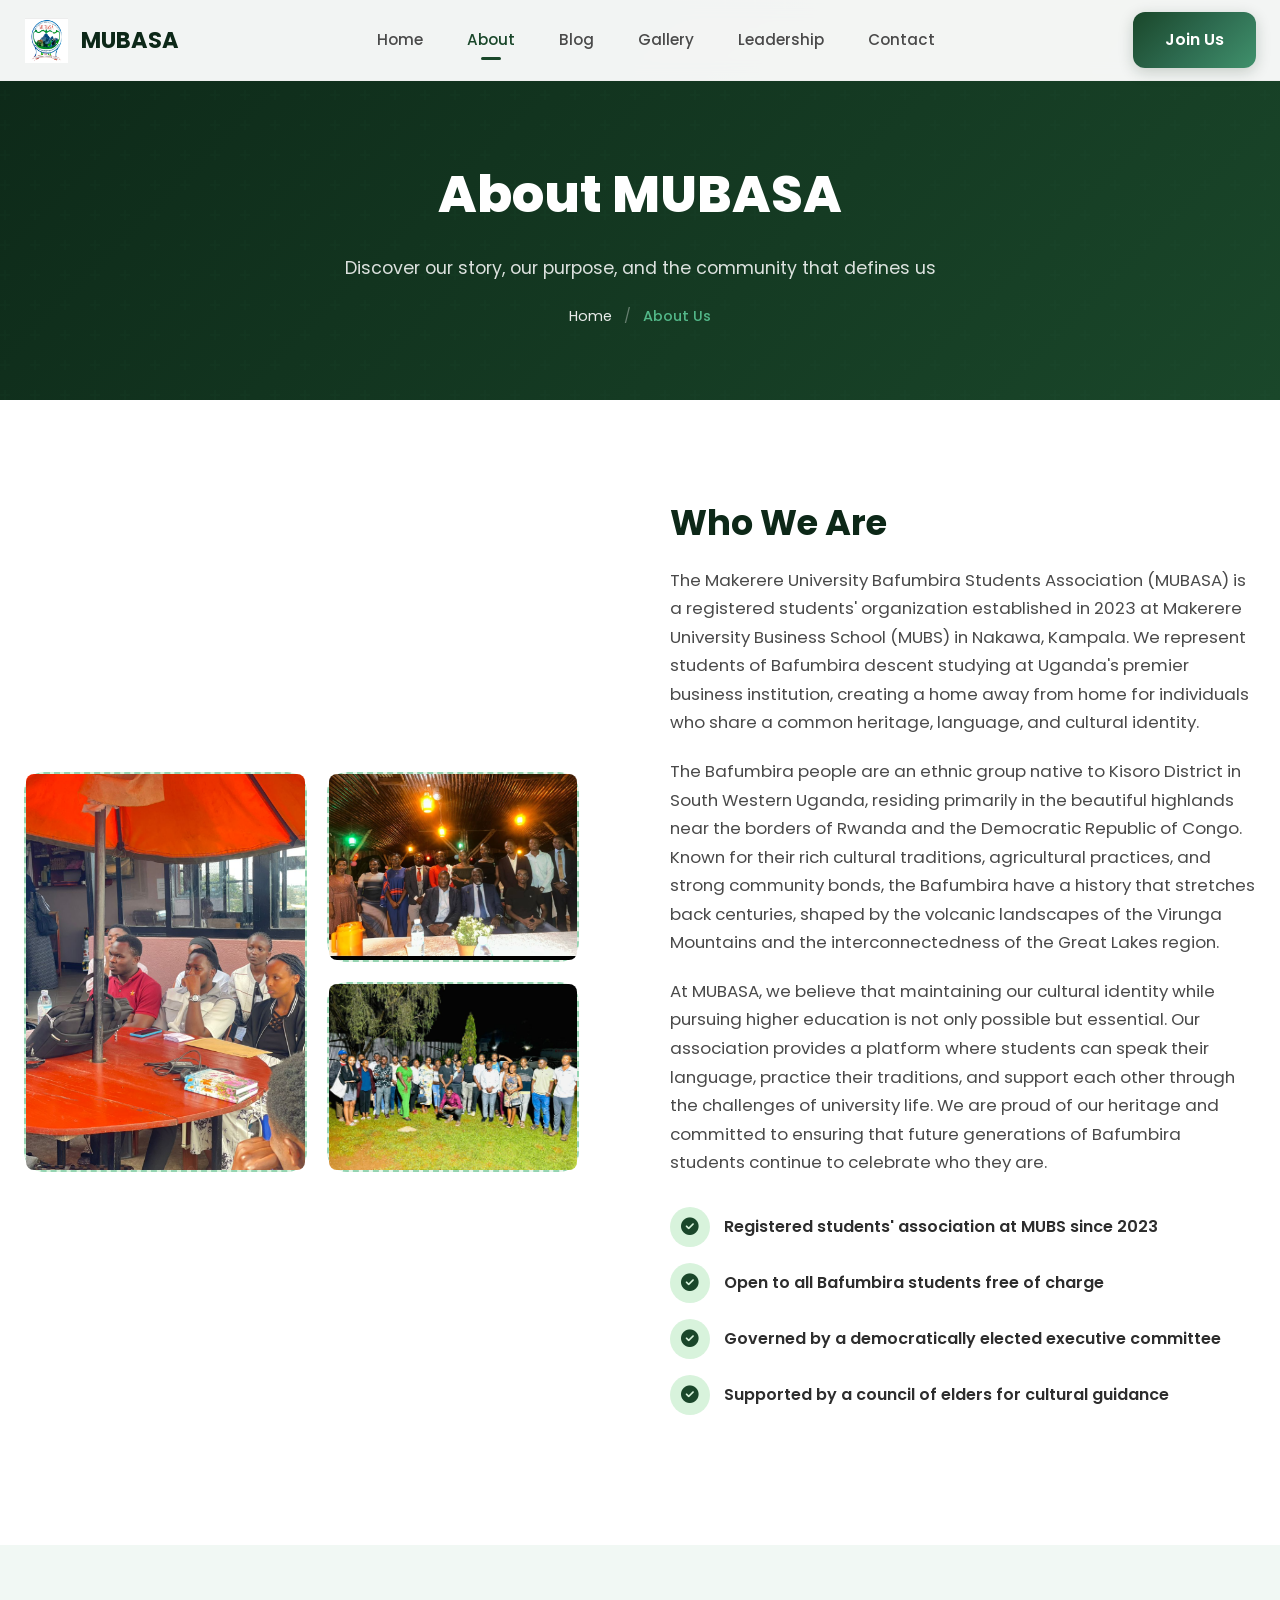
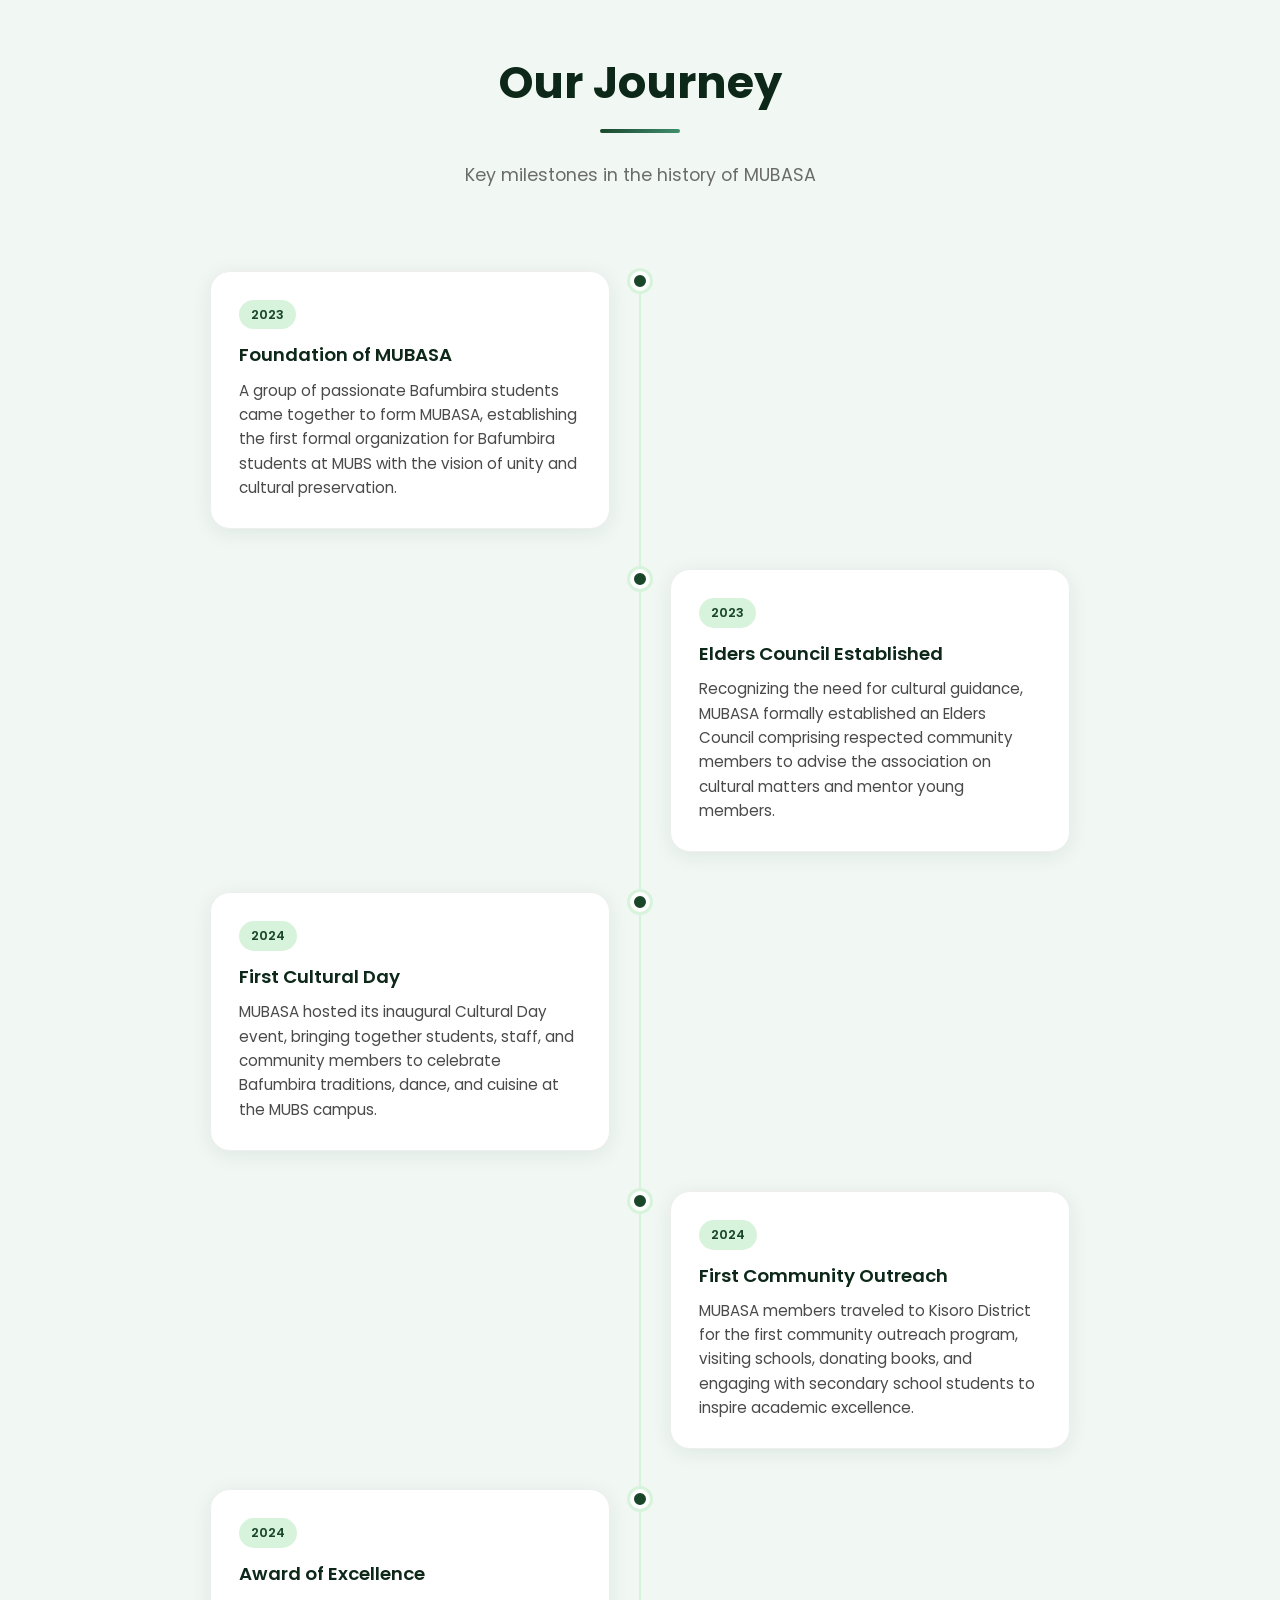
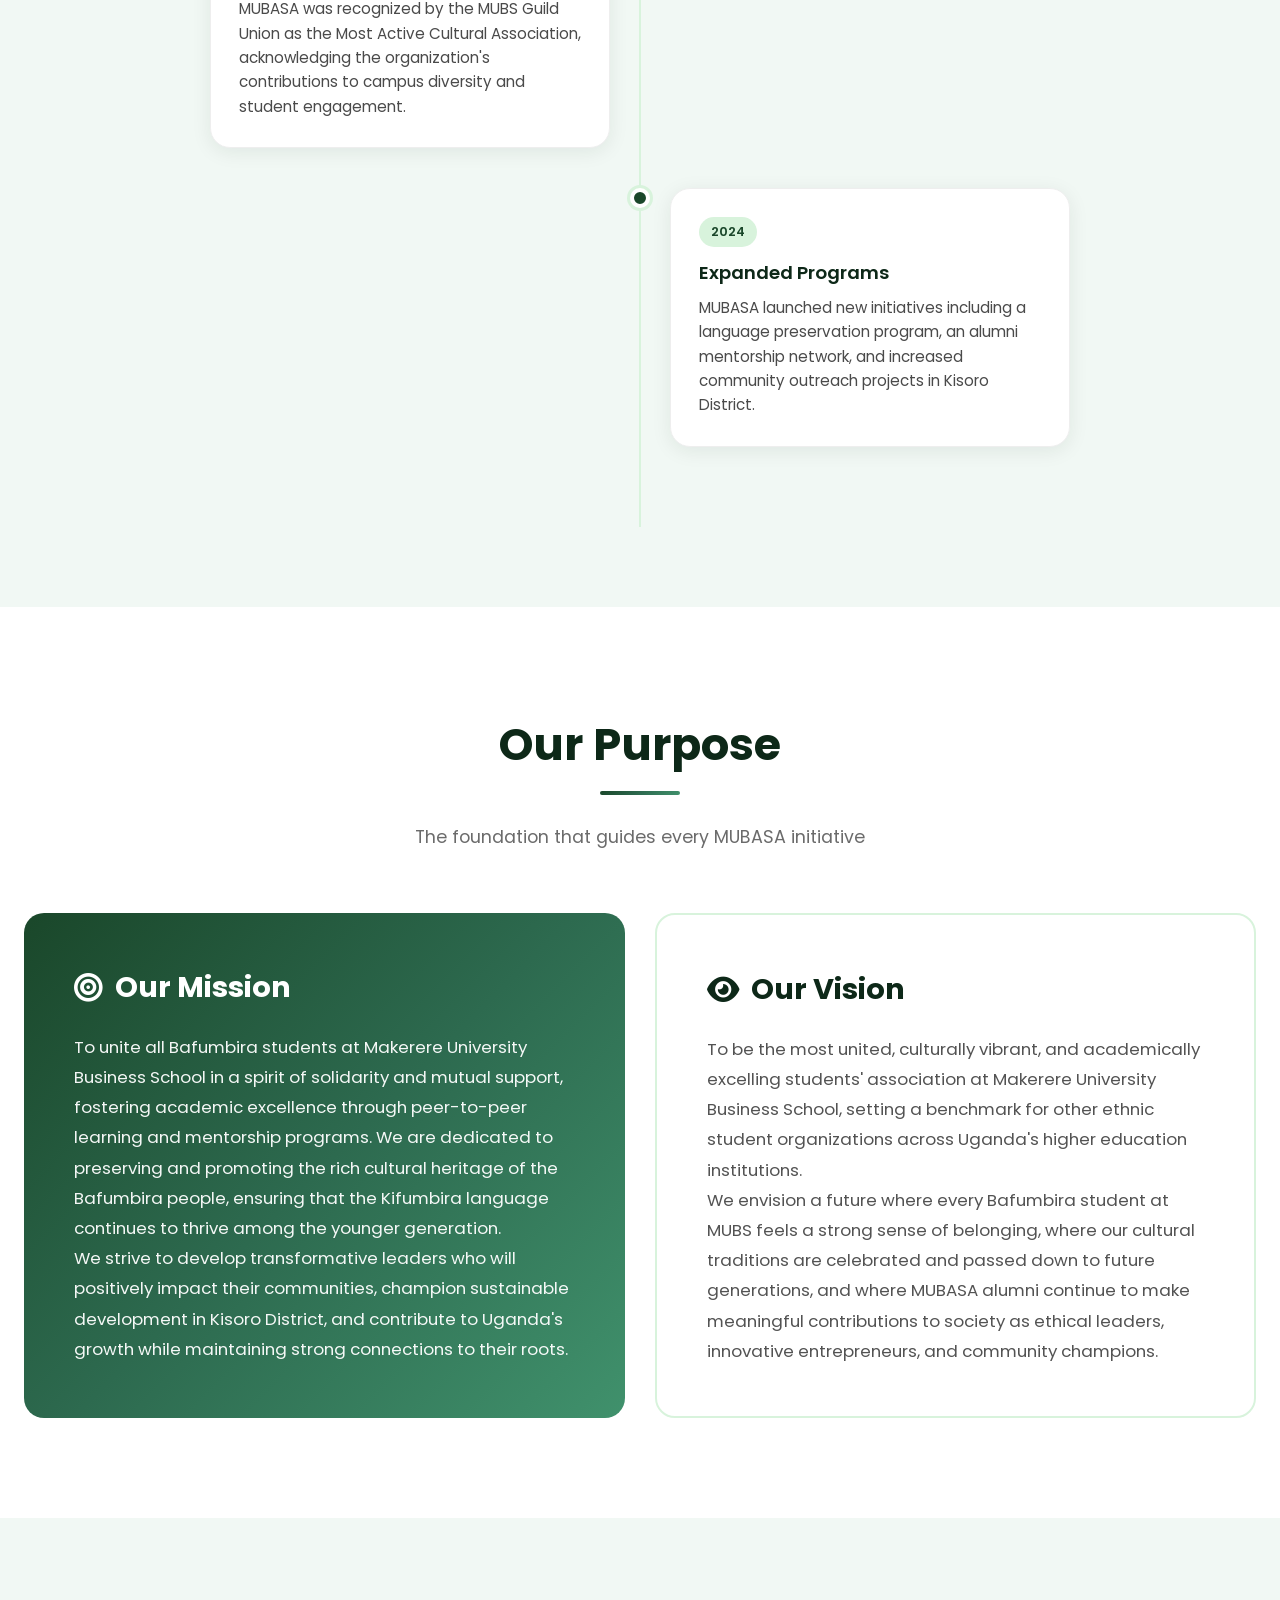
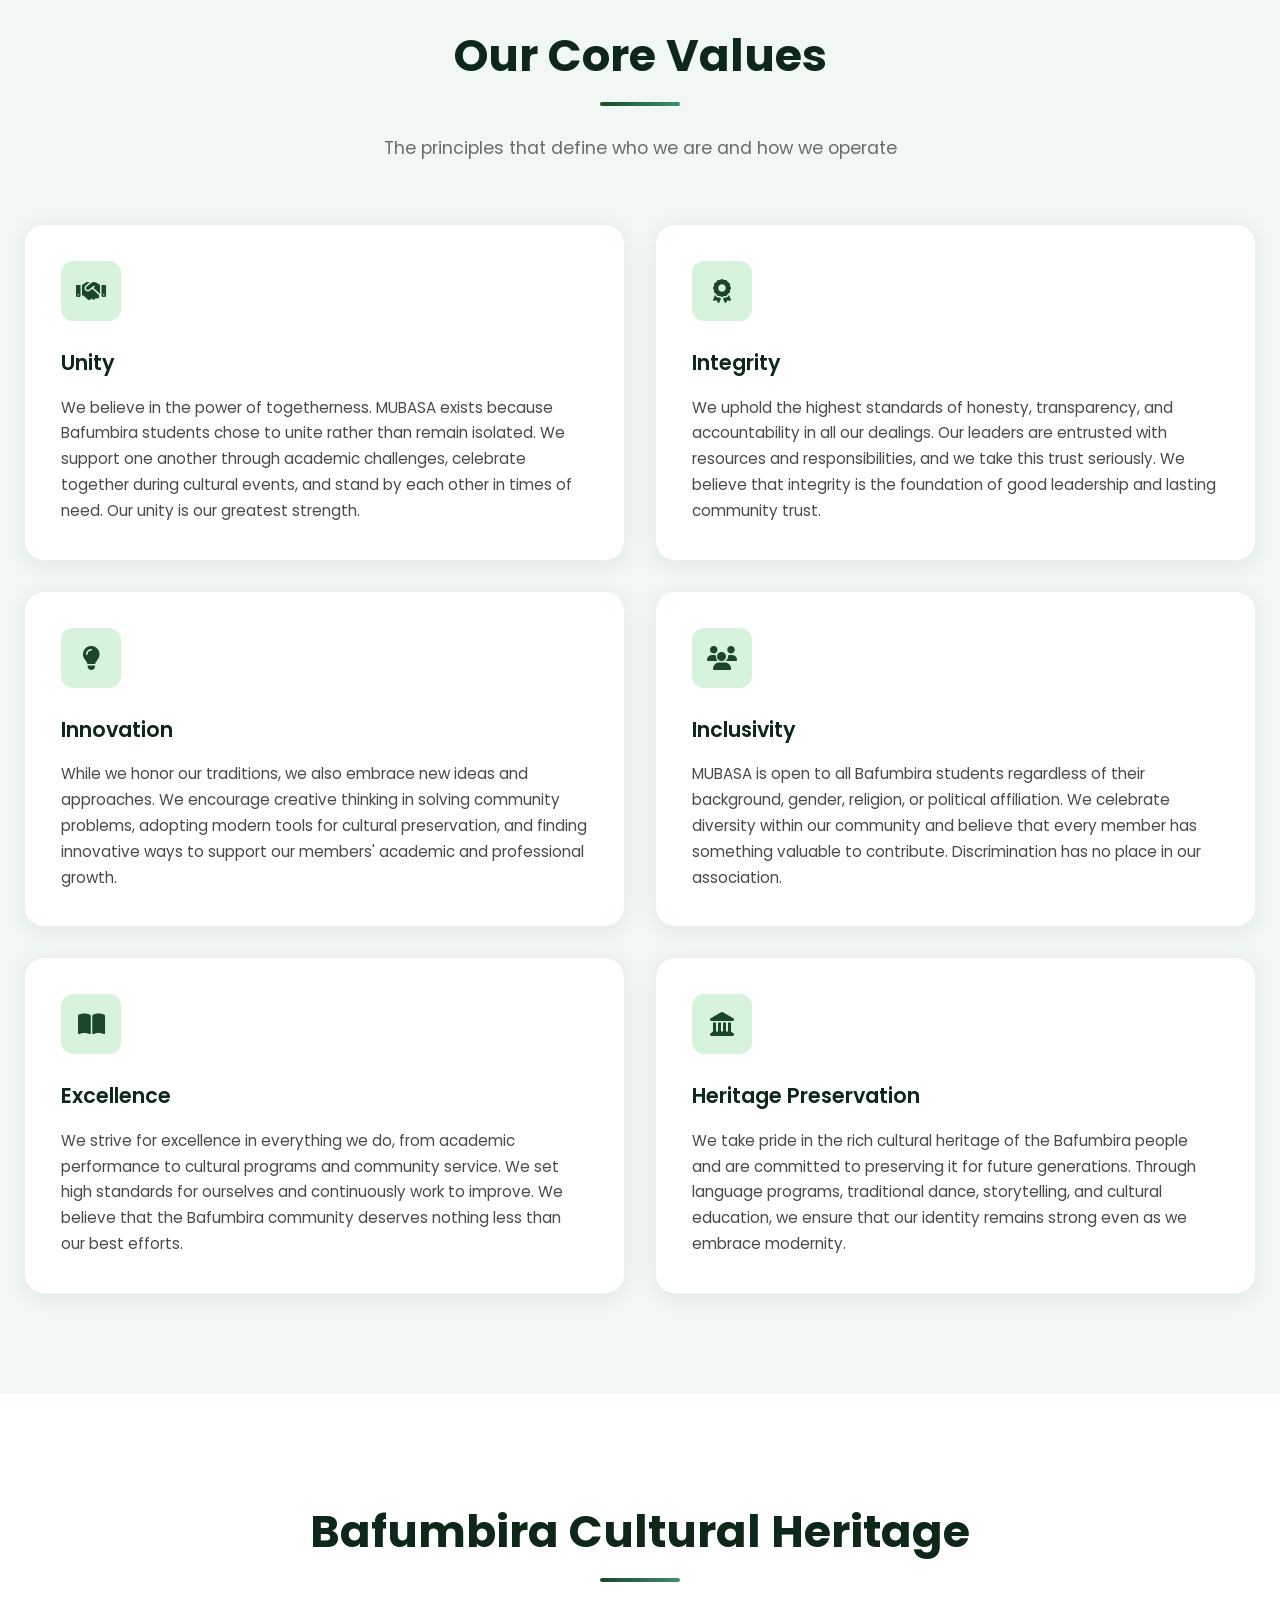
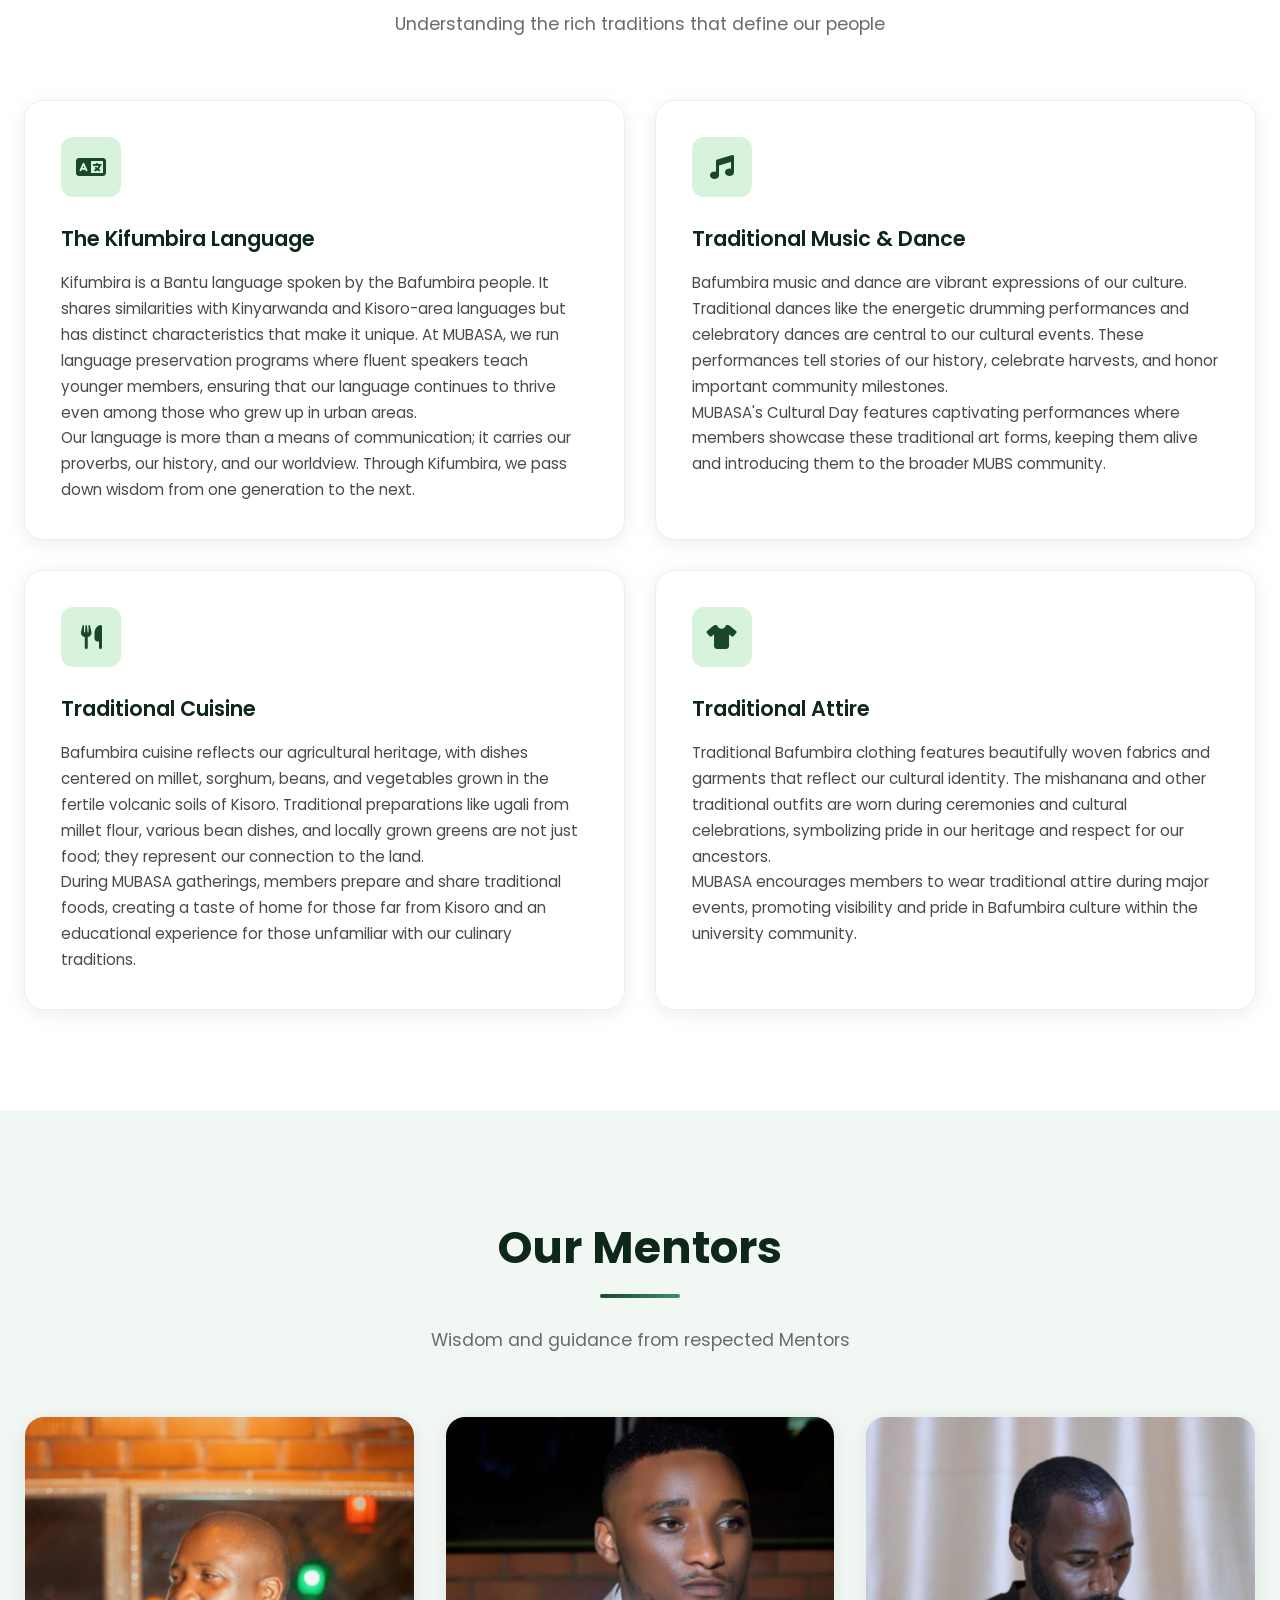
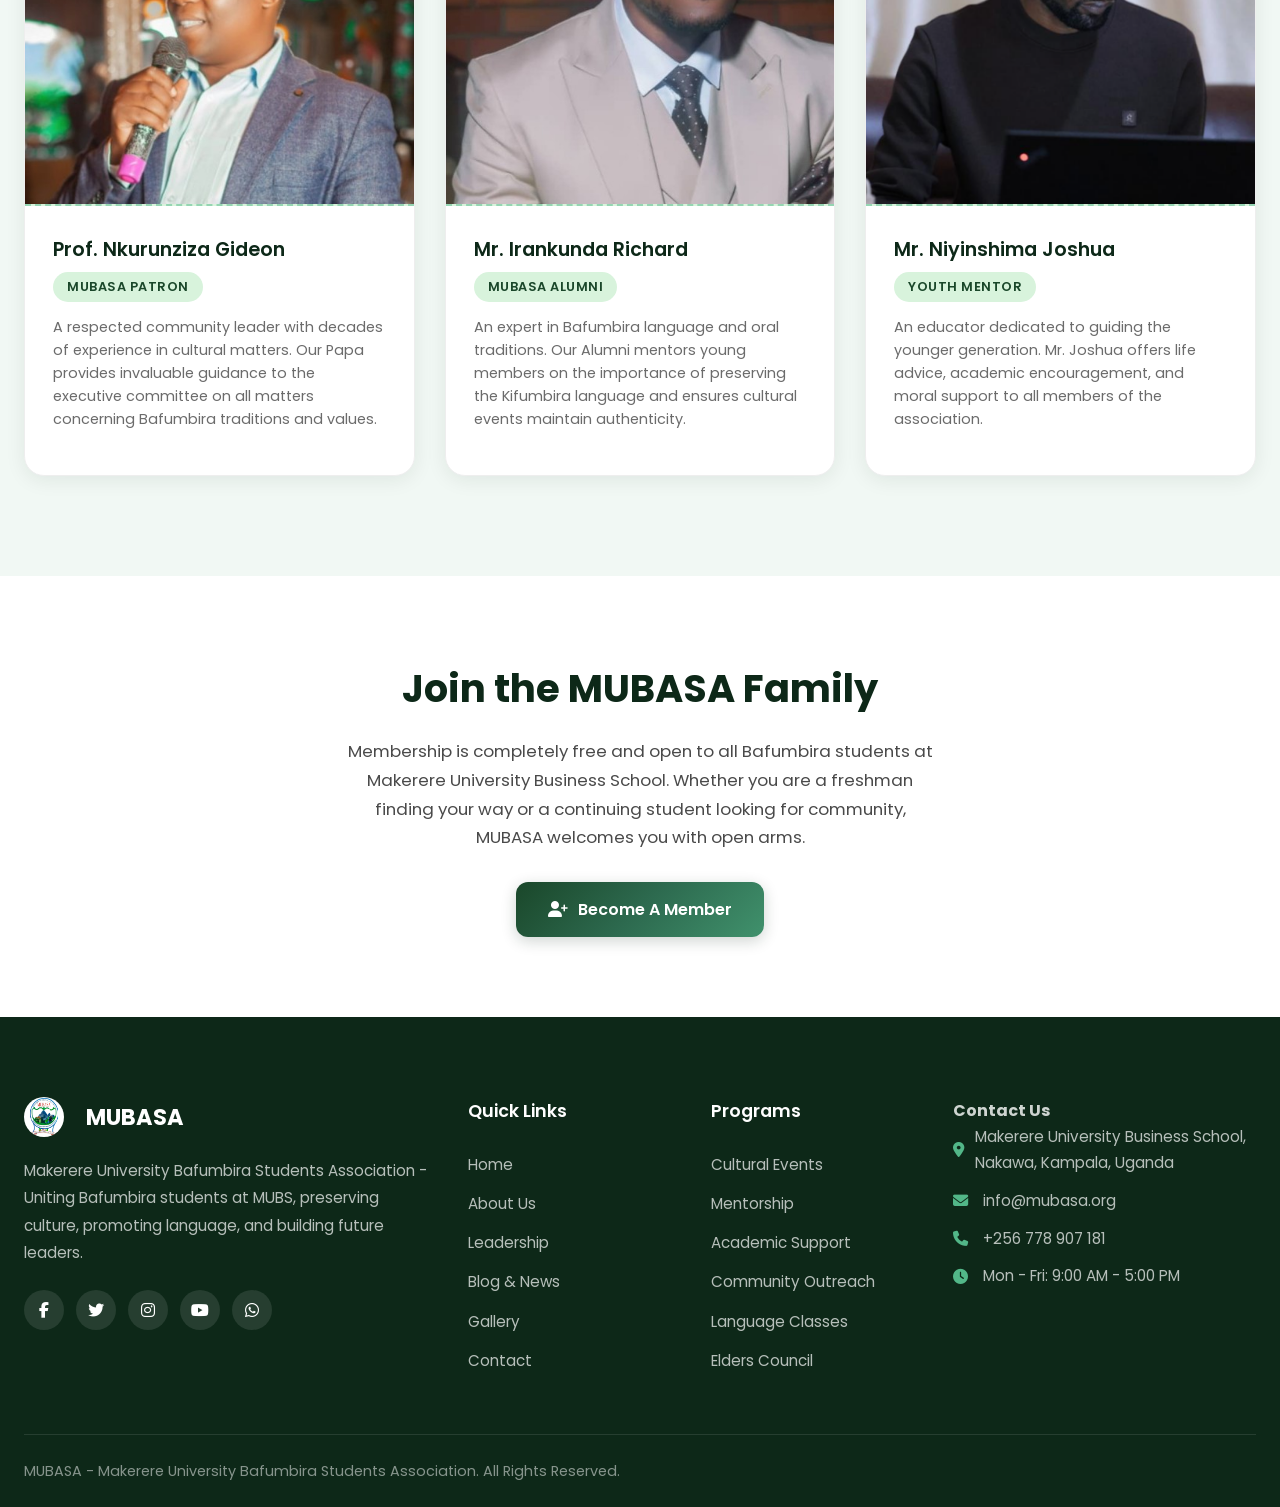
<file: about.html>
<!DOCTYPE html>
<html lang="en">
<head>
    <meta charset="UTF-8">
    <meta name="viewport" content="width=device-width, initial-scale=1.0">
    <meta name="description" content="Learn about MUBASA - our history, mission, vision, values, cultural heritage, and the elders council guiding our community.">
    <meta name="keywords" content="MUBASA About, Bafumbira History, MUBASA Mission, Bafumbira Culture, Elders Council">
    <title>About Us | MUBASA - Makerere University Bafumbira Students Association</title>
    <link rel="preconnect" href="https://fonts.googleapis.com">
    <link rel="preconnect" href="https://fonts.gstatic.com" crossorigin>
    <link href="https://fonts.googleapis.com/css2?family=Poppins:wght@300;400;500;600;700;800&display=swap" rel="stylesheet">
    <link rel="stylesheet" href="https://cdnjs.cloudflare.com/ajax/libs/font-awesome/6.5.1/css/all.min.css">
    <link rel="stylesheet" href="css/styles.css">
    <link rel="icon" href="images/favicon/android-chrome-192x192.png" type="image/png">
</head>
<body>
    <!-- ==================== NAVIGATION ==================== -->
    <nav class="navbar" id="navbar" role="navigation" aria-label="Main Navigation">
        <div class="nav-container">
            <a href="index.html" class="logo" aria-label="MUBASA Home">
                <div class="logo-icon"><img src="images/MUBS cambinet/mubasa logo.jpeg" alt="MUBASA logo"></div>
                <span>MUBASA</span>
            </a>
            <ul class="nav-links" id="navLinks">
                <li><a href="index.html">Home</a></li>
                <li><a href="about.html" class="active">About</a></li>
                <li><a href="blog.html">Blog</a></li>
                <li><a href="gallery.html">Gallery</a></li>
                <li><a href="leadership.html">Leadership</a></li>
                <li><a href="contact.html">Contact</a></li>
            </ul>
            <div class="nav-cta">
                <a href="contact.html" class="btn btn-primary">Join Us</a>
            </div>
            <button class="mobile-toggle" id="mobileToggle" aria-label="Toggle navigation menu" aria-expanded="false">
                <span></span>
                <span></span>
                <span></span>
            </button>
        </div>
    </nav>

    <!-- ==================== PAGE BANNER ==================== -->
    <header class="page-banner" role="banner">
        <div class="container">
            <div class="page-banner-content">
                <h1>About MUBASA</h1>
                <p>Discover our story, our purpose, and the community that defines us</p>
                <nav class="breadcrumb" aria-label="Breadcrumb">
                    <a href="index.html">Home</a>
                    <span class="separator">/</span>
                    <span class="current">About Us</span>
                </nav>
            </div>
        </div>
    </header>

    <!-- ==================== WHO WE ARE ==================== -->
    <section class="section-light" aria-labelledby="who-heading">
        <div class="container">
            <div class="about-content">
                <div class="about-images">
                    <div class="about-image-main">
                        <img src="images/mubasa gala/meet4.jpg" alt="">
                    </div>
                    <div class="about-image-small">
                        <img src="images/mubasa gala/party.jpg" alt="">
                    </div>
                    <div class="about-image-small">
                        <img src="images/mubasa gala/crew.jpg" alt="">
                    </div>
                </div>
                <div class="about-text">
                    <h3 id="who-heading">Who We Are</h3>
                    <p>
                        The Makerere University Bafumbira Students Association (MUBASA) is a registered 
                        students' organization established in 2023 at Makerere University Business School 
                        (MUBS) in Nakawa, Kampala. We represent students of Bafumbira descent studying 
                        at Uganda's premier business institution, creating a home away from home for 
                        individuals who share a common heritage, language, and cultural identity.
                    </p>
                    <p>
                        The Bafumbira people are an ethnic group native to Kisoro District in South Western 
                        Uganda, residing primarily in the beautiful highlands near the borders of Rwanda 
                        and the Democratic Republic of Congo. Known for their rich cultural traditions, 
                        agricultural practices, and strong community bonds, the Bafumbira have a history 
                        that stretches back centuries, shaped by the volcanic landscapes of the Virunga 
                        Mountains and the interconnectedness of the Great Lakes region.
                    </p>
                    <p>
                        At MUBASA, we believe that maintaining our cultural identity while pursuing higher 
                        education is not only possible but essential. Our association provides a platform 
                        where students can speak their language, practice their traditions, and support 
                        each other through the challenges of university life. We are proud of our heritage 
                        and committed to ensuring that future generations of Bafumbira students continue 
                        to celebrate who they are.
                    </p>
                    <div class="about-features">
                        <div class="about-feature">
                            <div class="about-feature-icon"><i class="fas fa-check-circle" aria-hidden="true"></i></div>
                            <span>Registered students' association at MUBS since 2023</span>
                        </div>
                        <div class="about-feature">
                            <div class="about-feature-icon"><i class="fas fa-check-circle" aria-hidden="true"></i></div>
                            <span>Open to all Bafumbira students free of charge</span>
                        </div>
                        <div class="about-feature">
                            <div class="about-feature-icon"><i class="fas fa-check-circle" aria-hidden="true"></i></div>
                            <span>Governed by a democratically elected executive committee</span>
                        </div>
                        <div class="about-feature">
                            <div class="about-feature-icon"><i class="fas fa-check-circle" aria-hidden="true"></i></div>
                            <span>Supported by a council of elders for cultural guidance</span>
                        </div>
                    </div>
                </div>
            </div>
        </div>
    </section>

    <!-- ==================== HISTORY TIMELINE ==================== -->
    <section class="section-bg" aria-labelledby="history-heading">
        <div class="container">
            <div class="section-header">
                <h2 id="history-heading">Our Journey</h2>
                <p>Key milestones in the history of MUBASA</p>
            </div>
            <div class="timeline">
                <div class="timeline-item animate fade-in-up">
                    <div class="timeline-dot"></div>
                    <div class="timeline-content">
                        <span class="year">2023</span>
                        <h4>Foundation of MUBASA</h4>
                        <p>A group of passionate Bafumbira students came together to form MUBASA, establishing the first formal organization for Bafumbira students at MUBS with the vision of unity and cultural preservation.</p>
                    </div>
                </div>
                <div class="timeline-item animate fade-in-up delay-1">
                    <div class="timeline-dot"></div>
                    <div class="timeline-content">
                        <span class="year">2023</span>
                        <h4>Elders Council Established</h4>
                        <p>Recognizing the need for cultural guidance, MUBASA formally established an Elders Council comprising
                            respected community members to advise the association on cultural matters and mentor young members.</p>
                    </div>
                </div>
                <div class="timeline-item animate fade-in-up delay-2">
                    <div class="timeline-dot"></div>
                    <div class="timeline-content">
                        <span class="year">2024</span>
                        <h4>First Cultural Day</h4>
                        <p>MUBASA hosted its inaugural Cultural Day event, bringing together students, staff, and community members to celebrate Bafumbira traditions, dance, and cuisine at the MUBS campus.</p>
                    </div>
                </div>
                
                <div class="timeline-item animate fade-in-up delay-3">
                    <div class="timeline-dot"></div>
                    <div class="timeline-content">
                        <span class="year">2024</span>
                        <h4>First Community Outreach</h4>
                        <p>MUBASA members traveled to Kisoro District for the first community outreach program, visiting schools, donating books, and engaging with secondary school students to inspire academic excellence.</p>
                    </div>
                </div>
            
                <div class="timeline-item animate fade-in-up delay-4">
                    <div class="timeline-dot"></div>
                    <div class="timeline-content">
                        <span class="year">2024</span>
                        <h4>Award of Excellence</h4>
                        <p>MUBASA was recognized by the MUBS Guild Union as the Most Active Cultural Association, acknowledging the organization's contributions to campus diversity and student engagement.</p>
                    </div>
                </div>
                <div class="timeline-item animate fade-in-up delay-6">
                    <div class="timeline-dot"></div>
                    <div class="timeline-content">
                        <span class="year">2024</span>
                        <h4>Expanded Programs</h4>
                        <p>MUBASA launched new initiatives including a language preservation program, an alumni mentorship network, and increased community outreach projects in Kisoro District.</p>
                    </div>
                </div>
            </div>
        </div>
    </section>

    <!-- ==================== MISSION & VISION ==================== -->
    <section class="section-light" aria-labelledby="purpose-heading">
        <div class="container">
            <div class="section-header">
                <h2 id="purpose-heading">Our Purpose</h2>
                <p>The foundation that guides every MUBASA initiative</p>
            </div>
            <div class="mission-vision-grid">
                <article class="mission-card animate fade-in-up">
                    <h3><i class="fas fa-bullseye" aria-hidden="true"></i> Our Mission</h3>
                    <p>
                        To unite all Bafumbira students at Makerere University Business School in a spirit 
                        of solidarity and mutual support, fostering academic excellence through peer-to-peer 
                        learning and mentorship programs. We are dedicated to preserving and promoting the 
                        rich cultural heritage of the Bafumbira people, ensuring that the Kifumbira language 
                        continues to thrive among the younger generation.
                    </p>
                    <p>
                        We strive to develop transformative leaders who will positively impact their 
                        communities, champion sustainable development in Kisoro District, and contribute 
                        to Uganda's growth while maintaining strong connections to their roots.
                    </p>
                </article>
                <article class="vision-card animate fade-in-up delay-1">
                    <h3><i class="fas fa-eye" aria-hidden="true"></i> Our Vision</h3>
                    <p>
                        To be the most united, culturally vibrant, and academically excelling students' 
                        association at Makerere University Business School, setting a benchmark for other 
                        ethnic student organizations across Uganda's higher education institutions.
                    </p>
                    <p>
                        We envision a future where every Bafumbira student at MUBS feels a strong sense 
                        of belonging, where our cultural traditions are celebrated and passed down to future 
                        generations, and where MUBASA alumni continue to make meaningful contributions to 
                        society as ethical leaders, innovative entrepreneurs, and community champions.
                    </p>
                </article>
            </div>
        </div>
    </section>

    <!-- ==================== CORE VALUES ==================== -->
    <section class="section-bg" aria-labelledby="values-heading">
        <div class="container">
            <div class="section-header">
                <h2 id="values-heading">Our Core Values</h2>
                <p>The principles that define who we are and how we operate</p>
            </div>
            <div class="grid-2">
                <article class="card animate fade-in-up">
                    <div class="card-icon"><i class="fas fa-handshake" aria-hidden="true"></i></div>
                    <h3>Unity</h3>
                    <p>
                        We believe in the power of togetherness. MUBASA exists because Bafumbira students 
                        chose to unite rather than remain isolated. We support one another through academic 
                        challenges, celebrate together during cultural events, and stand by each other in 
                        times of need. Our unity is our greatest strength.
                    </p>
                </article>
                <article class="card animate fade-in-up delay-1">
                    <div class="card-icon"><i class="fas fa-award" aria-hidden="true"></i></div>
                    <h3>Integrity</h3>
                    <p>
                        We uphold the highest standards of honesty, transparency, and accountability in all 
                        our dealings. Our leaders are entrusted with resources and responsibilities, and we 
                        take this trust seriously. We believe that integrity is the foundation of good 
                        leadership and lasting community trust.
                    </p>
                </article>
                <article class="card animate fade-in-up delay-2">
                    <div class="card-icon"><i class="fas fa-lightbulb" aria-hidden="true"></i></div>
                    <h3>Innovation</h3>
                    <p>
                        While we honor our traditions, we also embrace new ideas and approaches. We encourage 
                        creative thinking in solving community problems, adopting modern tools for cultural 
                        preservation, and finding innovative ways to support our members' academic and 
                        professional growth.
                    </p>
                </article>
                <article class="card animate fade-in-up delay-3">
                    <div class="card-icon"><i class="fas fa-users" aria-hidden="true"></i></div>
                    <h3>Inclusivity</h3>
                    <p>
                        MUBASA is open to all Bafumbira students regardless of their background, gender, 
                        religion, or political affiliation. We celebrate diversity within our community and 
                        believe that every member has something valuable to contribute. Discrimination has 
                        no place in our association.
                    </p>
                </article>
                <article class="card animate fade-in-up delay-4">
                    <div class="card-icon"><i class="fas fa-book-open" aria-hidden="true"></i></div>
                    <h3>Excellence</h3>
                    <p>
                        We strive for excellence in everything we do, from academic performance to cultural 
                        programs and community service. We set high standards for ourselves and continuously 
                        work to improve. We believe that the Bafumbira community deserves nothing less than 
                        our best efforts.
                    </p>
                </article>
                <article class="card animate fade-in-up delay-5">
                    <div class="card-icon"><i class="fas fa-landmark" aria-hidden="true"></i></div>
                    <h3>Heritage Preservation</h3>
                    <p>
                        We take pride in the rich cultural heritage of the Bafumbira people and are committed 
                        to preserving it for future generations. Through language programs, traditional dance, 
                        storytelling, and cultural education, we ensure that our identity remains strong even 
                        as we embrace modernity.
                    </p>
                </article>
            </div>
        </div>
    </section>

    <!-- ==================== CULTURAL HERITAGE ==================== -->
    <section class="section-light" aria-labelledby="culture-heading">
        <div class="container">
            <div class="section-header">
                <h2 id="culture-heading">Bafumbira Cultural Heritage</h2>
                <p>Understanding the rich traditions that define our people</p>
            </div>
            <div class="grid-2">
                <article class="card animate fade-in-up">
                    <div class="card-icon"><i class="fas fa-language" aria-hidden="true"></i></div>
                    <h3>The Kifumbira Language</h3>
                    <p>
                        Kifumbira is a Bantu language spoken by the Bafumbira people. It shares similarities 
                        with Kinyarwanda and Kisoro-area languages but has distinct characteristics that make 
                        it unique. At MUBASA, we run language preservation programs where fluent speakers 
                        teach younger members, ensuring that our language continues to thrive even among 
                        those who grew up in urban areas.
                    </p>
                    <p>
                        Our language is more than a means of communication; it carries our proverbs, our 
                        history, and our worldview. Through Kifumbira, we pass down wisdom from one generation 
                        to the next.
                    </p>
                </article>
                <article class="card animate fade-in-up delay-1">
                    <div class="card-icon"><i class="fas fa-music" aria-hidden="true"></i></div>
                    <h3>Traditional Music &amp; Dance</h3>
                    <p>
                        Bafumbira music and dance are vibrant expressions of our culture. Traditional dances 
                        like the energetic drumming performances and celebratory dances are central to our 
                        cultural events. These performances tell stories of our history, celebrate harvests, 
                        and honor important community milestones.
                    </p>
                    <p>
                        MUBASA's Cultural Day features captivating performances where members showcase these 
                        traditional art forms, keeping them alive and introducing them to the broader MUBS 
                        community.
                    </p>
                </article>
                <article class="card animate fade-in-up delay-2">
                    <div class="card-icon"><i class="fas fa-utensils" aria-hidden="true"></i></div>
                    <h3>Traditional Cuisine</h3>
                    <p>
                        Bafumbira cuisine reflects our agricultural heritage, with dishes centered on millet, 
                        sorghum, beans, and vegetables grown in the fertile volcanic soils of Kisoro. 
                        Traditional preparations like ugali from millet flour, various bean dishes, and 
                        locally grown greens are not just food; they represent our connection to the land.
                    </p>
                    <p>
                        During MUBASA gatherings, members prepare and share traditional foods, creating a 
                        taste of home for those far from Kisoro and an educational experience for those 
                        unfamiliar with our culinary traditions.
                    </p>
                </article>
                <article class="card animate fade-in-up delay-3">
                    <div class="card-icon"><i class="fas fa-tshirt" aria-hidden="true"></i></div>
                    <h3>Traditional Attire</h3>
                    <p>
                        Traditional Bafumbira clothing features beautifully woven fabrics and garments that 
                        reflect our cultural identity. The mishanana and other traditional outfits are worn 
                        during ceremonies and cultural celebrations, symbolizing pride in our heritage and 
                        respect for our ancestors.
                    </p>
                    <p>
                        MUBASA encourages members to wear traditional attire during major events, promoting 
                        visibility and pride in Bafumbira culture within the university community.
                    </p>
                </article>
            </div>
        </div>
    </section>

    <!-- ==================== ELDERS COUNCIL ==================== -->
    <section class="section-bg" aria-labelledby="elders-heading">
        <div class="container">
            <div class="section-header">
                <h2 id="elders-heading">Our Mentors</h2>
                <p>Wisdom and guidance from respected Mentors</p>
            </div>
            <div class="grid-3">
                <article class="leader-card animate fade-in-up">
                    <div class="leader-image" role="img" aria-label="Elder Chairman photo placeholder">
                        <img src="images/Advisors/mubasa patron.jpeg" alt="">
                    </div>
                    <div class="leader-info">
                        <h4>Prof. Nkurunziza Gideon</h4>
                        <span class="role">MUBASA Patron</span>
                        <p>
                            A respected community leader with decades of experience in cultural matters.
                            Our Papa provides invaluable guidance to the executive committee on all
                            matters concerning Bafumbira traditions and values.
                        </p>
                    </div>
                </article>
                <article class="leader-card animate fade-in-up delay-1">
                    <div class="leader-image" role="img" aria-label="Elder Advisor photo placeholder">
                        <img src="images/Advisors/mubasa Alumini.jpeg" alt="">
                    </div>
                    <div class="leader-info">
                        <h4>Mr. Irankunda Richard</h4>
                        <span class="role">MUBASA ALUMNI</span>
                        <p>
                            An expert in Bafumbira language and oral traditions. Our Alumni mentors
                            young members on the importance of preserving the Kifumbira language and
                            ensures cultural events maintain authenticity.
                        </p>
                    </div>
                </article>
                <article class="leader-card animate fade-in-up delay-2">
                    <div class="leader-image" role="img" aria-label="Youth Mentor photo placeholder">
                        <img src="images/MUBS cambinet/joshua.png" alt="">
                    </div>
                    <div class="leader-info">
                        <h4>Mr. Niyinshima Joshua</h4>
                        <span class="role">Youth Mentor</span>
                        <p>
                            An educator dedicated to guiding the younger generation. Mr. Joshua
                            offers life advice, academic encouragement, and moral support to all members
                            of the association.
                        </p>
                    </div>
                </article>
            </div>
        </div>
    </section>

    <!-- ==================== CTA SECTION ==================== -->
    <section class="cta-section section-light" aria-labelledby="join-heading">
        <div class="container">
            <h2 id="join-heading">Join the MUBASA Family</h2>
            <p>
                Membership is completely free and open to all Bafumbira students at Makerere University 
                Business School. Whether you are a freshman finding your way or a continuing student 
                looking for community, MUBASA welcomes you with open arms.
            </p>
            <a href="contact.html" class="btn btn-primary">
                <i class="fas fa-user-plus" aria-hidden="true"></i>
                Become a Member
            </a>
        </div>
    </section>

    <!-- ==================== FOOTER ==================== -->
    <footer class="footer" role="contentinfo">
        <div class="container">
            <div class="footer-grid">
                <div class="footer-brand">
                    <a href="index.html" class="logo" aria-label="MUBASA Home">
                        <img src="images/MUBS cambinet/mubasa logo.jpeg" alt="MUBASA Logo" class="footer-logo">
                        <span>MUBASA</span>
                    </a>
                    <p>
                        Makerere University Bafumbira Students Association - Uniting Bafumbira students 
                        at MUBS, preserving culture, promoting language, and building future leaders.
                    </p>
                    <div class="footer-social">
                        <a href="#" aria-label="Facebook"><i class="fab fa-facebook-f"></i></a>
                        <a href="#" aria-label="Twitter"><i class="fab fa-twitter"></i></a>
                        <a href="#" aria-label="Instagram"><i class="fab fa-instagram"></i></a>
                        <a href="#" aria-label="YouTube"><i class="fab fa-youtube"></i></a>
                        <a href="#" aria-label="WhatsApp"><i class="fab fa-whatsapp"></i></a>
                    </div>
                </div>
                <div class="footer-links">
                    <h4>Quick Links</h4>
                    <ul>
                        <li><a href="index.html">Home</a></li>
                        <li><a href="about.html">About Us</a></li>
                        <li><a href="leadership.html">Leadership</a></li>
                        <li><a href="blog.html">Blog &amp; News</a></li>
                        <li><a href="gallery.html">Gallery</a></li>
                        <li><a href="contact.html">Contact</a></li>
                    </ul>
                </div>
                <div class="footer-links">
                    <h4>Programs</h4>
                    <ul>
                        <li><a href="about.html">Cultural Events</a></li>
                        <li><a href="about.html">Mentorship</a></li>
                        <li><a href="about.html">Academic Support</a></li>
                        <li><a href="about.html">Community Outreach</a></li>
                        <li><a href="about.html">Language Classes</a></li>
                        <li><a href="about.html">Elders Council</a></li>
                    </ul>
                </div>
                <div class="footer-contact">
                    <h4>Contact Us</h4>
                    <p><i class="fas fa-map-marker-alt" aria-hidden="true"></i> Makerere University Business School, Nakawa, Kampala, Uganda</p>
                    <p><i class="fas fa-envelope" aria-hidden="true"></i> info@mubasa.org</p>
                    <p><i class="fas fa-phone" aria-hidden="true"></i> +256 778 907 181</p>
                    <p><i class="fas fa-clock" aria-hidden="true"></i> Mon - Fri: 9:00 AM - 5:00 PM</p>
                </div>
            </div>
            <div class="footer-bottom">
                <p> MUBASA - Makerere University Bafumbira Students Association. All Rights Reserved.</p>
            </div>
        </div>
    </footer>

    <!-- ==================== SCROLL TO TOP ==================== -->
    <button class="scroll-top" id="scrollTop" aria-label="Scroll to top">
        <i class="fas fa-chevron-up" aria-hidden="true"></i>
    </button>

<!-- ==================== JAVASCRIPT ==================== -->
    <script src="js/animations.js"></script>

</body>
</html>
</file>
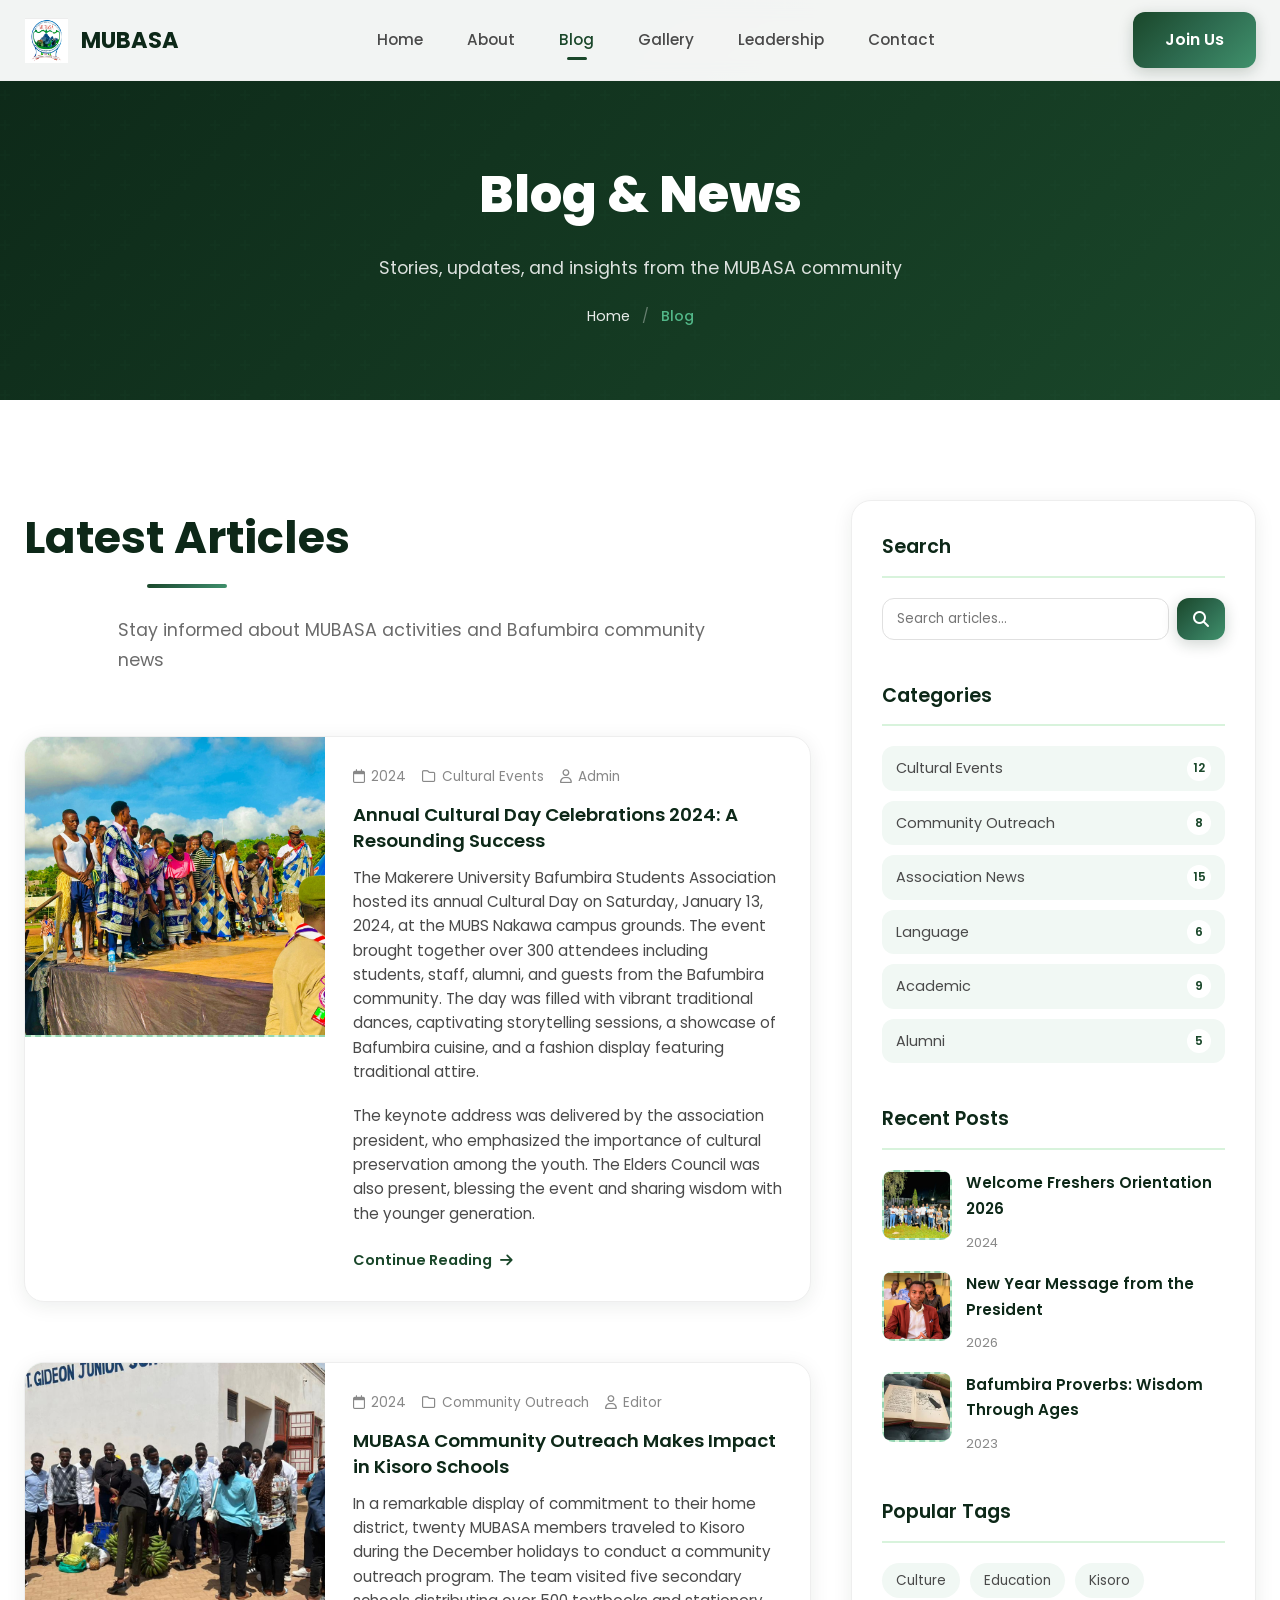
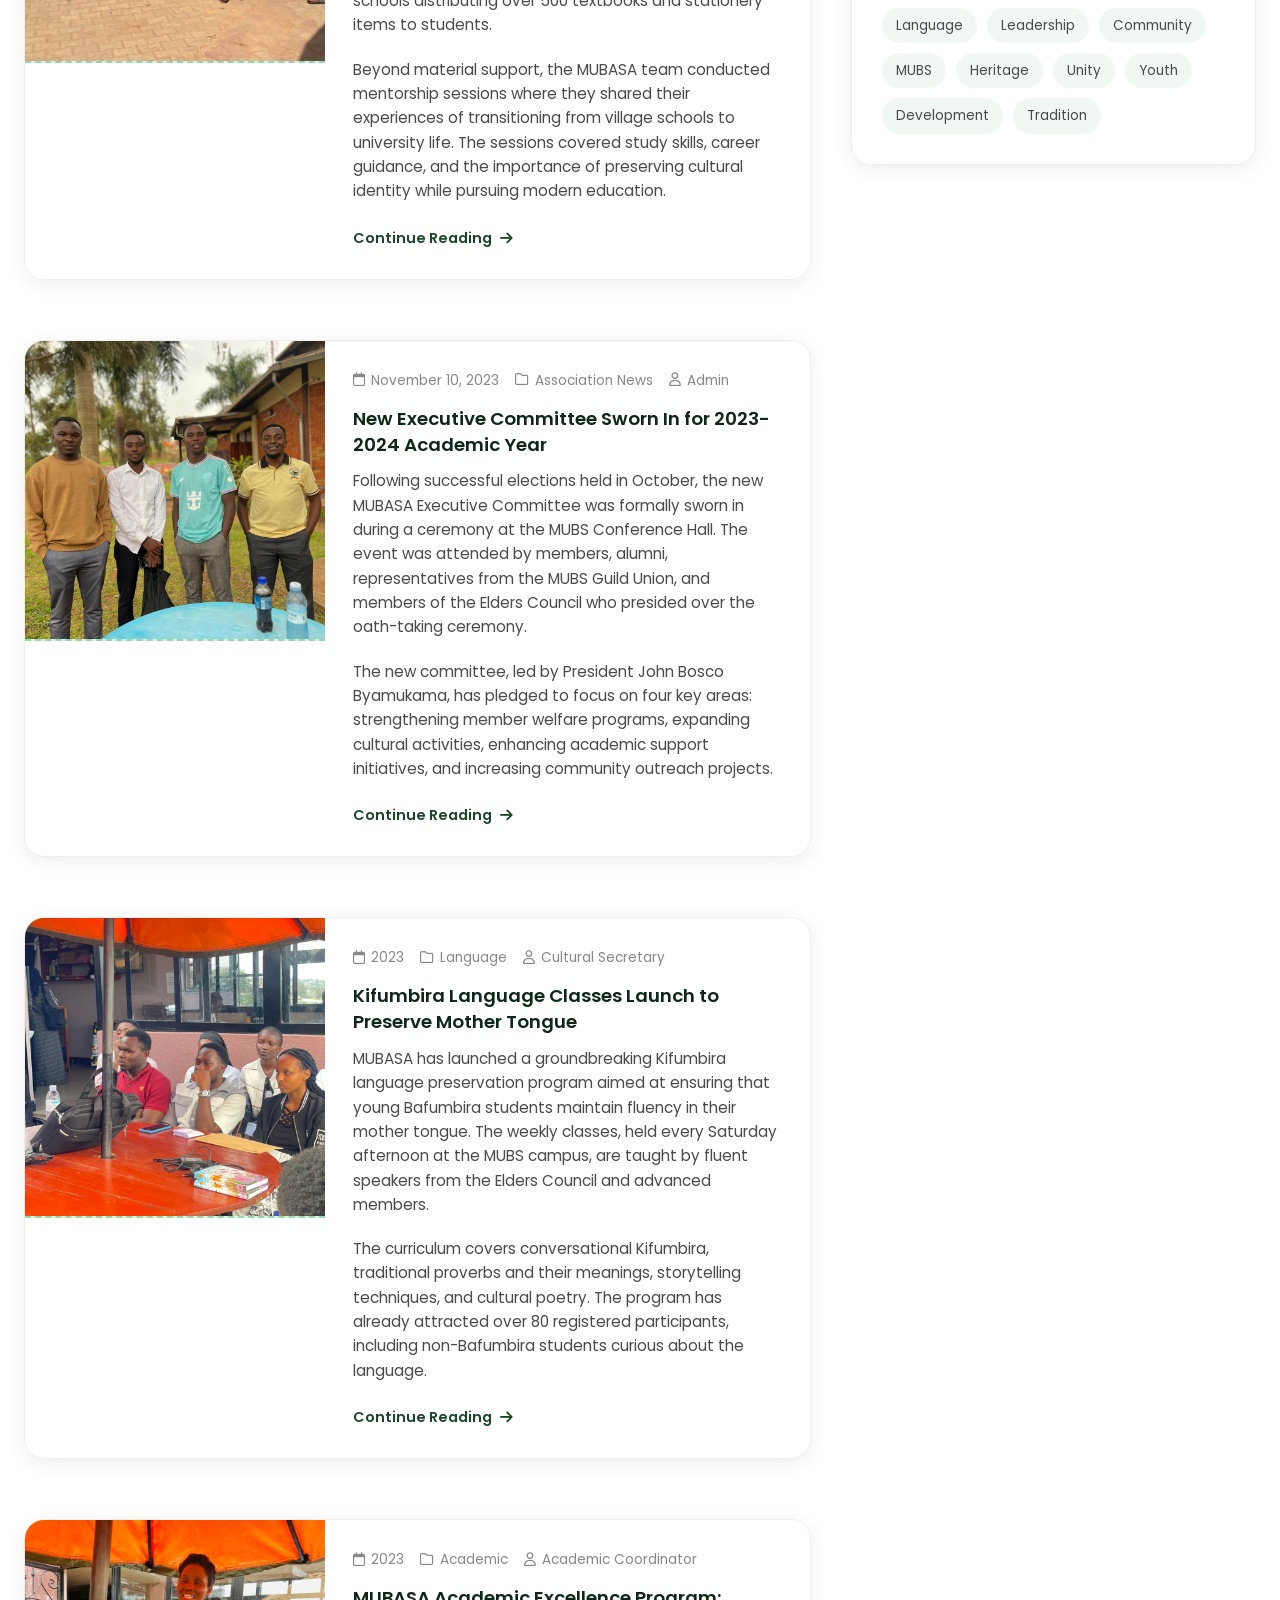
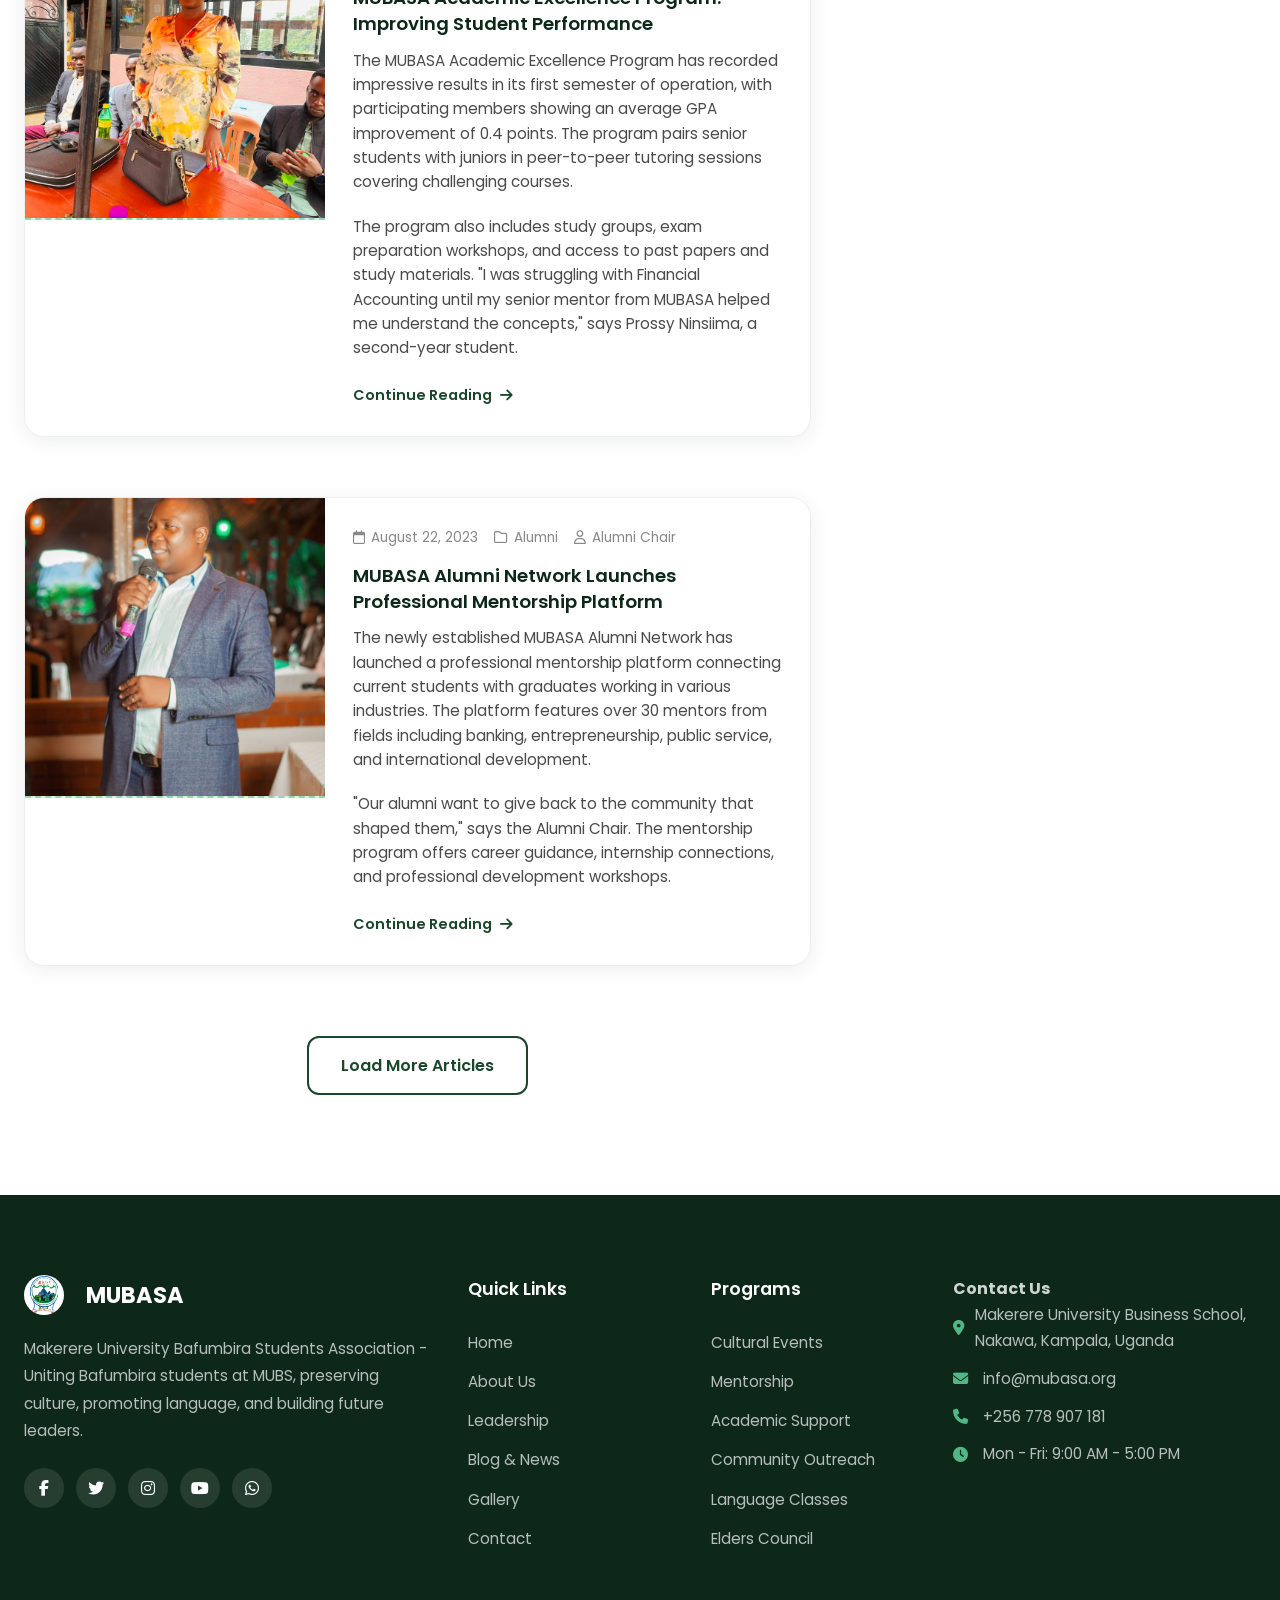
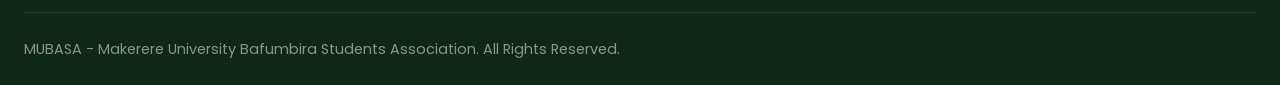
<file: blog.html>
<!DOCTYPE html>
<html lang="en">
<head>
    <meta charset="UTF-8">
    <meta name="viewport" content="width=device-width, initial-scale=1.0">
    <meta name="description" content="Read the latest news, stories, and updates from MUBASA. Cultural events, academic support, community outreach, and more.">
    <meta name="keywords" content="MUBASA Blog, Bafumbira News, MUBS Events, Cultural Stories">
    <title>Blog &amp; News | MUBASA - Makerere University Bafumbira Students Association</title>
    <link rel="preconnect" href="https://fonts.googleapis.com">
    <link rel="preconnect" href="https://fonts.gstatic.com" crossorigin>
    <link href="https://fonts.googleapis.com/css2?family=Poppins:wght@300;400;500;600;700;800&display=swap" rel="stylesheet">
    <link rel="stylesheet" href="https://cdnjs.cloudflare.com/ajax/libs/font-awesome/6.5.1/css/all.min.css">
    <link rel="stylesheet" href="css/styles.css">
    <link rel="icon" href="images/favicon/android-chrome-192x192.png" type="image/png">
</head>
<body>
    <!-- ==================== NAVIGATION ==================== -->
    <nav class="navbar" id="navbar" role="navigation" aria-label="Main Navigation">
        <div class="nav-container">
            <a href="index.html" class="logo" aria-label="MUBASA Home">
                <div class="logo-icon"><img src="images/MUBS cambinet/mubasa logo.jpeg" alt="MUBASA logo"></div>
                <span>MUBASA</span>
            </a>
            <ul class="nav-links" id="navLinks">
                <li><a href="index.html">Home</a></li>
                <li><a href="about.html">About</a></li>
                <li><a href="blog.html" class="active">Blog</a></li>
                <li><a href="gallery.html">Gallery</a></li>
                <li><a href="leadership.html">Leadership</a></li>
                <li><a href="contact.html">Contact</a></li>
            </ul>
            <div class="nav-cta">
                <a href="contact.html" class="btn btn-primary">Join Us</a>
            </div>
            <button class="mobile-toggle" id="mobileToggle" aria-label="Toggle navigation menu" aria-expanded="false">
                <span></span>
                <span></span>
                <span></span>
            </button>
        </div>
    </nav>

    <!-- ==================== PAGE BANNER ==================== -->
    <header class="page-banner" role="banner">
        <div class="container">
            <div class="page-banner-content">
                <h1>Blog &amp; News</h1>
                <p>Stories, updates, and insights from the MUBASA community</p>
                <nav class="breadcrumb" aria-label="Breadcrumb">
                    <a href="index.html">Home</a>
                    <span class="separator">/</span>
                    <span class="current">Blog</span>
                </nav>
            </div>
        </div>
    </header>

    <!-- ==================== BLOG SECTION ==================== -->
    <section class="section-light" aria-labelledby="blog-heading">
        <div class="container">
            <div class="blog-layout">
                <!-- Main Content -->
                <div class="blog-main">
                    <div class="section-header" style="text-align: left;">
                        <h2 id="blog-heading">Latest Articles</h2>
                        <p>Stay informed about MUBASA activities and Bafumbira community news</p>
                    </div>

                    <div class="blog-grid" style="grid-template-columns: 1fr;">
                        <!-- Article 1 -->
                        <article class="blog-card animate fade-in-up">
                            <div class="blog-image">
                                <img src="images/mubasa gallery/IMG-20260429-WA0428.jpg" alt="">
                            </div>
                            <div class="blog-content">
                                <div class="blog-meta">
                                    <span><i class="far fa-calendar" aria-hidden="true"></i>2024</span>
                                    <span><i class="far fa-folder" aria-hidden="true"></i> Cultural Events</span>
                                    <span><i class="far fa-user" aria-hidden="true"></i> Admin</span>
                                </div>
                                <h3><a href="#">Annual Cultural Day Celebrations 2024: A Resounding Success</a></h3>
                                <p>
                                    The Makerere University Bafumbira Students Association hosted its annual Cultural Day 
                                    on Saturday, January 13, 2024, at the MUBS Nakawa campus grounds. The event brought 
                                    together over 300 attendees including students, staff, alumni, and guests from the 
                                    Bafumbira community. The day was filled with vibrant traditional dances, captivating 
                                    storytelling sessions, a showcase of Bafumbira cuisine, and a fashion display featuring 
                                    traditional attire.
                                </p>
                                <p>
                                    The keynote address was delivered by the association president, who emphasized the 
                                    importance of cultural preservation among the youth. The Elders Council was also present, 
                                    blessing the event and sharing wisdom with the younger generation.
                                </p>
                                <a href="#" class="read-more">Continue Reading <i class="fas fa-arrow-right" aria-hidden="true"></i></a>
                            </div>
                        </article>

                        <!-- Article 2 -->
                        <article class="blog-card animate fade-in-up">
                            <div class="blog-image">
                                <img src="images/outreach/IMG-20251013-WA0102.jpg" alt="">
                            </div>
                            <div class="blog-content">
                                <div class="blog-meta">
                                    <span><i class="far fa-calendar" aria-hidden="true"></i> 2024</span>
                                    <span><i class="far fa-folder" aria-hidden="true"></i> Community Outreach</span>
                                    <span><i class="far fa-user" aria-hidden="true"></i> Editor</span>
                                </div>
                                <h3><a href="#">MUBASA Community Outreach Makes Impact in Kisoro Schools</a></h3>
                                <p>
                                    In a remarkable display of commitment to their home district, twenty MUBASA members 
                                    traveled to Kisoro during the December holidays to conduct a community outreach 
                                    program. The team visited five secondary schools distributing over 500 textbooks 
                                    and stationery items to students.
                                </p>
                                <p>
                                    Beyond material support, the MUBASA team conducted mentorship sessions where they 
                                    shared their experiences of transitioning from village schools to university life. 
                                    The sessions covered study skills, career guidance, and the importance of preserving 
                                    cultural identity while pursuing modern education.
                                </p>
                                <a href="#" class="read-more">Continue Reading <i class="fas fa-arrow-right" aria-hidden="true"></i></a>
                            </div>
                        </article>

                        <!-- Article 3 -->
                        <article class="blog-card animate fade-in-up">
                            <div class="blog-image">
                                <img src="images/outreach/IMG-20250816-WA0026.jpg" alt="">
                            </div>
                            <div class="blog-content">
                                <div class="blog-meta">
                                    <span><i class="far fa-calendar" aria-hidden="true"></i> November 10, 2023</span>
                                    <span><i class="far fa-folder" aria-hidden="true"></i> Association News</span>
                                    <span><i class="far fa-user" aria-hidden="true"></i> Admin</span>
                                </div>
                                <h3><a href="#">New Executive Committee Sworn In for 2023-2024 Academic Year</a></h3>
                                <p>
                                    Following successful elections held in October, the new MUBASA Executive Committee 
                                    was formally sworn in during a ceremony at the MUBS Conference Hall. The event was 
                                    attended by members, alumni, representatives from the MUBS Guild Union, and members 
                                    of the Elders Council who presided over the oath-taking ceremony.
                                </p>
                                <p>
                                    The new committee, led by President John Bosco Byamukama, has pledged to focus on 
                                    four key areas: strengthening member welfare programs, expanding cultural activities, 
                                    enhancing academic support initiatives, and increasing community outreach projects.
                                </p>
                                <a href="#" class="read-more">Continue Reading <i class="fas fa-arrow-right" aria-hidden="true"></i></a>
                            </div>
                        </article>

                        <!-- Article 4 -->
                        <article class="blog-card animate fade-in-up">
                            <div class="blog-image">
                                <img src="images/mubasa gala/meet4.jpg" alt="">
                            </div>
                            <div class="blog-content">
                                <div class="blog-meta">
                                    <span><i class="far fa-calendar" aria-hidden="true"></i>2023</span>
                                    <span><i class="far fa-folder" aria-hidden="true"></i> Language</span>
                                    <span><i class="far fa-user" aria-hidden="true"></i> Cultural Secretary</span>
                                </div>
                                <h3><a href="#">Kifumbira Language Classes Launch to Preserve Mother Tongue</a></h3>
                                <p>
                                    MUBASA has launched a groundbreaking Kifumbira language preservation program aimed 
                                    at ensuring that young Bafumbira students maintain fluency in their mother tongue. 
                                    The weekly classes, held every Saturday afternoon at the MUBS campus, are taught 
                                    by fluent speakers from the Elders Council and advanced members.
                                </p>
                                <p>
                                    The curriculum covers conversational Kifumbira, traditional proverbs and their 
                                    meanings, storytelling techniques, and cultural poetry. The program has already 
                                    attracted over 80 registered participants, including non-Bafumbira students curious 
                                    about the language.
                                </p>
                                <a href="#" class="read-more">Continue Reading <i class="fas fa-arrow-right" aria-hidden="true"></i></a>
                            </div>
                        </article>

                        <!-- Article 5 -->
                        <article class="blog-card animate fade-in-up">
                            <div class="blog-image">
                                <img src="images/mubasa gala/study-groups.jpg" alt="">
                            </div>
                            <div class="blog-content">
                                <div class="blog-meta">
                                    <span><i class="far fa-calendar" aria-hidden="true"></i> 2023</span>
                                    <span><i class="far fa-folder" aria-hidden="true"></i> Academic</span>
                                    <span><i class="far fa-user" aria-hidden="true"></i> Academic Coordinator</span>
                                </div>
                                <h3><a href="#">MUBASA Academic Excellence Program: Improving Student Performance</a></h3>
                                <p>
                                    The MUBASA Academic Excellence Program has recorded impressive results in its first 
                                    semester of operation, with participating members showing an average GPA improvement 
                                    of 0.4 points. The program pairs senior students with juniors in peer-to-peer 
                                    tutoring sessions covering challenging courses.
                                </p>
                                <p>
                                    The program also includes study groups, exam preparation workshops, and access to 
                                    past papers and study materials. "I was struggling with Financial Accounting until 
                                    my senior mentor from MUBASA helped me understand the concepts," says Prossy Ninsiima, 
                                    a second-year student.
                                </p>
                                <a href="#" class="read-more">Continue Reading <i class="fas fa-arrow-right" aria-hidden="true"></i></a>
                            </div>
                        </article>

                        <!-- Article 6 -->
                        <article class="blog-card animate fade-in-up">
                            <div class="blog-image">
                                <img src="images/mubasa gala/Screenshot_20260417-153355.jpg" alt="">
                            </div>
                            <div class="blog-content">
                                <div class="blog-meta">
                                    <span><i class="far fa-calendar" aria-hidden="true"></i> August 22, 2023</span>
                                    <span><i class="far fa-folder" aria-hidden="true"></i> Alumni</span>
                                    <span><i class="far fa-user" aria-hidden="true"></i> Alumni Chair</span>
                                </div>
                                <h3><a href="#">MUBASA Alumni Network Launches Professional Mentorship Platform</a></h3>
                                <p>
                                    The newly established MUBASA Alumni Network has launched a professional mentorship 
                                    platform connecting current students with graduates working in various industries. 
                                    The platform features over 30 mentors from fields including banking, entrepreneurship, 
                                    public service, and international development.
                                </p>
                                <p>
                                    "Our alumni want to give back to the community that shaped them," says the Alumni 
                                    Chair. The mentorship program offers career guidance, internship connections, and 
                                    professional development workshops.
                                </p>
                                <a href="#" class="read-more">Continue Reading <i class="fas fa-arrow-right" aria-hidden="true"></i></a>
                            </div>
                        </article>

                        <!-- Pagination -->
                        <div class="text-center mt-40">
                            <a href="#" class="btn btn-secondary">Load More Articles</a>
                        </div>
                    </div>
                </div>

                <!-- Sidebar -->
                <aside class="blog-sidebar" aria-label="Blog sidebar">
                    <!-- Search -->
                    <div class="mb-40">
                        <h4 class="sidebar-title">Search</h4>
                        <form action="#" method="GET">
                            <label for="search-input" class="sr-only">Search articles</label>
                            <div style="display: flex; gap: 8px;">
                                <input type="text" id="search-input" name="search" placeholder="Search articles..." style="flex: 1; padding: 10px 14px; border: 1px solid var(--border); border-radius: var(--radius-md); font-family: var(--font-primary);">
                                <button type="submit" class="btn btn-primary" style="padding: 10px 16px;"><i class="fas fa-search" aria-hidden="true"></i></button>
                            </div>
                        </form>
                    </div>

                    <!-- Categories -->
                    <div class="mb-40">
                        <h4 class="sidebar-title">Categories</h4>
                        <div class="sidebar-categories">
                            <a href="#" class="category-link">Cultural Events <span class="count">12</span></a>
                            <a href="#" class="category-link">Community Outreach <span class="count">8</span></a>
                            <a href="#" class="category-link">Association News <span class="count">15</span></a>
                            <a href="#" class="category-link">Language <span class="count">6</span></a>
                            <a href="#" class="category-link">Academic <span class="count">9</span></a>
                            <a href="#" class="category-link">Alumni <span class="count">5</span></a>
                        </div>
                    </div>

                    <!-- Recent Posts -->
                    <div class="mb-40">
                        <h4 class="sidebar-title">Recent Posts</h4>
                        <div class="sidebar-list">
                            <div class="sidebar-item">
                                <div class="sidebar-item-image"><img src="images/mubasa gala/IMG-20260307-WA0517.jpg" alt=""></div>
                                <div class="sidebar-item-content">
                                    <h4><a href="#">Welcome Freshers Orientation 2026</a></h4>
                                    <span class="date">2024</span>
                                </div>
                            </div>
                            <div class="sidebar-item">
                                <div class="sidebar-item-image"><img src="images/MUBS cambinet/mesach.jpg" alt=""></div>
                                <div class="sidebar-item-content">
                                    <h4><a href="#">New Year Message from the President</a></h4>
                                    <span class="date">2026</span>
                                </div>
                            </div>
                            
                            <div class="sidebar-item">
                                <div class="sidebar-item-image"><img src="[data-uri]" alt=""></div>
                                <div class="sidebar-item-content">
                                    <h4><a href="#">Bafumbira Proverbs: Wisdom Through Ages</a></h4>
                                    <span class="date">2023</span>
                                </div>
                            </div>
                        </div>
                    </div>

                    <!-- Tags -->
                    <div>
                        <h4 class="sidebar-title">Popular Tags</h4>
                        <div class="tag-cloud">
                            <a href="#" class="tag">Culture</a>
                            <a href="#" class="tag">Education</a>
                            <a href="#" class="tag">Kisoro</a>
                            <a href="#" class="tag">Language</a>
                            <a href="#" class="tag">Leadership</a>
                            <a href="#" class="tag">Community</a>
                            <a href="#" class="tag">MUBS</a>
                            <a href="#" class="tag">Heritage</a>
                            <a href="#" class="tag">Unity</a>
                            <a href="#" class="tag">Youth</a>
                            <a href="#" class="tag">Development</a>
                            <a href="#" class="tag">Tradition</a>
                        </div>
                    </div>
                </aside>
            </div>
        </div>
    </section>

    <!-- ==================== FOOTER ==================== -->
    <footer class="footer" role="contentinfo">
        <div class="container">
            <div class="footer-grid">
                <div class="footer-brand">
                    <a href="index.html" class="logo" aria-label="MUBASA Home">
                        <img src="images/MUBS cambinet/mubasa logo.jpeg" alt="MUBASA Logo" class="footer-logo">
                        <span>MUBASA</span>
                    </a>
                    <p>
                        Makerere University Bafumbira Students Association - Uniting Bafumbira students 
                        at MUBS, preserving culture, promoting language, and building future leaders.
                    </p>
                    <div class="footer-social">
                        <a href="#" aria-label="Facebook"><i class="fab fa-facebook-f"></i></a>
                        <a href="#" aria-label="Twitter"><i class="fab fa-twitter"></i></a>
                        <a href="#" aria-label="Instagram"><i class="fab fa-instagram"></i></a>
                        <a href="#" aria-label="YouTube"><i class="fab fa-youtube"></i></a>
                        <a href="#" aria-label="WhatsApp"><i class="fab fa-whatsapp"></i></a>
                    </div>
                </div>
                <div class="footer-links">
                    <h4>Quick Links</h4>
                    <ul>
                        <li><a href="index.html">Home</a></li>
                        <li><a href="about.html">About Us</a></li>
                        <li><a href="leadership.html">Leadership</a></li>
                        <li><a href="blog.html">Blog &amp; News</a></li>
                        <li><a href="gallery.html">Gallery</a></li>
                        <li><a href="contact.html">Contact</a></li>
                    </ul>
                </div>
                <div class="footer-links">
                    <h4>Programs</h4>
                    <ul>
                        <li><a href="about.html">Cultural Events</a></li>
                        <li><a href="about.html">Mentorship</a></li>
                        <li><a href="about.html">Academic Support</a></li>
                        <li><a href="about.html">Community Outreach</a></li>
                        <li><a href="about.html">Language Classes</a></li>
                        <li><a href="about.html">Elders Council</a></li>
                    </ul>
                </div>
                <div class="footer-contact">
                    <h4>Contact Us</h4>
                    <p><i class="fas fa-map-marker-alt" aria-hidden="true"></i> Makerere University Business School, Nakawa, Kampala, Uganda</p>
                    <p><i class="fas fa-envelope" aria-hidden="true"></i> info@mubasa.org</p>
                    <p><i class="fas fa-phone" aria-hidden="true"></i> +256 778 907 181</p>
                    <p><i class="fas fa-clock" aria-hidden="true"></i> Mon - Fri: 9:00 AM - 5:00 PM</p>
                </div>
            </div>
            <div class="footer-bottom">
                <p> MUBASA - Makerere University Bafumbira Students Association. All Rights Reserved.</p>
            </div>
        </div>
    </footer>

    <!-- ==================== SCROLL TO TOP ==================== -->
    <button class="scroll-top" id="scrollTop" aria-label="Scroll to top">
        <i class="fas fa-chevron-up" aria-hidden="true"></i>
    </button>

    <!-- ==================== JAVASCRIPT ==================== -->
    <script src="js/animations.js"></script>
</body>
</html>
</file>
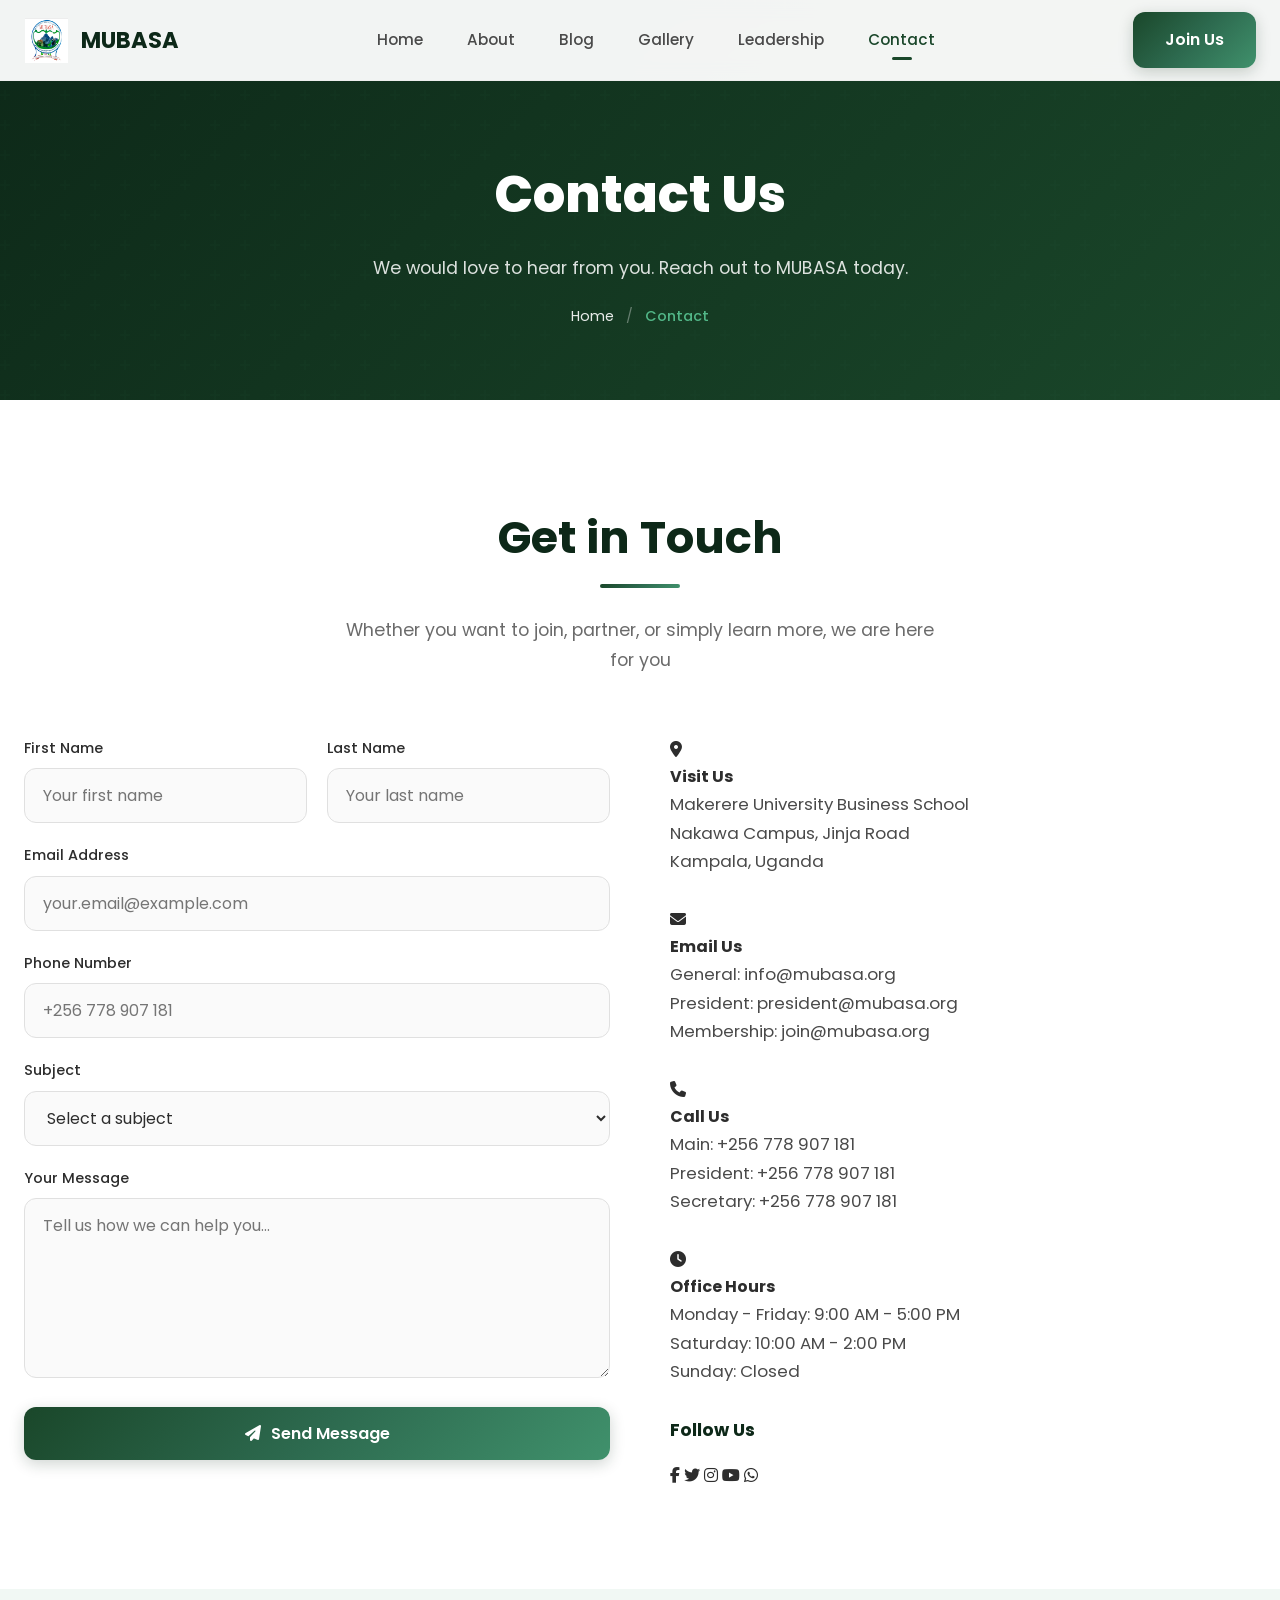
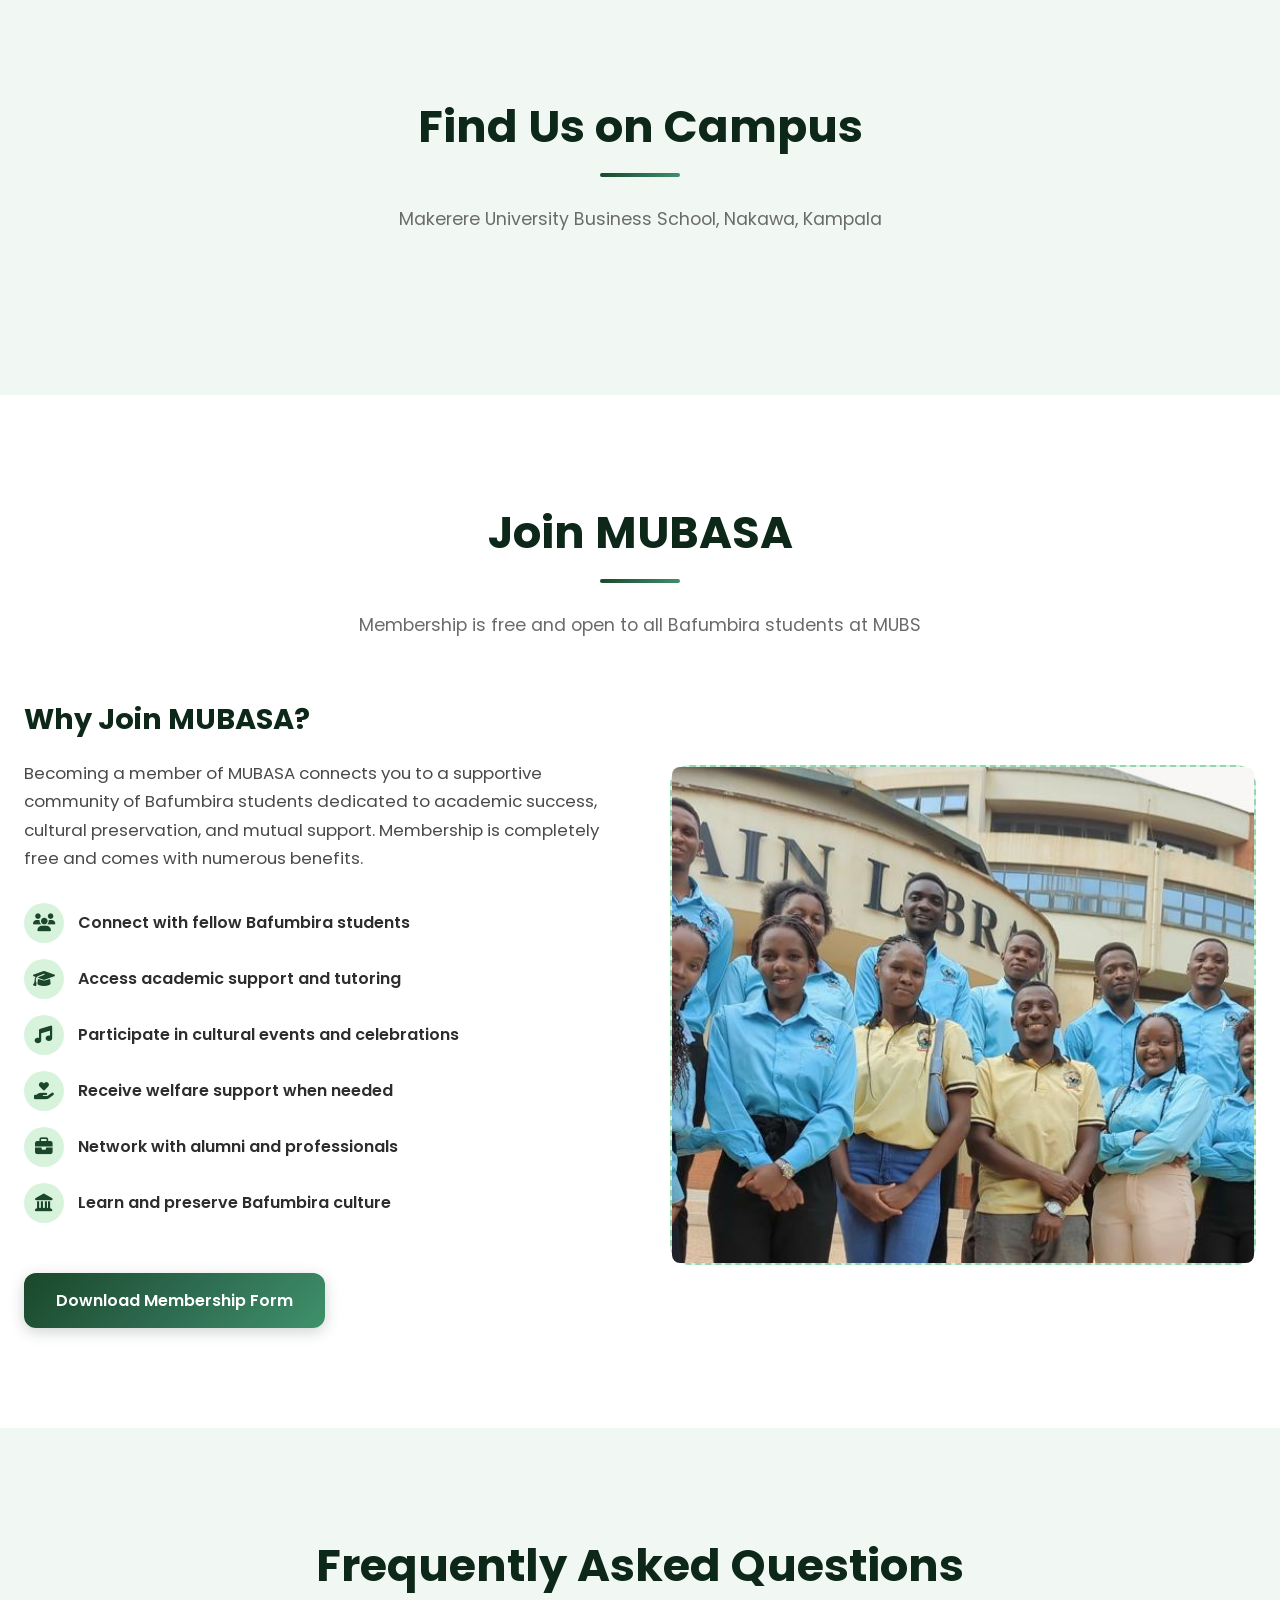
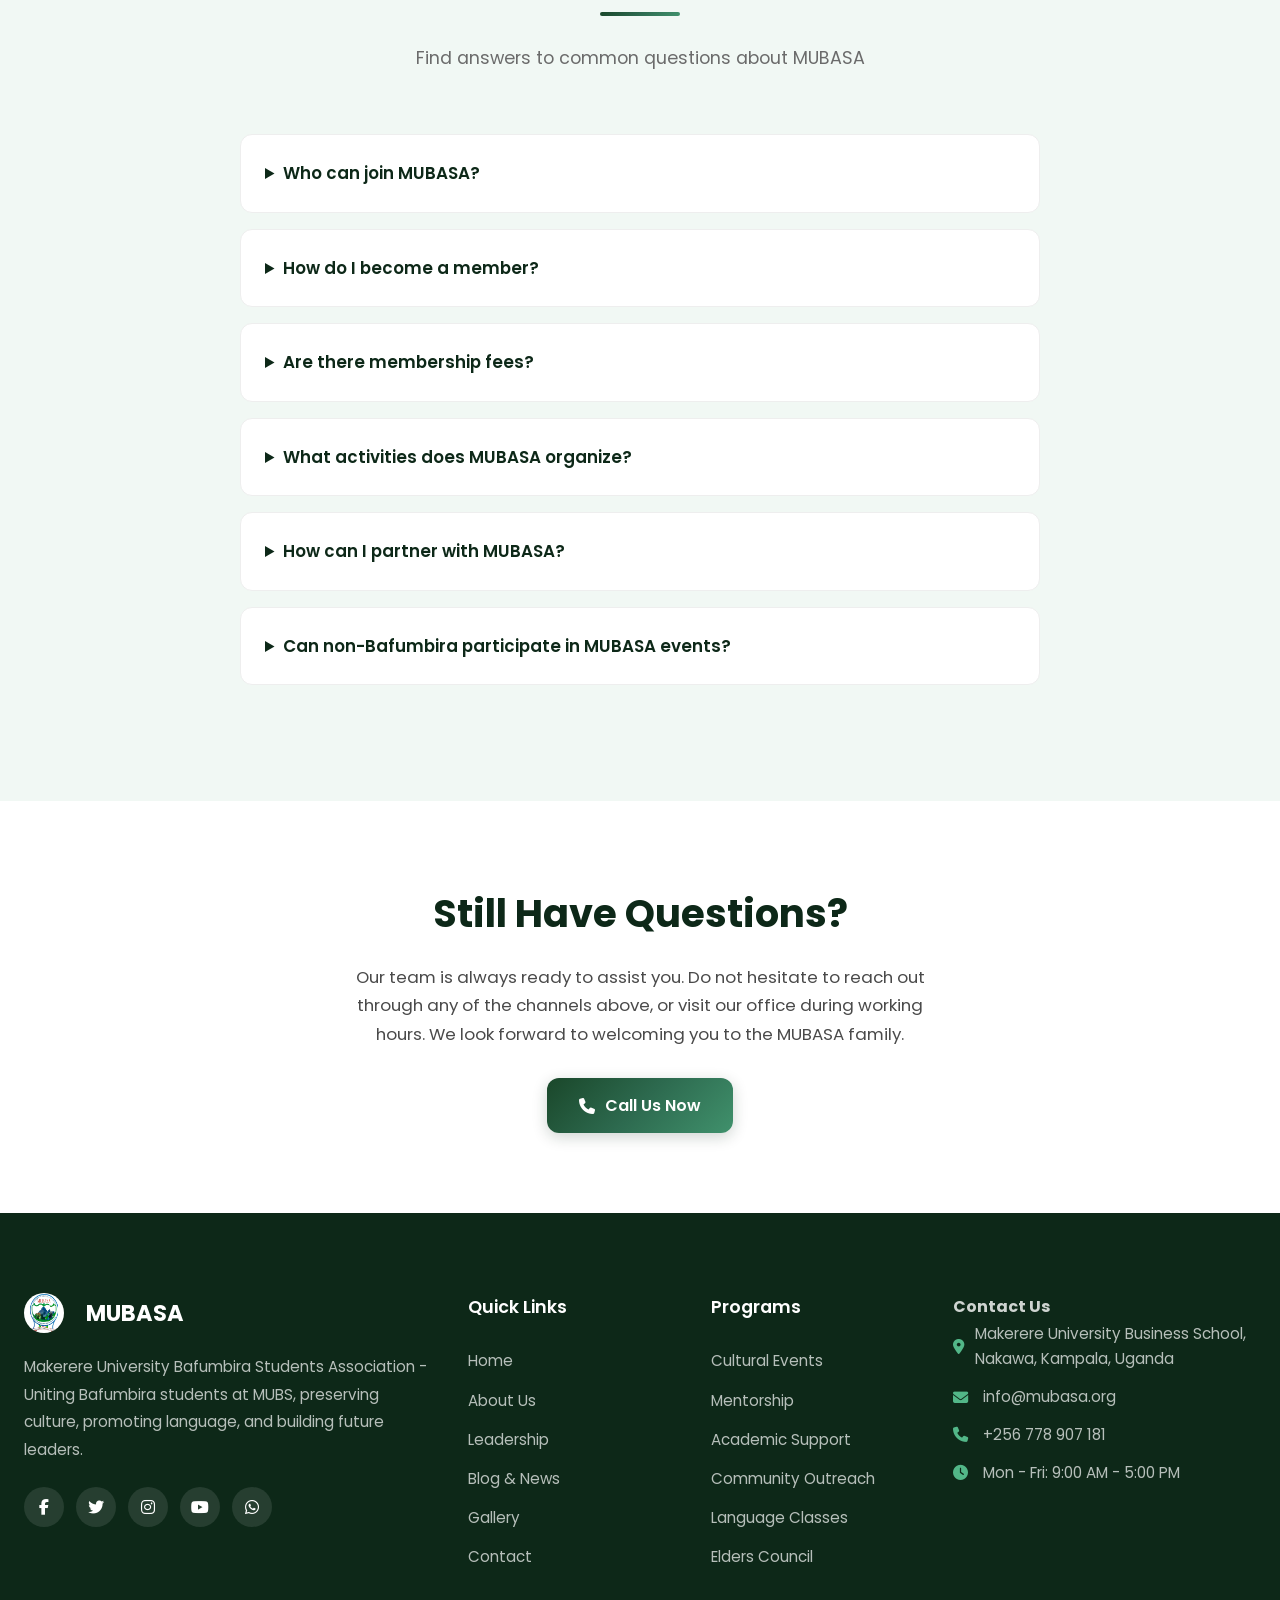
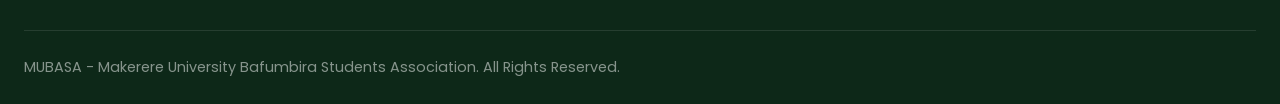
<file: contact.html>
<!DOCTYPE html>
<html lang="en">
<head>
    <meta charset="UTF-8">
    <meta name="viewport" content="width=device-width, initial-scale=1.0">
    <meta name="description" content="Get in touch with MUBASA. Contact us for membership, partnerships, inquiries, or to share your feedback.">
    <meta name="keywords" content="Contact MUBASA, MUBASA Email, Join MUBASA, MUBS Contact">
    <title>Contact Us | MUBASA - Makerere University Bafumbira Students Association</title>
    <link rel="preconnect" href="https://fonts.googleapis.com">
    <link rel="preconnect" href="https://fonts.gstatic.com" crossorigin>
    <link href="https://fonts.googleapis.com/css2?family=Poppins:wght@300;400;500;600;700;800&display=swap" rel="stylesheet">
    <link rel="stylesheet" href="https://cdnjs.cloudflare.com/ajax/libs/font-awesome/6.5.1/css/all.min.css">
    <link rel="stylesheet" href="css/styles.css">
    <link rel="icon" href="images/favicon/android-chrome-192x192.png" type="image/png">
</head>
<body>
    <!-- ==================== NAVIGATION ==================== -->
    <nav class="navbar" id="navbar" role="navigation" aria-label="Main Navigation">
        <div class="nav-container">
            <a href="index.html" class="logo" aria-label="MUBASA Home">
                <div class="logo-icon"><img src="images/MUBS cambinet/mubasa logo.jpeg" alt="MUBASA logo"></div>
                <span>MUBASA</span>
            </a>
            <ul class="nav-links" id="navLinks">
                <li><a href="index.html">Home</a></li>
                <li><a href="about.html">About</a></li>
                <li><a href="blog.html">Blog</a></li>
                <li><a href="gallery.html">Gallery</a></li>
                <li><a href="leadership.html">Leadership</a></li>
                <li><a href="contact.html" class="active">Contact</a></li>
            </ul>
            <div class="nav-cta">
                <a href="contact.html" class="btn btn-primary">Join Us</a>
            </div>
            <button class="mobile-toggle" id="mobileToggle" aria-label="Toggle navigation menu" aria-expanded="false">
                <span></span>
                <span></span>
                <span></span>
            </button>
        </div>
    </nav>

    <!-- ==================== PAGE BANNER ==================== -->
    <header class="page-banner" role="banner">
        <div class="container">
            <div class="page-banner-content">
                <h1>Contact Us</h1>
                <p>We would love to hear from you. Reach out to MUBASA today.</p>
                <nav class="breadcrumb" aria-label="Breadcrumb">
                    <a href="index.html">Home</a>
                    <span class="separator">/</span>
                    <span class="current">Contact</span>
                </nav>
            </div>
        </div>
    </header>

    <!-- ==================== CONTACT SECTION ==================== -->
    <section class="section-light" aria-labelledby="contact-heading">
        <div class="container">
            <div class="section-header">
                <h2 id="contact-heading">Get in Touch</h2>
                <p>Whether you want to join, partner, or simply learn more, we are here for you</p>
            </div>
            <div class="contact-layout">
                <!-- Contact Form -->
                <div class="contact-form-container animate fade-in-up">
                    <form action="#" method="POST" novalidate>
                        <div class="form-row">
                            <div class="form-group">
                                <label for="firstName">First Name</label>
                                <input type="text" id="firstName" name="firstName" placeholder="Your first name" required>
                            </div>
                            <div class="form-group">
                                <label for="lastName">Last Name</label>
                                <input type="text" id="lastName" name="lastName" placeholder="Your last name" required>
                            </div>
                        </div>
                        <div class="form-group">
                            <label for="email">Email Address</label>
                            <input type="email" id="email" name="email" placeholder="your.email@example.com" required>
                        </div>
                        <div class="form-group">
                            <label for="phone">Phone Number</label>
                            <input type="tel" id="phone" name="phone" placeholder="+256 778 907 181">
                        </div>
                        <div class="form-group">
                            <label for="subject">Subject</label>
                            <select id="subject" name="subject" required>
                                <option value="">Select a subject</option>
                                <option value="membership">Membership Inquiry</option>
                                <option value="partnership">Partnership Proposal</option>
                                <option value="event">Event Information</option>
                                <option value="donation">Donation / Support</option>
                                <option value="feedback">Feedback / Suggestion</option>
                                <option value="other">Other</option>
                            </select>
                        </div>
                        <div class="form-group">
                            <label for="message">Your Message</label>
                            <textarea id="message" name="message" rows="6" placeholder="Tell us how we can help you..." required></textarea>
                        </div>
                        <button type="submit" class="btn btn-primary" style="width: 100%;">
                            <i class="fas fa-paper-plane" aria-hidden="true"></i> Send Message
                        </button>
                    </form>
                </div>

                <!-- Contact Information -->
                <div class="contact-info animate fade-in-up delay-1">
                    <div class="contact-info-item">
                        <div class="contact-info-icon">
                            <i class="fas fa-map-marker-alt" aria-hidden="true"></i>
                        </div>
                        <div>
                            <h4>Visit Us</h4>
                            <p>Makerere University Business School<br>Nakawa Campus, Jinja Road<br>Kampala, Uganda</p>
                        </div>
                    </div>
                    <div class="contact-info-item">
                        <div class="contact-info-icon">
                            <i class="fas fa-envelope" aria-hidden="true"></i>
                        </div>
                        <div>
                            <h4>Email Us</h4>
                            <p>General: info@mubasa.org<br>President: president@mubasa.org<br>Membership: join@mubasa.org</p>
                        </div>
                    </div>
                    <div class="contact-info-item">
                        <div class="contact-info-icon">
                            <i class="fas fa-phone" aria-hidden="true"></i>
                        </div>
                        <div>
                            <h4>Call Us</h4>
                            <p>Main: +256 778 907 181<br>President: +256 778 907 181<br>Secretary: +256 778 907 181</p>
                        </div>
                    </div>
                    <div class="contact-info-item">
                        <div class="contact-info-icon">
                            <i class="fas fa-clock" aria-hidden="true"></i>
                        </div>
                        <div>
                            <h4>Office Hours</h4>
                            <p>Monday - Friday: 9:00 AM - 5:00 PM<br>Saturday: 10:00 AM - 2:00 PM<br>Sunday: Closed</p>
                        </div>
                    </div>

                    <!-- Social Links -->
                    <div style="margin-top: 30px;">
                        <h4 style="font-size: 1.1rem; color: var(--primary-dark); margin-bottom: 16px;">Follow Us</h4>
                        <div class="footer-social" style="justify-content: flex-start;">
                            <a href="#" aria-label="Facebook"><i class="fab fa-facebook-f"></i></a>
                            <a href="#" aria-label="Twitter"><i class="fab fa-twitter"></i></a>
                            <a href="#" aria-label="Instagram"><i class="fab fa-instagram"></i></a>
                            <a href="#" aria-label="YouTube"><i class="fab fa-youtube"></i></a>
                            <a href="#" aria-label="WhatsApp"><i class="fab fa-whatsapp"></i></a>
                        </div>
                    </div>
                </div>
            </div>
        </div>
    </section>

    <!-- ==================== MAP SECTION ==================== -->
    <section class="section-bg" aria-label="Location Map">
        <div class="container">
            <div class="section-header">
                <h2>Find Us on Campus</h2>
                <p>Makerere University Business School, Nakawa, Kampala</p>
            </div>
            <div class="map-container">
                <!-- Map placeholder -->
            </div>
        </div>
    </section>

    <!-- ==================== JOIN MUBASA SECTION ==================== -->
    <section class="section-light" aria-labelledby="join-heading">
        <div class="container">
            <div class="section-header">
                <h2 id="join-heading">Join MUBASA</h2>
                <p>Membership is free and open to all Bafumbira students at MUBS</p>
            </div>
            <div class="about-content" style="grid-template-columns: 1fr 1fr; gap: 60px;">
                <div class="about-text">
                    <h3 style="font-size: 1.8rem;">Why Join MUBASA?</h3>
                    <p>
                        Becoming a member of MUBASA connects you to a supportive community of Bafumbira students 
                        dedicated to academic success, cultural preservation, and mutual support. Membership is 
                        completely free and comes with numerous benefits.
                    </p>
                    <div class="about-features">
                        <div class="about-feature">
                            <div class="about-feature-icon"><i class="fas fa-users" aria-hidden="true"></i></div>
                            <span>Connect with fellow Bafumbira students</span>
                        </div>
                        <div class="about-feature">
                            <div class="about-feature-icon"><i class="fas fa-graduation-cap" aria-hidden="true"></i></div>
                            <span>Access academic support and tutoring</span>
                        </div>
                        <div class="about-feature">
                            <div class="about-feature-icon"><i class="fas fa-music" aria-hidden="true"></i></div>
                            <span>Participate in cultural events and celebrations</span>
                        </div>
                        <div class="about-feature">
                            <div class="about-feature-icon"><i class="fas fa-hand-holding-heart" aria-hidden="true"></i></div>
                            <span>Receive welfare support when needed</span>
                        </div>
                        <div class="about-feature">
                            <div class="about-feature-icon"><i class="fas fa-briefcase" aria-hidden="true"></i></div>
                            <span>Network with alumni and professionals</span>
                        </div>
                        <div class="about-feature">
                            <div class="about-feature-icon"><i class="fas fa-landmark" aria-hidden="true"></i></div>
                            <span>Learn and preserve Bafumbira culture</span>
                        </div>
                    </div>
                    <a href="#" class="btn btn-primary" style="margin-top: 20px;">Download Membership Form</a>
                </div>
                <div class="about-images" style="grid-template-columns: 1fr;">
                    <div class="about-image-main" style="grid-row: span 1; min-height: 500px;">
                        <img src="images/outreach/library.jpeg" alt="">
                    </div>
                </div>
            </div>
        </div>
    </section>

    <!-- ==================== FAQ SECTION ==================== -->
    <section class="section-bg" aria-labelledby="faq-heading">
        <div class="container">
            <div class="section-header">
                <h2 id="faq-heading">Frequently Asked Questions</h2>
                <p>Find answers to common questions about MUBASA</p>
            </div>
            <div style="max-width: 800px; margin: 0 auto;">
                <details style="background: var(--white); border-radius: var(--radius-md); padding: 24px; margin-bottom: 16px; border: 1px solid var(--border-light); cursor: pointer;">
                    <summary style="font-weight: 600; color: var(--primary-dark); font-size: 1.05rem;">Who can join MUBASA?</summary>
                    <p style="margin-top: 16px; color: var(--text-light); line-height: 1.7;">
                        MUBASA membership is open to all students of Bafumbira origin currently enrolled at Makerere 
                        University Business School (MUBS). Membership is free, and all you need is a valid student ID 
                        and willingness to abide by the association's constitution. Students from other institutions 
                        who are Bafumbira may join as associate members.
                    </p>
                </details>
                <details style="background: var(--white); border-radius: var(--radius-md); padding: 24px; margin-bottom: 16px; border: 1px solid var(--border-light); cursor: pointer;">
                    <summary style="font-weight: 600; color: var(--primary-dark); font-size: 1.05rem;">How do I become a member?</summary>
                    <p style="margin-top: 16px; color: var(--text-light); line-height: 1.7;">
                        To become a member, simply attend any of our weekly meetings held every Friday evening at the 
                        MUBS campus, or contact any executive committee member. You will be asked to fill a membership 
                        registration form and provide a copy of your student ID. Once registered, you will be added to 
                        our communication channels and can start participating in all activities.
                    </p>
                </details>
                <details style="background: var(--white); border-radius: var(--radius-md); padding: 24px; margin-bottom: 16px; border: 1px solid var(--border-light); cursor: pointer;">
                    <summary style="font-weight: 600; color: var(--primary-dark); font-size: 1.05rem;">Are there membership fees?</summary>
                    <p style="margin-top: 16px; color: var(--text-light); line-height: 1.7;">
                        No, joining MUBASA is completely free. However, members may voluntarily contribute to specific 
                        events or fundraising drives organized by the association. All financial contributions are 
                        transparently managed, and members receive receipts for any payments made.
                    </p>
                </details>
                <details style="background: var(--white); border-radius: var(--radius-md); padding: 24px; margin-bottom: 16px; border: 1px solid var(--border-light); cursor: pointer;">
                    <summary style="font-weight: 600; color: var(--primary-dark); font-size: 1.05rem;">What activities does MUBASA organize?</summary>
                    <p style="margin-top: 16px; color: var(--text-light); line-height: 1.7;">
                        MUBASA organizes a wide range of activities including cultural celebrations, academic support 
                        programs, community outreach trips to Kisoro, sports tournaments, language classes, mentorship 
                        sessions, social gatherings, and an annual fundraising dinner. There is something for everyone 
                        regardless of your interests.
                    </p>
                </details>
                <details style="background: var(--white); border-radius: var(--radius-md); padding: 24px; margin-bottom: 16px; border: 1px solid var(--border-light); cursor: pointer;">
                    <summary style="font-weight: 600; color: var(--primary-dark); font-size: 1.05rem;">How can I partner with MUBASA?</summary>
                    <p style="margin-top: 16px; color: var(--text-light); line-height: 1.7;">
                        We welcome partnerships with organizations, companies, and individuals who share our vision. 
                        Partnerships can take the form of sponsorships for events, donations for community projects, 
                        mentorship programs, or collaborative initiatives. Please contact the External Affairs Minister 
                        or the President through the contact form above to discuss partnership opportunities.
                    </p>
                </details>
                <details style="background: var(--white); border-radius: var(--radius-md); padding: 24px; margin-bottom: 16px; border: 1px solid var(--border-light); cursor: pointer;">
                    <summary style="font-weight: 600; color: var(--primary-dark); font-size: 1.05rem;">Can non-Bafumbira participate in MUBASA events?</summary>
                    <p style="margin-top: 16px; color: var(--text-light); line-height: 1.7;">
                        Yes, many of our events such as cultural days, public lectures, and sports tournaments are open 
                        to the general public. We believe in sharing our culture and learning from others. However, 
                        voting rights and leadership positions are reserved for registered Bafumbira members. Non-Bafumbira 
                        students at MUBS can also join as associate members to support our activities.
                    </p>
                </details>
            </div>
        </div>
    </section>

    <!-- ==================== CTA SECTION ==================== -->
    <section class="cta-section section-light" aria-labelledby="reach-heading">
        <div class="container">
            <h2 id="reach-heading">Still Have Questions?</h2>
            <p>
                Our team is always ready to assist you. Do not hesitate to reach out through any of the channels above, 
                or visit our office during working hours. We look forward to welcoming you to the MUBASA family.
            </p>
            <a href="tel:+256778907181" class="btn btn-primary"><i class="fas fa-phone" aria-hidden="true"></i> Call Us Now</a>
        </div>
    </section>

    <!-- ==================== FOOTER ==================== -->
    <footer class="footer" role="contentinfo">
        <div class="container">
            <div class="footer-grid">
                <div class="footer-brand">
                    <a href="index.html" class="logo" aria-label="MUBASA Home">
                        <img src="images/MUBS cambinet/mubasa logo.jpeg" alt="MUBASA Logo" class="footer-logo">
                        <span>MUBASA</span>
                    </a>
                    <p>
                        Makerere University Bafumbira Students Association - Uniting Bafumbira students 
                        at MUBS, preserving culture, promoting language, and building future leaders.
                    </p>
                    <div class="footer-social">
                        <a href="#" aria-label="Facebook"><i class="fab fa-facebook-f"></i></a>
                        <a href="#" aria-label="Twitter"><i class="fab fa-twitter"></i></a>
                        <a href="#" aria-label="Instagram"><i class="fab fa-instagram"></i></a>
                        <a href="#" aria-label="YouTube"><i class="fab fa-youtube"></i></a>
                        <a href="#" aria-label="WhatsApp"><i class="fab fa-whatsapp"></i></a>
                    </div>
                </div>
                <div class="footer-links">
                    <h4>Quick Links</h4>
                    <ul>
                        <li><a href="index.html">Home</a></li>
                        <li><a href="about.html">About Us</a></li>
                        <li><a href="leadership.html">Leadership</a></li>
                        <li><a href="blog.html">Blog &amp; News</a></li>
                        <li><a href="gallery.html">Gallery</a></li>
                        <li><a href="contact.html">Contact</a></li>
                    </ul>
                </div>
                <div class="footer-links">
                    <h4>Programs</h4>
                    <ul>
                        <li><a href="about.html">Cultural Events</a></li>
                        <li><a href="about.html">Mentorship</a></li>
                        <li><a href="about.html">Academic Support</a></li>
                        <li><a href="about.html">Community Outreach</a></li>
                        <li><a href="about.html">Language Classes</a></li>
                        <li><a href="about.html">Elders Council</a></li>
                    </ul>
                </div>
                <div class="footer-contact">
                    <h4>Contact Us</h4>
                    <p><i class="fas fa-map-marker-alt" aria-hidden="true"></i> Makerere University Business School, Nakawa, Kampala, Uganda</p>
                    <p><i class="fas fa-envelope" aria-hidden="true"></i> info@mubasa.org</p>
                    <p><i class="fas fa-phone" aria-hidden="true"></i> +256 778 907 181</p>
                    <p><i class="fas fa-clock" aria-hidden="true"></i> Mon - Fri: 9:00 AM - 5:00 PM</p>
                </div>
            </div>
            <div class="footer-bottom">
                <p> MUBASA - Makerere University Bafumbira Students Association. All Rights Reserved.</p>
            </div>
        </div>
    </footer>

    <!-- ==================== SCROLL TO TOP ==================== -->
    <button class="scroll-top" id="scrollTop" aria-label="Scroll to top">
        <i class="fas fa-chevron-up" aria-hidden="true"></i>
    </button>

<!-- ==================== JAVASCRIPT ==================== -->
    <script src="js/animations.js"></script>
</body>
</html>
</file>
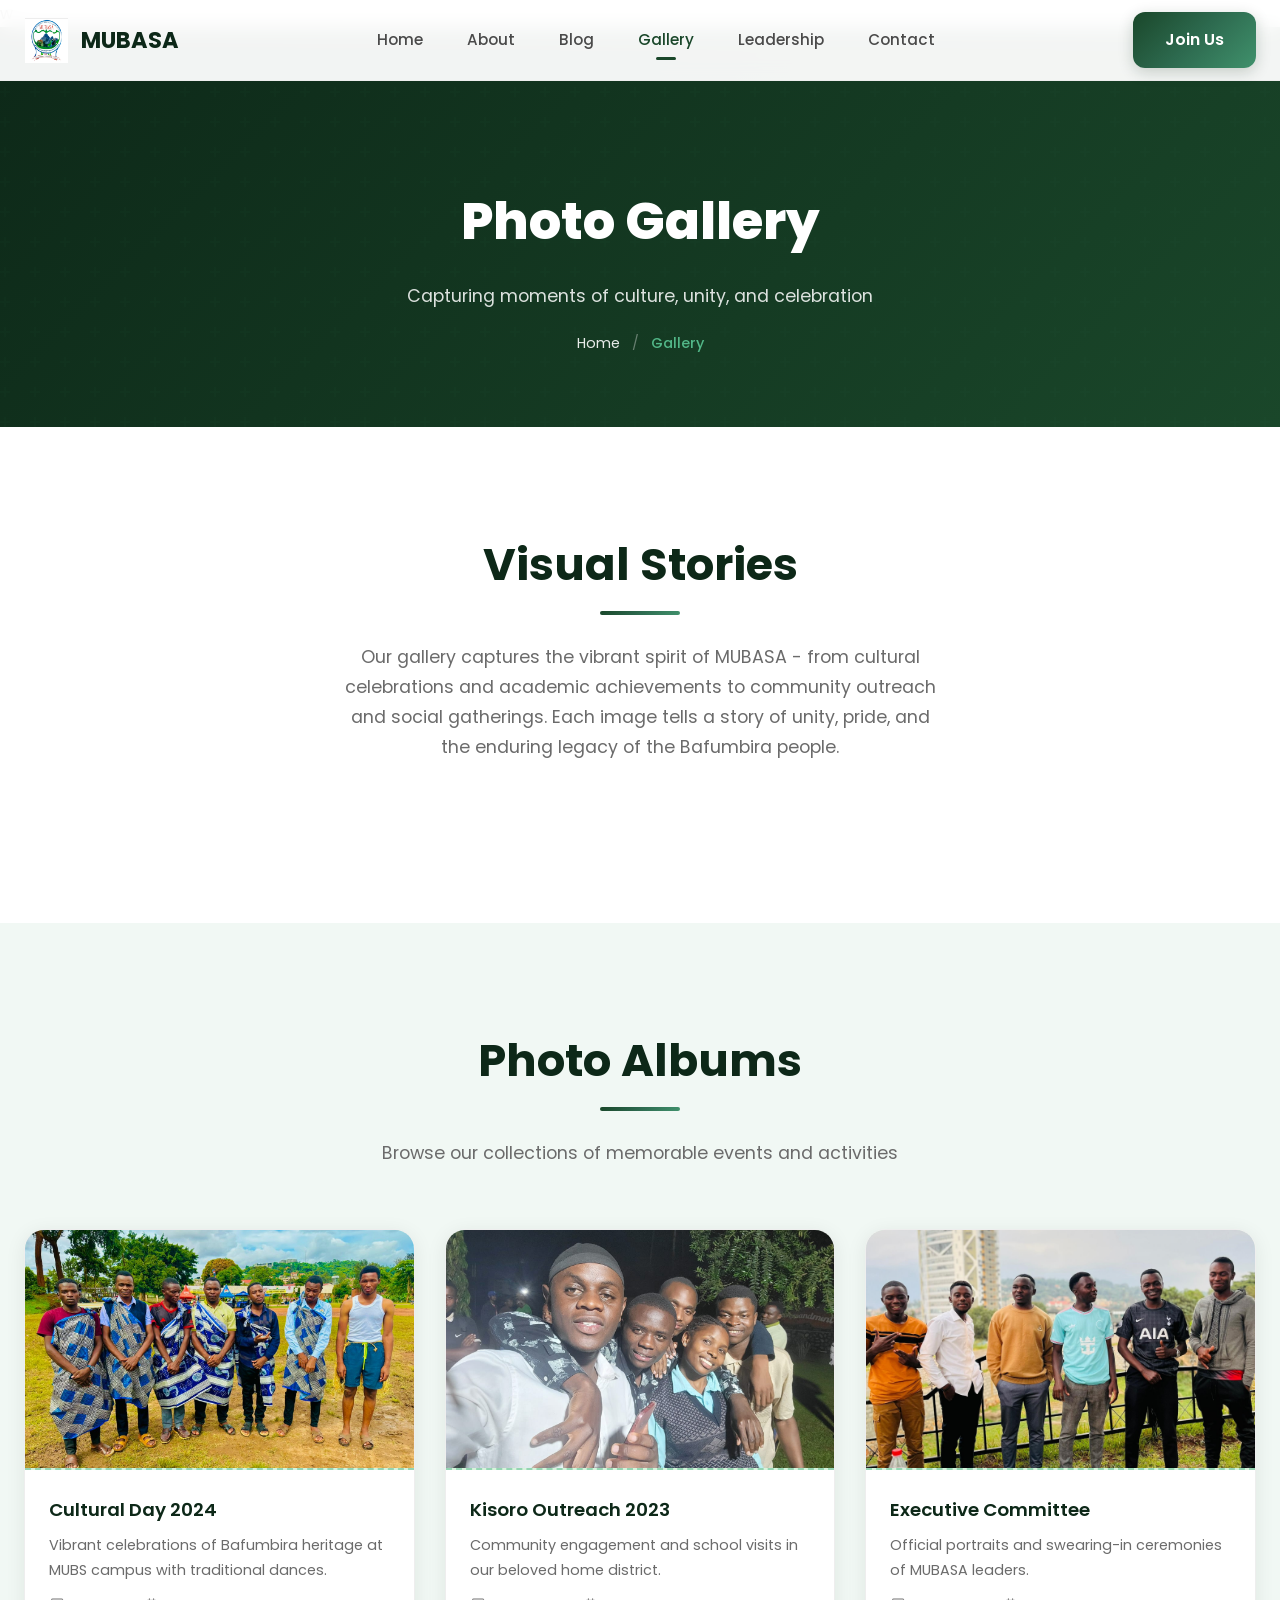
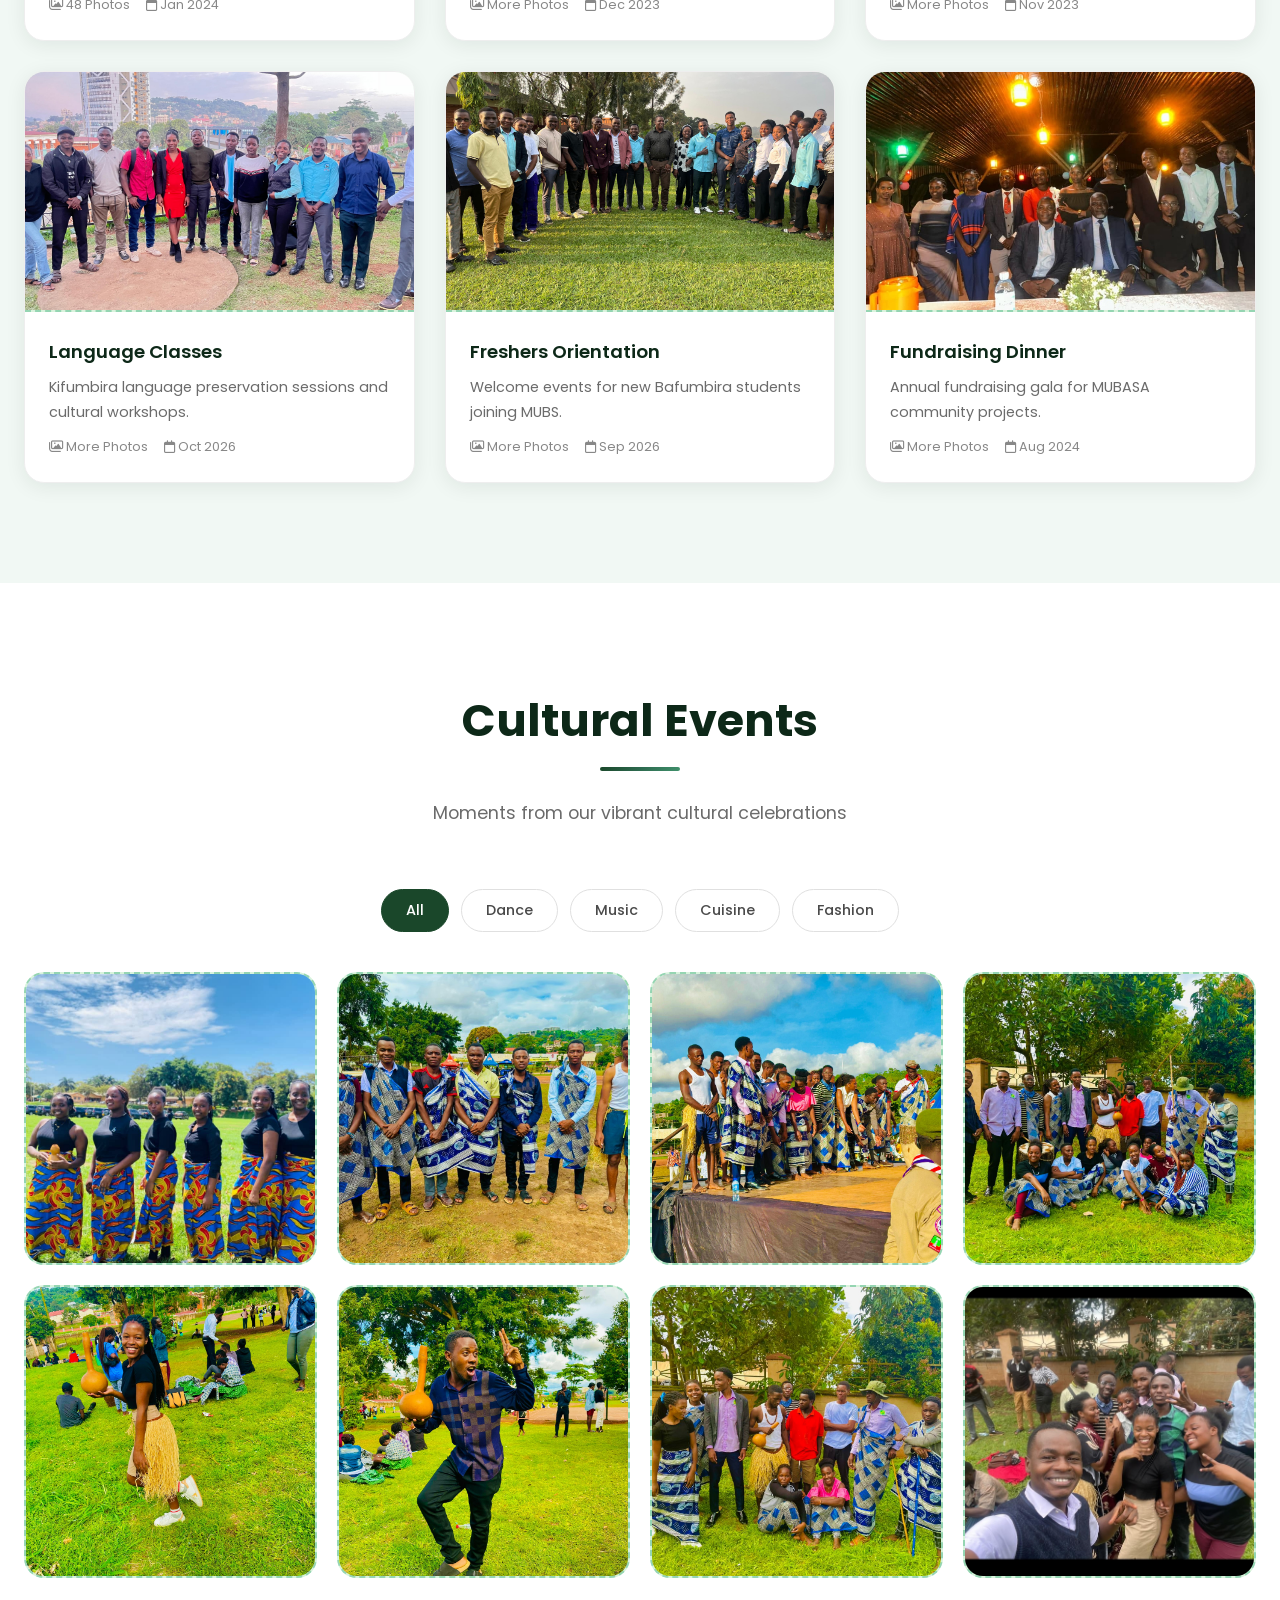
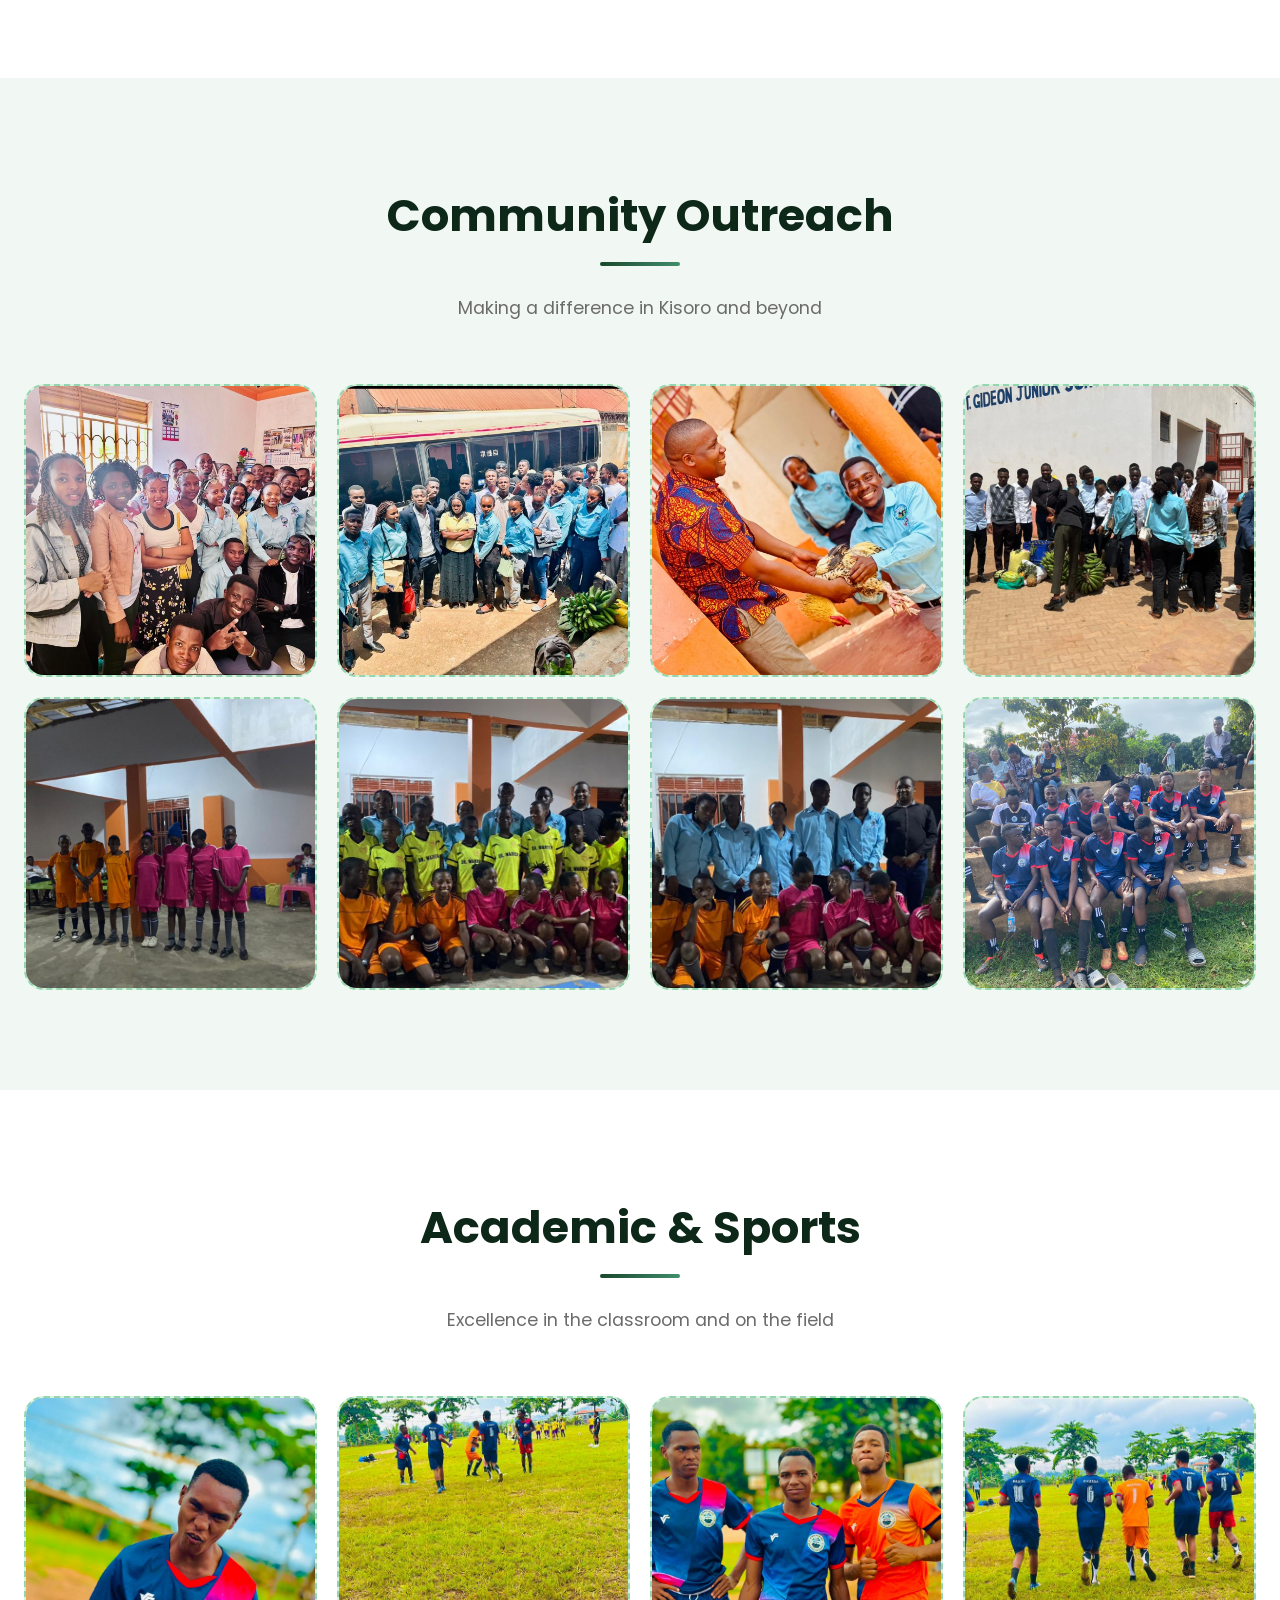
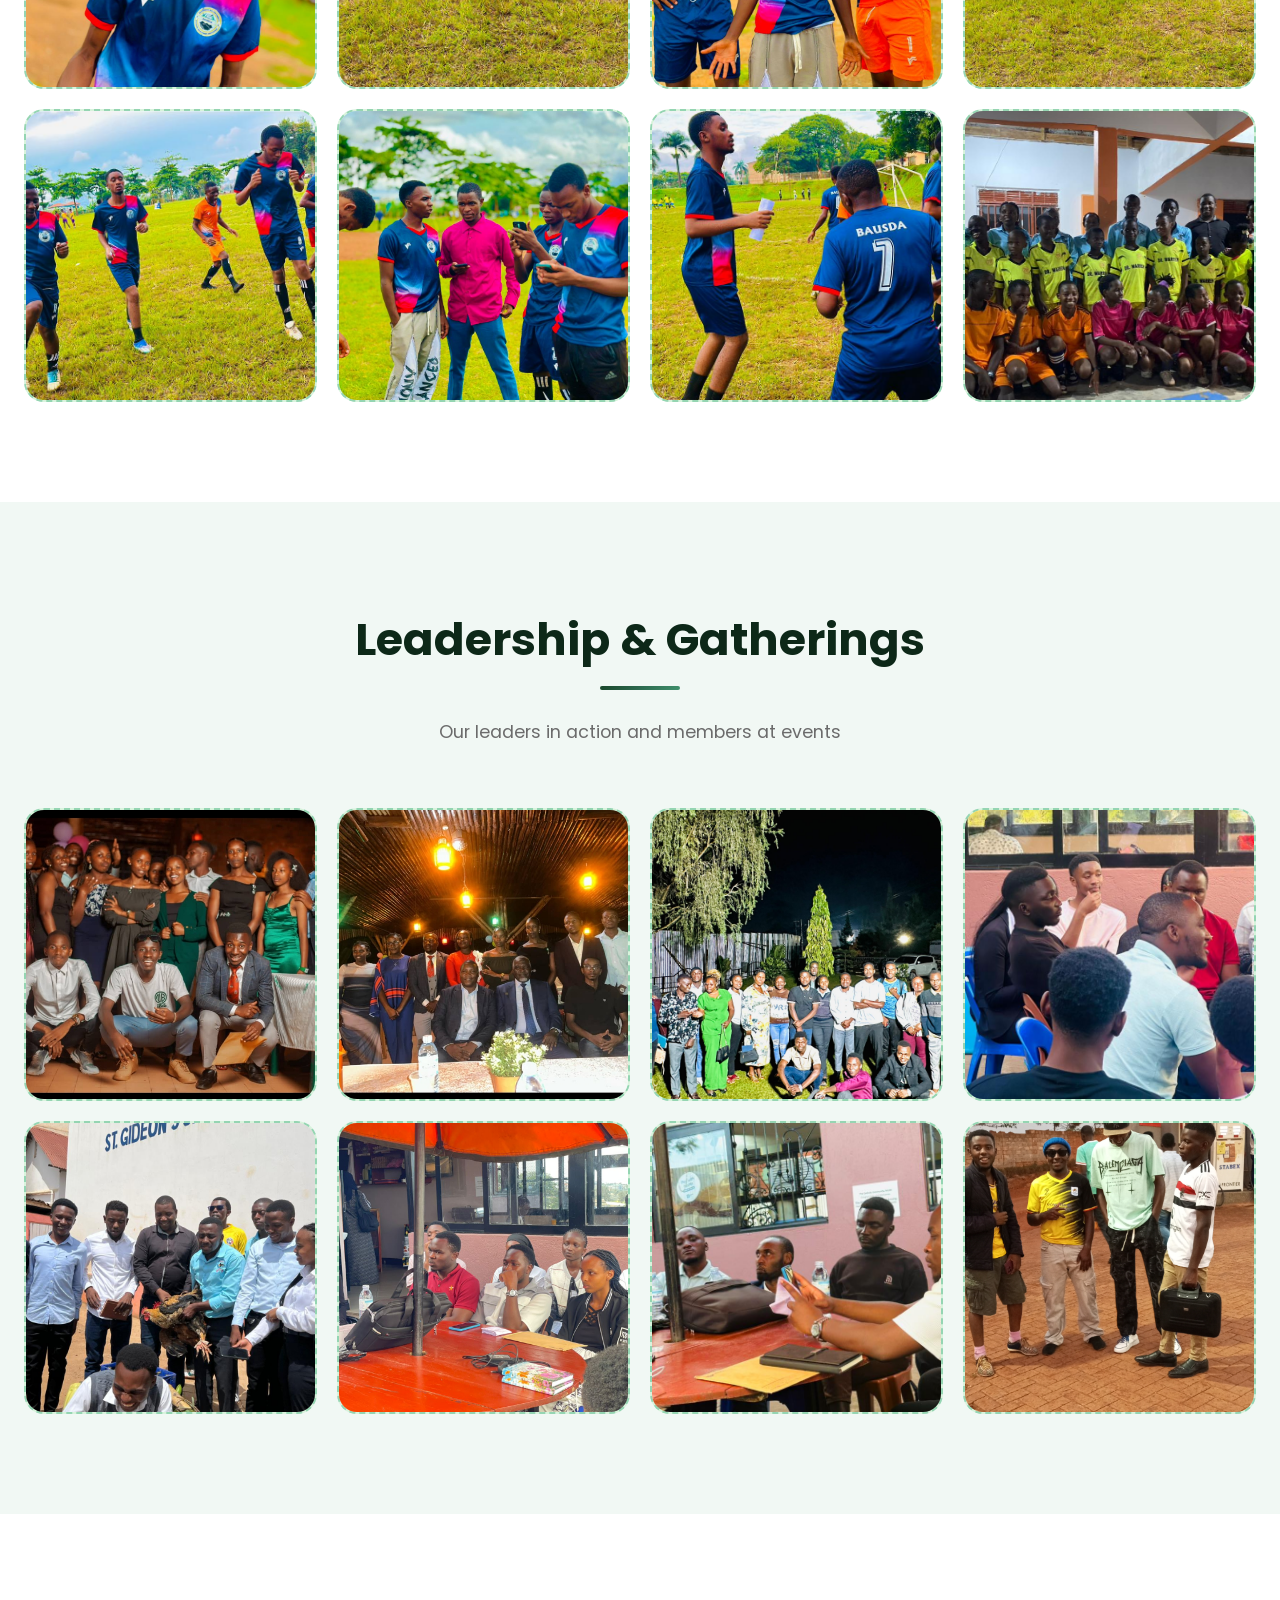
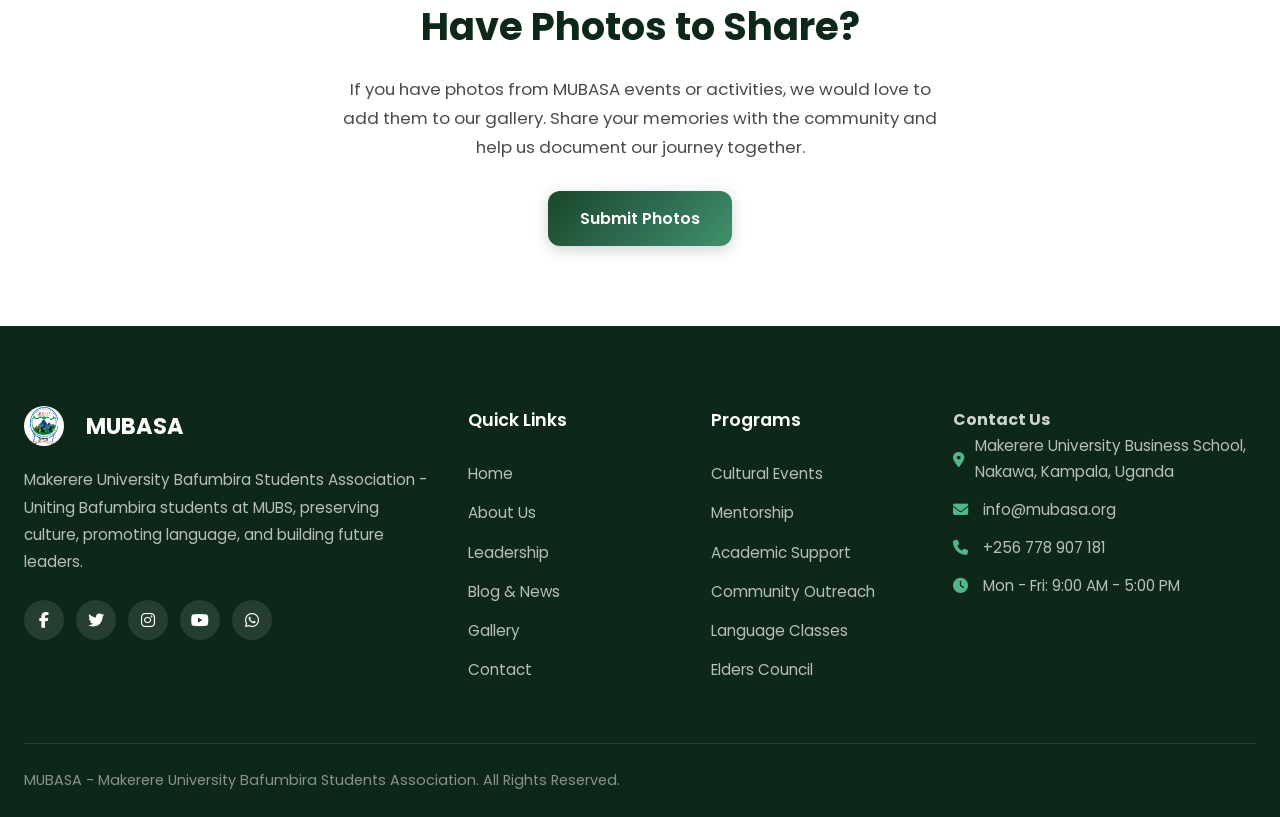
<file: gallery.html>
w<!DOCTYPE html>
<html lang="en">
<head>
    <meta charset="UTF-8">
    <meta name="viewport" content="width=device-width, initial-scale=1.0">
    <meta name="description" content="Explore MUBASA photo gallery - Cultural events, community outreach, leadership, and Bafumbira heritage celebrations.">
    <meta name="keywords" content="MUBASA Gallery, Bafumbira Photos, Cultural Events Gallery, MUBS Photos">
    <title>Gallery | MUBASA - Makerere University Bafumbira Students Association</title>
    <link rel="preconnect" href="https://fonts.googleapis.com">
    <link rel="preconnect" href="https://fonts.gstatic.com" crossorigin>
    <link href="https://fonts.googleapis.com/css2?family=Poppins:wght@300;400;500;600;700;800&display=swap" rel="stylesheet">
    <link rel="stylesheet" href="https://cdnjs.cloudflare.com/ajax/libs/font-awesome/6.5.1/css/all.min.css">
    <link rel="stylesheet" href="css/styles.css">
    <link rel="icon" href="images/favicon/android-chrome-192x192.png" type="image/png">
</head>
<body>
    <!-- ==================== NAVIGATION ==================== -->
    <nav class="navbar" id="navbar" role="navigation" aria-label="Main Navigation">
        <div class="nav-container">
            <a href="index.html" class="logo" aria-label="MUBASA Home">
                <div class="logo-icon"><img src="images/MUBS cambinet/mubasa logo.jpeg" alt="MUBASA logo"></div>
                <span>MUBASA</span>
            </a>
            <ul class="nav-links" id="navLinks">
                <li><a href="index.html">Home</a></li>
                <li><a href="about.html">About</a></li>
                <li><a href="blog.html">Blog</a></li>
                <li><a href="gallery.html" class="active">Gallery</a></li>
                <li><a href="leadership.html">Leadership</a></li>
                <li><a href="contact.html">Contact</a></li>
            </ul>
            <div class="nav-cta">
                <a href="contact.html" class="btn btn-primary">Join Us</a>
            </div>
            <button class="mobile-toggle" id="mobileToggle" aria-label="Toggle navigation menu" aria-expanded="false">
                <span></span>
                <span></span>
                <span></span>
            </button>
        </div>
    </nav>

    <!-- ==================== PAGE BANNER ==================== -->
    <header class="page-banner" role="banner">
        <div class="container">
            <div class="page-banner-content">
                <h1>Photo Gallery</h1>
                <p>Capturing moments of culture, unity, and celebration</p>
                <nav class="breadcrumb" aria-label="Breadcrumb">
                    <a href="index.html">Home</a>
                    <span class="separator">/</span>
                    <span class="current">Gallery</span>
                </nav>
            </div>
        </div>
    </header>

    <!-- ==================== INTRO ==================== -->
    <section class="section-light" aria-labelledby="gallery-intro-heading">
        <div class="container">
            <div class="section-header">
                <h2 id="gallery-intro-heading">Visual Stories</h2>
                <p>
                    Our gallery captures the vibrant spirit of MUBASA - from cultural celebrations and academic 
                    achievements to community outreach and social gatherings. Each image tells a story of unity, 
                    pride, and the enduring legacy of the Bafumbira people.
                </p>
            </div>
        </div>
    </section>

    <!-- ==================== ALBUMS SECTION ==================== -->
    <section class="section-bg" aria-labelledby="albums-heading">
        <div class="container">
            <div class="section-header">
                <h2 id="albums-heading">Photo Albums</h2>
                <p>Browse our collections of memorable events and activities</p>
            </div>
            <div class="grid-3">
                <article class="gallery-album animate fade-in-up">
                    <div class="gallery-album-cover">
                        <img src="images/mubasa gallery/IMG-20260430-WA0050.jpg" alt="">
                    </div>
                    <div class="gallery-album-info">
                        <h4>Cultural Day 2024</h4>
                        <p>Vibrant celebrations of Bafumbira heritage at MUBS campus with traditional dances.</p>
                        <div class="gallery-album-meta">
                            <span><i class="far fa-images" aria-hidden="true"></i> 48 Photos</span>
                            <span><i class="far fa-calendar" aria-hidden="true"></i> Jan 2024</span>
                        </div>
                    </div>
                </article>
                <article class="gallery-album animate fade-in-up delay-1">
                    <div class="gallery-album-cover">
                        <img src="images/outreach/IMG-20260307-WA0321.jpg" alt="">
                    </div>
                    <div class="gallery-album-info">
                        <h4>Kisoro Outreach 2023</h4>
                        <p>Community engagement and school visits in our beloved home district.</p>
                        <div class="gallery-album-meta">
                            <span><i class="far fa-images" aria-hidden="true"></i> More Photos</span>
                            <span><i class="far fa-calendar" aria-hidden="true"></i> Dec 2023</span>
                        </div>
                    </div>
                </article>
                <article class="gallery-album animate fade-in-up delay-2">
                    <div class="gallery-album-cover">
                        <img src="images/mubasa gala/IMG-20250816-WA0090.jpg" alt="">
                    </div>
                    <div class="gallery-album-info">
                        <h4>Executive Committee</h4>
                        <p>Official portraits and swearing-in ceremonies of MUBASA leaders.</p>
                        <div class="gallery-album-meta">
                            <span><i class="far fa-images" aria-hidden="true"></i> More Photos</span>
                            <span><i class="far fa-calendar" aria-hidden="true"></i> Nov 2023</span>
                        </div>
                    </div>
                </article>
                <article class="gallery-album animate fade-in-up">
                    <div class="gallery-album-cover">
                        <img src="images/mubasa gala/IMG-20250927-WA0036.jpg" alt="">
                    </div>
                    <div class="gallery-album-info">
                        <h4>Language Classes</h4>
                        <p>Kifumbira language preservation sessions and cultural workshops.</p>
                        <div class="gallery-album-meta">
                            <span><i class="far fa-images" aria-hidden="true"></i> More Photos</span>
                            <span><i class="far fa-calendar" aria-hidden="true"></i> Oct 2026</span>
                        </div>
                    </div>
                </article>
                <article class="gallery-album animate fade-in-up delay-1">
                    <div class="gallery-album-cover">
                        <img src="images/outreach/IMG-20250822-WA0005.jpg" alt="">
                    </div>
                    <div class="gallery-album-info">
                        <h4>Freshers Orientation</h4>
                        <p>Welcome events for new Bafumbira students joining MUBS.</p>
                        <div class="gallery-album-meta">
                            <span><i class="far fa-images" aria-hidden="true"></i> More Photos</span>
                            <span><i class="far fa-calendar" aria-hidden="true"></i> Sep 2026</span>
                        </div>
                    </div>
                </article>
                <article class="gallery-album animate fade-in-up delay-2">
                    <div class="gallery-album-cover">
                        <img src="images/mubasa gala/party.jpg" alt="">
                    </div>
                    <div class="gallery-album-info">
                        <h4>Fundraising Dinner</h4>
                        <p>Annual fundraising gala for MUBASA community projects.</p>
                        <div class="gallery-album-meta">
                            <span><i class="far fa-images" aria-hidden="true"></i> More Photos</span>
                            <span><i class="far fa-calendar" aria-hidden="true"></i> Aug 2024</span>
                        </div>
                    </div>
                </article>
            </div>
        </div>
    </section>

    <!-- ==================== CULTURAL EVENTS GALLERY ==================== -->
    <section class="section-light" aria-labelledby="cultural-heading">
        <div class="container">
            <div class="section-header">
                <h2 id="cultural-heading">Cultural Events</h2>
                <p>Moments from our vibrant cultural celebrations</p>
            </div>
            <div class="gallery-filter">
                <button class="filter-btn active">All</button>
                <button class="filter-btn">Dance</button>
                <button class="filter-btn">Music</button>
                <button class="filter-btn">Cuisine</button>
                <button class="filter-btn">Fashion</button>
            </div>
            <div class="gallery-grid">
                <div class="gallery-item animate fade-in-up"><img src="images/MORE/IMG-20260429-WA0126.jpg" alt=""><div class="gallery-item-overlay"><i class="fas fa-expand" aria-hidden="true"></i></div></div>
                <div class="gallery-item animate fade-in-up delay-1"><img src="images/mubasa gallery/IMG-20260430-WA0046.jpg" alt=""><div class="gallery-item-overlay"><i class="fas fa-expand" aria-hidden="true"></i></div></div>
                <div class="gallery-item animate fade-in-up delay-2"><img src="images/mubasa gallery/IMG-20260429-WA0428.jpg" alt=""><div class="gallery-item-overlay"><i class="fas fa-expand" aria-hidden="true"></i></div></div>
                <div class="gallery-item animate fade-in-up delay-3"><img src="images/mubasa gallery/IMG-20260429-WA0505.jpg" alt=""><div class="gallery-item-overlay"><i class="fas fa-expand" aria-hidden="true"></i></div></div>
                <div class="gallery-item animate fade-in-up"><img src="images/mubasa gallery/IMG-20260429-WA0486.jpg" alt=""><div class="gallery-item-overlay"><i class="fas fa-expand" aria-hidden="true"></i></div></div>
                <div class="gallery-item animate fade-in-up delay-1"><img src="images/mubasa gallery/IMG-20260429-WA0450.jpg" alt=""><div class="gallery-item-overlay"><i class="fas fa-expand" aria-hidden="true"></i></div></div>
                <div class="gallery-item animate fade-in-up delay-2"><img src="images/mubasa gallery/IMG-20260430-WA0042.jpg" alt=""><div class="gallery-item-overlay"><i class="fas fa-expand" aria-hidden="true"></i></div></div>
                <div class="gallery-item animate fade-in-up delay-3"><img src="images/mubasa gallery/Screenshot_20260429-231121.jpg" alt=""><div class="gallery-item-overlay"><i class="fas fa-expand" aria-hidden="true"></i></div></div>
            </div>
        </div>
    </section>

    <!-- ==================== COMMUNITY OUTREACH GALLERY ==================== -->
    <section class="section-bg" aria-labelledby="outreach-heading">
        <div class="container">
            <div class="section-header">
                <h2 id="outreach-heading">Community Outreach</h2>
                <p>Making a difference in Kisoro and beyond</p>
            </div>
            <div class="gallery-grid">
                <div class="gallery-item animate fade-in-up"><img src="images/mubasa gala/galary-show.jpg" alt=""><div class="gallery-item-overlay"><i class="fas fa-expand" aria-hidden="true"></i></div></div>
                <div class="gallery-item animate fade-in-up delay-1"><img src="images/mubasa gala/trips.jpg" alt=""><div class="gallery-item-overlay"><i class="fas fa-expand" aria-hidden="true"></i></div></div>
                <div class="gallery-item animate fade-in-up delay-2"><img src="images/outreach/Screenshot_20260417-153132.jpg" alt=""><div class="gallery-item-overlay"><i class="fas fa-expand" aria-hidden="true"></i></div></div>
                <div class="gallery-item animate fade-in-up delay-3"><img src="images/outreach/IMG-20251013-WA0102.jpg" alt=""><div class="gallery-item-overlay"><i class="fas fa-expand" aria-hidden="true"></i></div></div>
                <div class="gallery-item animate fade-in-up"><img src="images/MORE/IMG-20260429-WA0125.jpg" alt=""><div class="gallery-item-overlay"><i class="fas fa-expand" aria-hidden="true"></i></div></div>
                <div class="gallery-item animate fade-in-up delay-1"><img src="images/MORE/IMG-20260429-WA0123.jpg" alt=""><div class="gallery-item-overlay"><i class="fas fa-expand" aria-hidden="true"></i></div></div>
                <div class="gallery-item animate fade-in-up delay-2"><img src="images/MORE/IMG-20260429-WA0124.jpg" alt=""><div class="gallery-item-overlay"><i class="fas fa-expand" aria-hidden="true"></i></div></div>
                <div class="gallery-item animate fade-in-up delay-3"><img src="images/outreach/sports.jpeg" alt=""><div class="gallery-item-overlay"><i class="fas fa-expand" aria-hidden="true"></i></div></div>
            </div>
        </div>
    </section>

    <!-- ==================== ACADEMIC & SPORTS GALLERY ==================== -->
    <section class="section-light" aria-labelledby="academic-heading">
        <div class="container">
            <div class="section-header">
                <h2 id="academic-heading">Academic &amp; Sports</h2>
                <p>Excellence in the classroom and on the field</p>
            </div>
            <div class="gallery-grid">
                <div class="gallery-item animate fade-in-up"><img src="images/MORE/IMG-20260429-WA0000.jpg" alt=""><div class="gallery-item-overlay"><i class="fas fa-expand" aria-hidden="true"></i>
                
                </div></div>
                <div class="gallery-item animate fade-in-up delay-1"><img src="images/MORE/IMG-20260429-WA0044.jpg" alt=""><div class="gallery-item-overlay"><i class="fas fa-expand" aria-hidden="true"></i></div></div>
                <div class="gallery-item animate fade-in-up delay-2"><img src="images/MORE/IMG-20260429-WA0061.jpg" alt=""><div class="gallery-item-overlay"><i class="fas fa-expand" aria-hidden="true"></i></div></div>
                <div class="gallery-item animate fade-in-up delay-3"><img src="images/MORE/IMG-20260429-WA0046.jpg" alt=""><div class="gallery-item-overlay"><i class="fas fa-expand" aria-hidden="true"></i></div></div>
                <div class="gallery-item animate fade-in-up"><img src="images/MORE/IMG-20260429-WA0042.jpg" alt=""><div class="gallery-item-overlay"><i class="fas fa-expand" aria-hidden="true"></i></div></div>
                <div class="gallery-item animate fade-in-up delay-1"><img src="images/MORE/IMG-20260429-WA0050.jpg" alt=""><div class="gallery-item-overlay"><i class="fas fa-expand" aria-hidden="true"></i></div></div>
                <div class="gallery-item animate fade-in-up delay-2"><img src="images/MORE/IMG-20260429-WA0041.jpg" alt=""><div class="gallery-item-overlay"><i class="fas fa-expand" aria-hidden="true"></i></div></div>
                <div class="gallery-item animate fade-in-up delay-3"><img src="images/MORE/IMG-20260429-WA0123.jpg" alt=""><div class="gallery-item-overlay"><i class="fas fa-expand" aria-hidden="true"></i></div></div>
            </div>
        </div>
    </section>

    <!-- ==================== LEADERSHIP GALLERY ==================== -->
    <section class="section-bg" aria-labelledby="leaders-gallery-heading">
        <div class="container">
            <div class="section-header">
                <h2 id="leaders-gallery-heading">Leadership &amp; Gatherings</h2>
                <p>Our leaders in action and members at events</p>
            </div>
            <div class="gallery-grid">
                <div class="gallery-item animate fade-in-up"><img src="images/mubasa gala/Screenshot_20260417-153409.jpg" alt=""><div class="gallery-item-overlay"><i class="fas fa-expand" aria-hidden="true"></i></div></div>
                <div class="gallery-item animate fade-in-up delay-1"><img src="images/mubasa gala/party.jpg" alt=""><div class="gallery-item-overlay"><i class="fas fa-expand" aria-hidden="true"></i></div></div>
                <div class="gallery-item animate fade-in-up delay-2"><img src="images/mubasa gala/IMG-20260307-WA0227.jpg" alt=""><div class="gallery-item-overlay"><i class="fas fa-expand" aria-hidden="true"></i></div></div>
                <div class="gallery-item animate fade-in-up delay-3"><img src="images/mubasa gala/IMG-20260317-WA0021.jpg" alt=""><div class="gallery-item-overlay"><i class="fas fa-expand" aria-hidden="true"></i></div></div>
                <div class="gallery-item animate fade-in-up"><img src="images/mubasa gala/IMG-20251013-WA0103.jpg" alt=""><div class="gallery-item-overlay"><i class="fas fa-expand" aria-hidden="true"></i></div></div>
                <div class="gallery-item animate fade-in-up delay-1"><img src="images/mubasa gala/meet4.jpg" alt=""><div class="gallery-item-overlay"><i class="fas fa-expand" aria-hidden="true"></i></div></div>
                <div class="gallery-item animate fade-in-up delay-2"><img src="images/mubasa gala/IMG-20260316-WA0093.jpg" alt=""><div class="gallery-item-overlay"><i class="fas fa-expand" aria-hidden="true"></i></div></div>
                <div class="gallery-item animate fade-in-up delay-3"><img src="images/mubasa gala/IMG_20250309_184504_355.jpg" alt=""><div class="gallery-item-overlay"><i class="fas fa-expand" aria-hidden="true"></i></div></div>
            </div>
        </div>
    </section>

    <!-- ==================== CTA SECTION ==================== -->
    <section class="cta-section section-light" aria-labelledby="share-heading">
        <div class="container">
            <h2 id="share-heading">Have Photos to Share?</h2>
            <p>
                If you have photos from MUBASA events or activities, we would love to add them to our gallery. 
                Share your memories with the community and help us document our journey together.
            </p>
            <a href="contact.html" class="btn btn-primary">Submit Photos</a>
        </div>
    </section>

    <!-- ==================== FOOTER ==================== -->
    <footer class="footer" role="contentinfo">
        <div class="container">
            <div class="footer-grid">
                <div class="footer-brand">
                    <a href="index.html" class="logo" aria-label="MUBASA Home">
                        <img src="images/MUBS cambinet/mubasa logo.jpeg" alt="MUBASA Logo" class="footer-logo">
                        <span>MUBASA</span>
                    </a>
                    <p>
                        Makerere University Bafumbira Students Association - Uniting Bafumbira students 
                        at MUBS, preserving culture, promoting language, and building future leaders.
                    </p>
                    <div class="footer-social">
                        <a href="#" aria-label="Facebook"><i class="fab fa-facebook-f"></i></a>
                        <a href="#" aria-label="Twitter"><i class="fab fa-twitter"></i></a>
                        <a href="#" aria-label="Instagram"><i class="fab fa-instagram"></i></a>
                        <a href="#" aria-label="YouTube"><i class="fab fa-youtube"></i></a>
                        <a href="#" aria-label="WhatsApp"><i class="fab fa-whatsapp"></i></a>
                    </div>
                </div>
                <div class="footer-links">
                    <h4>Quick Links</h4>
                    <ul>
                        <li><a href="index.html">Home</a></li>
                        <li><a href="about.html">About Us</a></li>
                        <li><a href="leadership.html">Leadership</a></li>
                        <li><a href="blog.html">Blog &amp; News</a></li>
                        <li><a href="gallery.html">Gallery</a></li>
                        <li><a href="contact.html">Contact</a></li>
                    </ul>
                </div>
                <div class="footer-links">
                    <h4>Programs</h4>
                    <ul>
                        <li><a href="about.html">Cultural Events</a></li>
                        <li><a href="about.html">Mentorship</a></li>
                        <li><a href="about.html">Academic Support</a></li>
                        <li><a href="about.html">Community Outreach</a></li>
                        <li><a href="about.html">Language Classes</a></li>
                        <li><a href="about.html">Elders Council</a></li>
                    </ul>
                </div>
                <div class="footer-contact">
                    <h4>Contact Us</h4>
                    <p><i class="fas fa-map-marker-alt" aria-hidden="true"></i> Makerere University Business School, Nakawa, Kampala, Uganda</p>
                    <p><i class="fas fa-envelope" aria-hidden="true"></i> info@mubasa.org</p>
                    <p><i class="fas fa-phone" aria-hidden="true"></i> +256 778 907 181</p>
                    <p><i class="fas fa-clock" aria-hidden="true"></i> Mon - Fri: 9:00 AM - 5:00 PM</p>
                </div>
            </div>
            <div class="footer-bottom">
                <p> MUBASA - Makerere University Bafumbira Students Association. All Rights Reserved.</p>
            </div>
        </div>
    </footer>

    <!-- ==================== SCROLL TO TOP ==================== -->
    <button class="scroll-top" id="scrollTop" aria-label="Scroll to top">
        <i class="fas fa-chevron-up" aria-hidden="true"></i>
    </button>

<!-- ==================== JAVASCRIPT ==================== -->
    <script src="js/animations.js"></script>
</body>
</html>
</file>
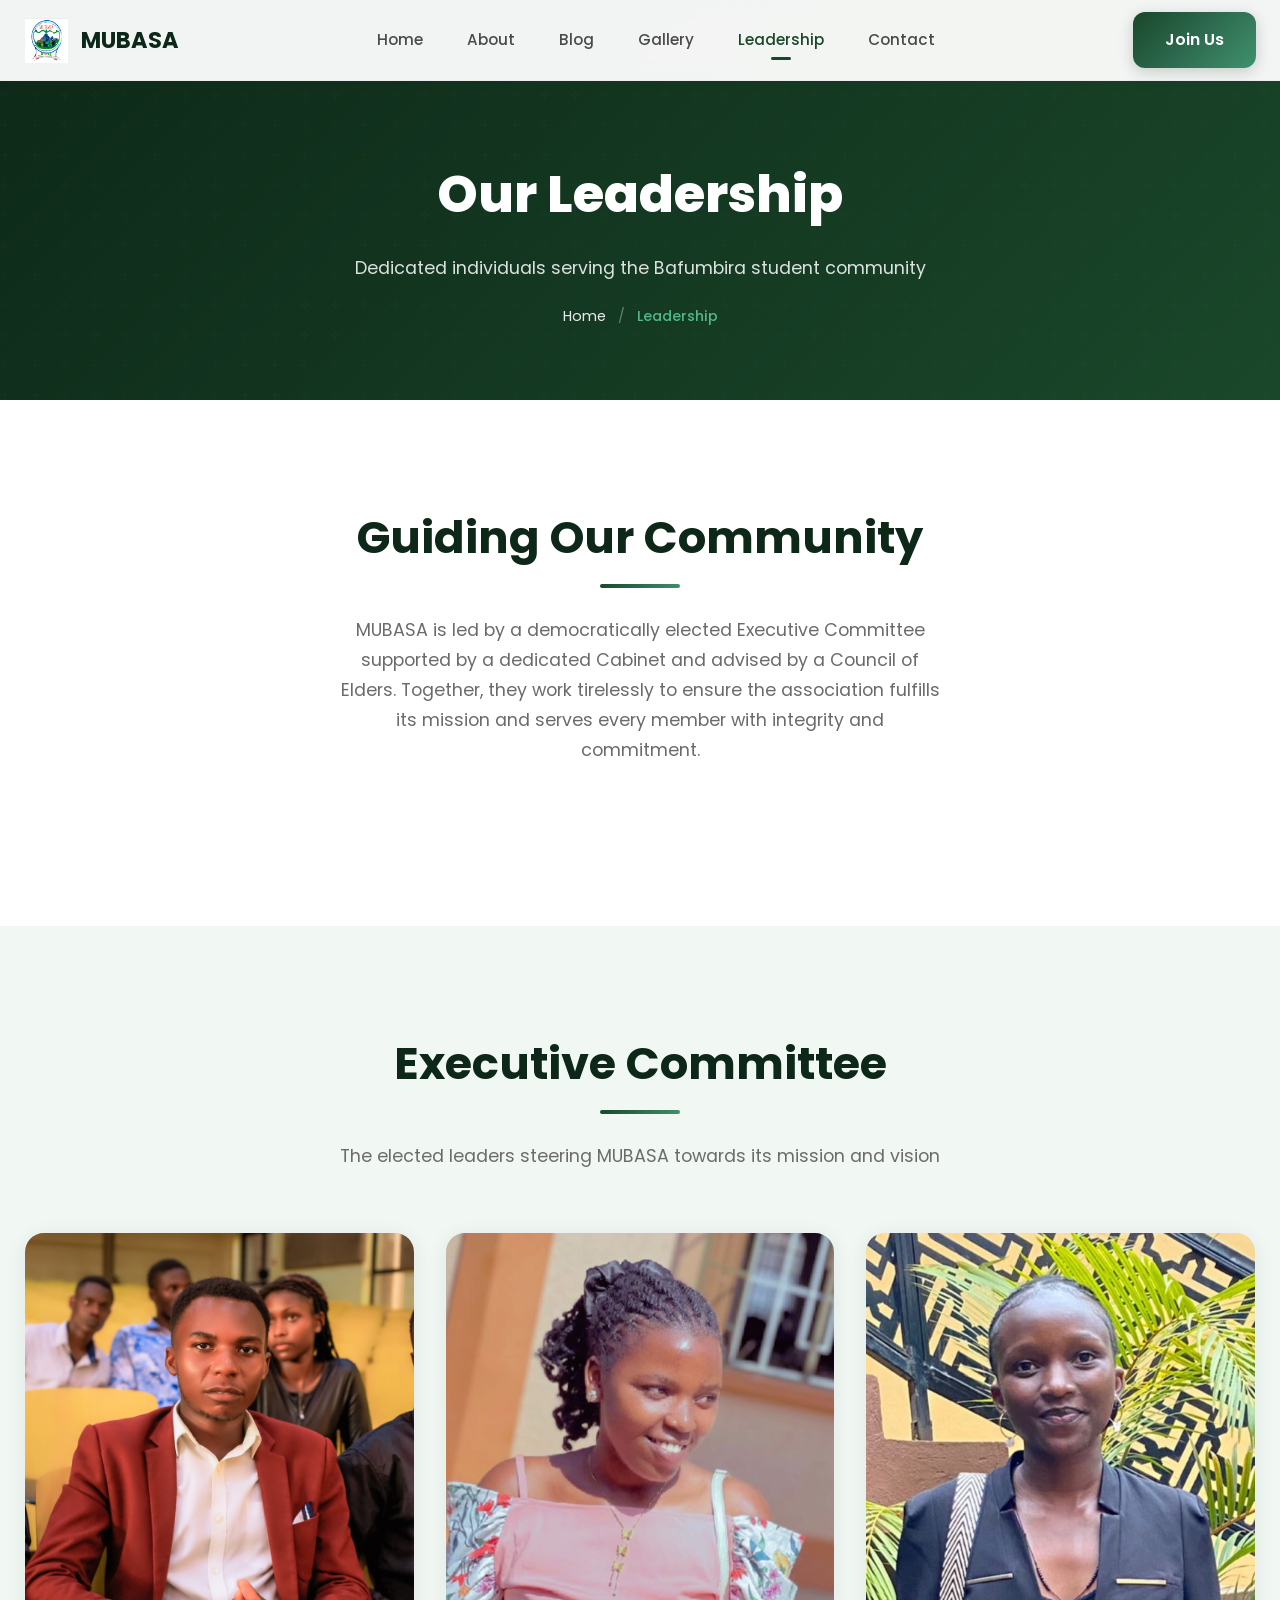
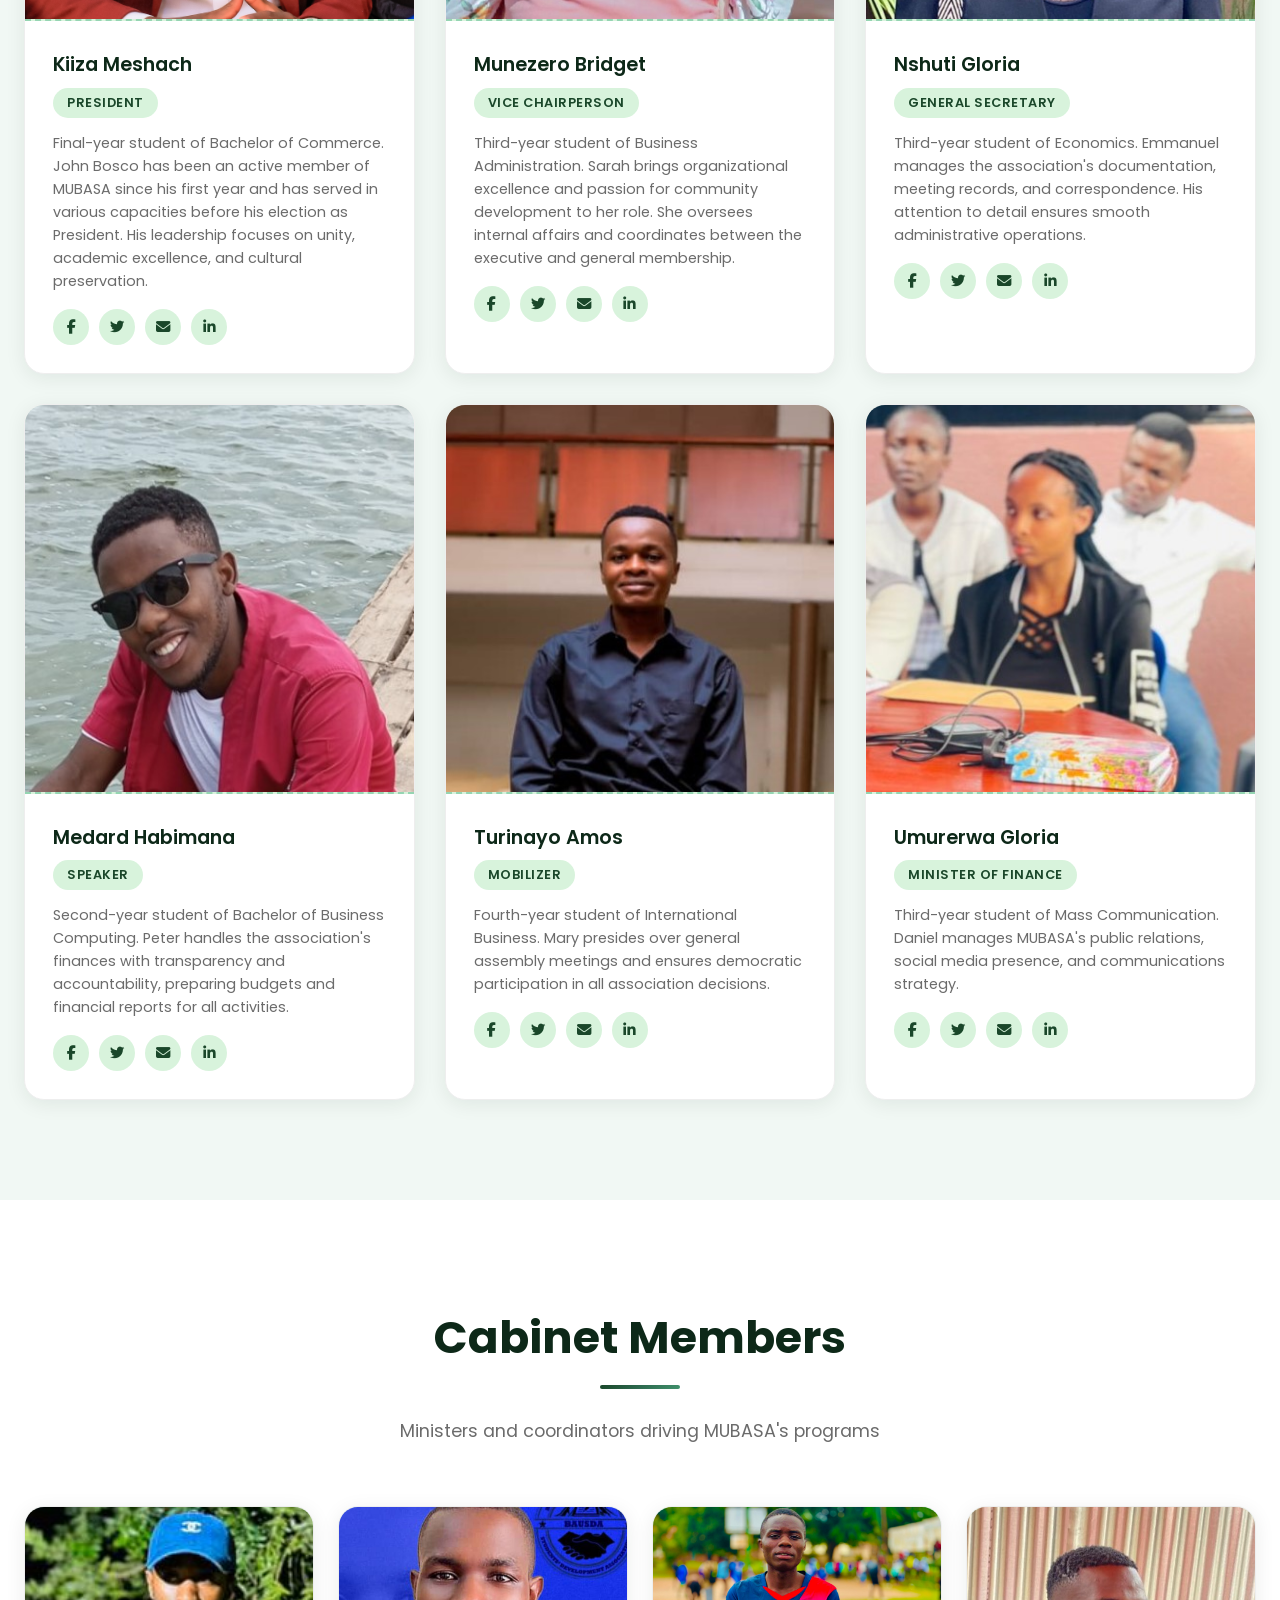
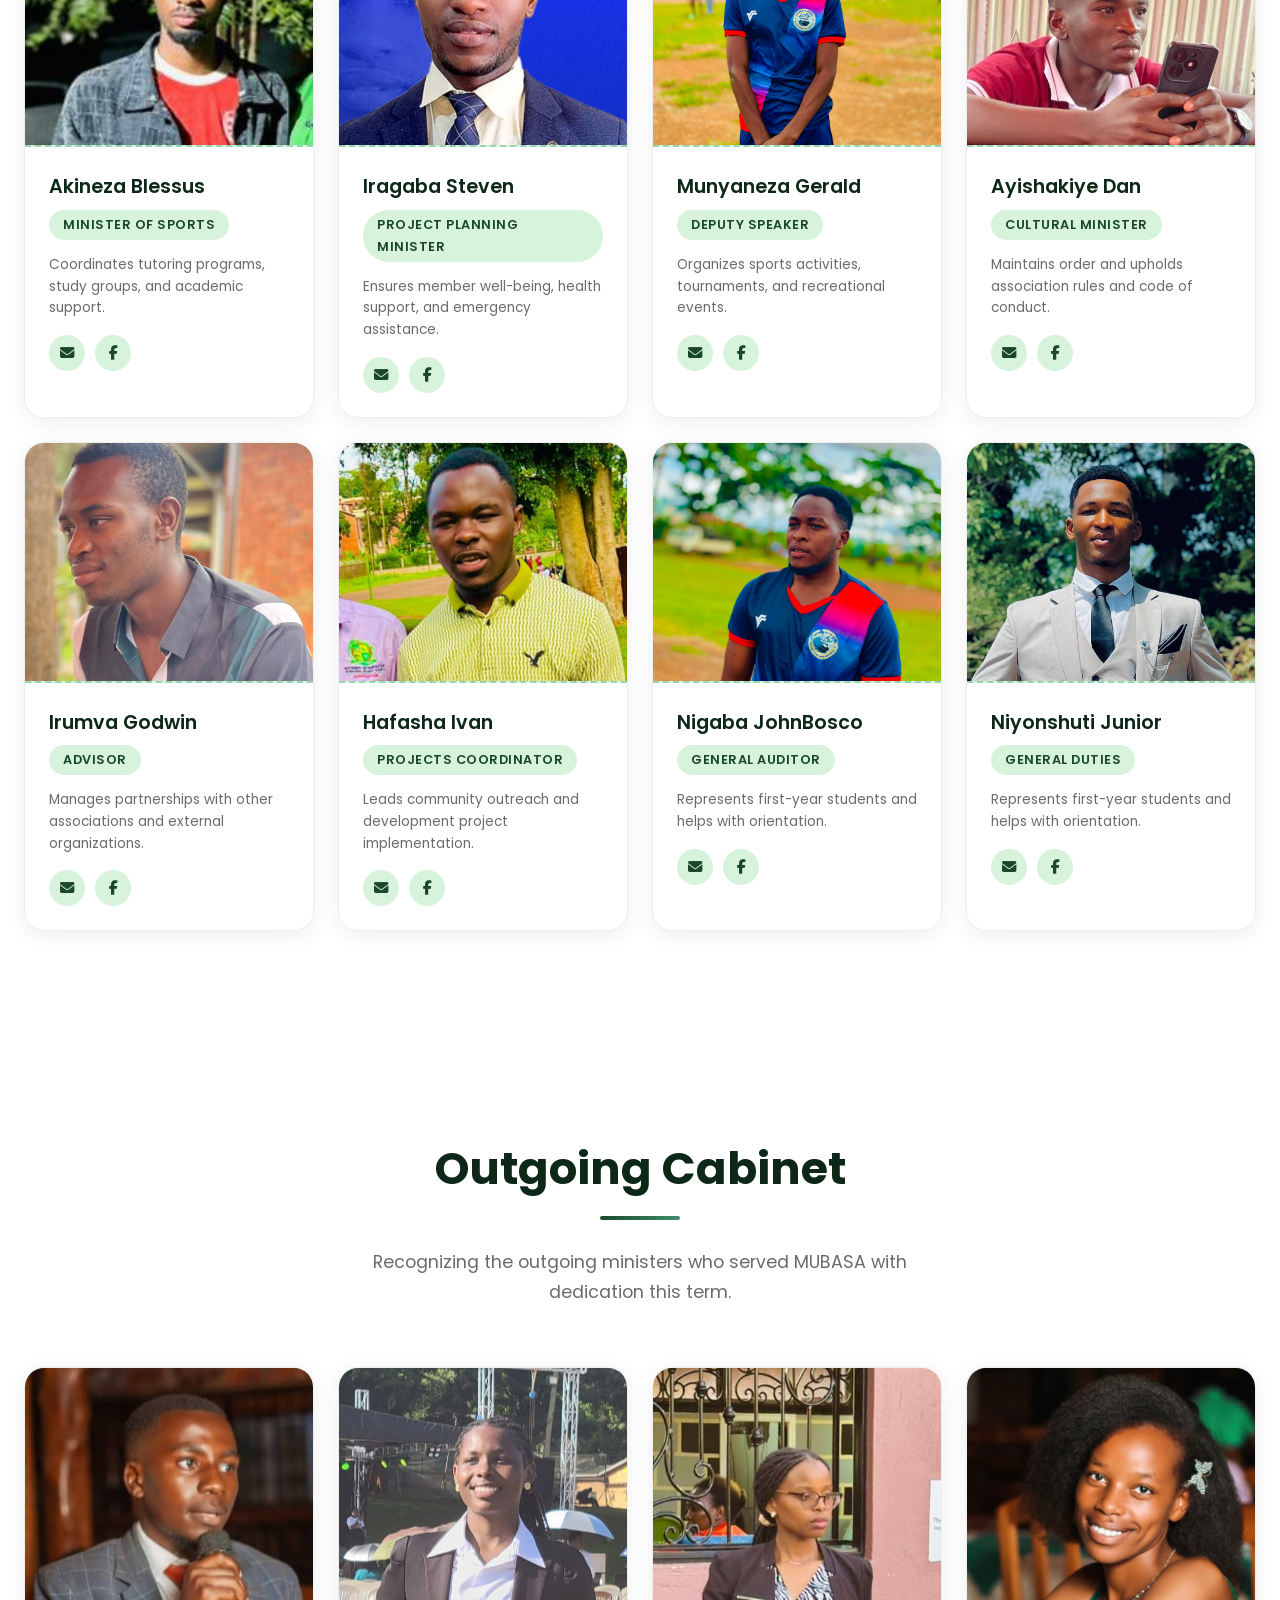
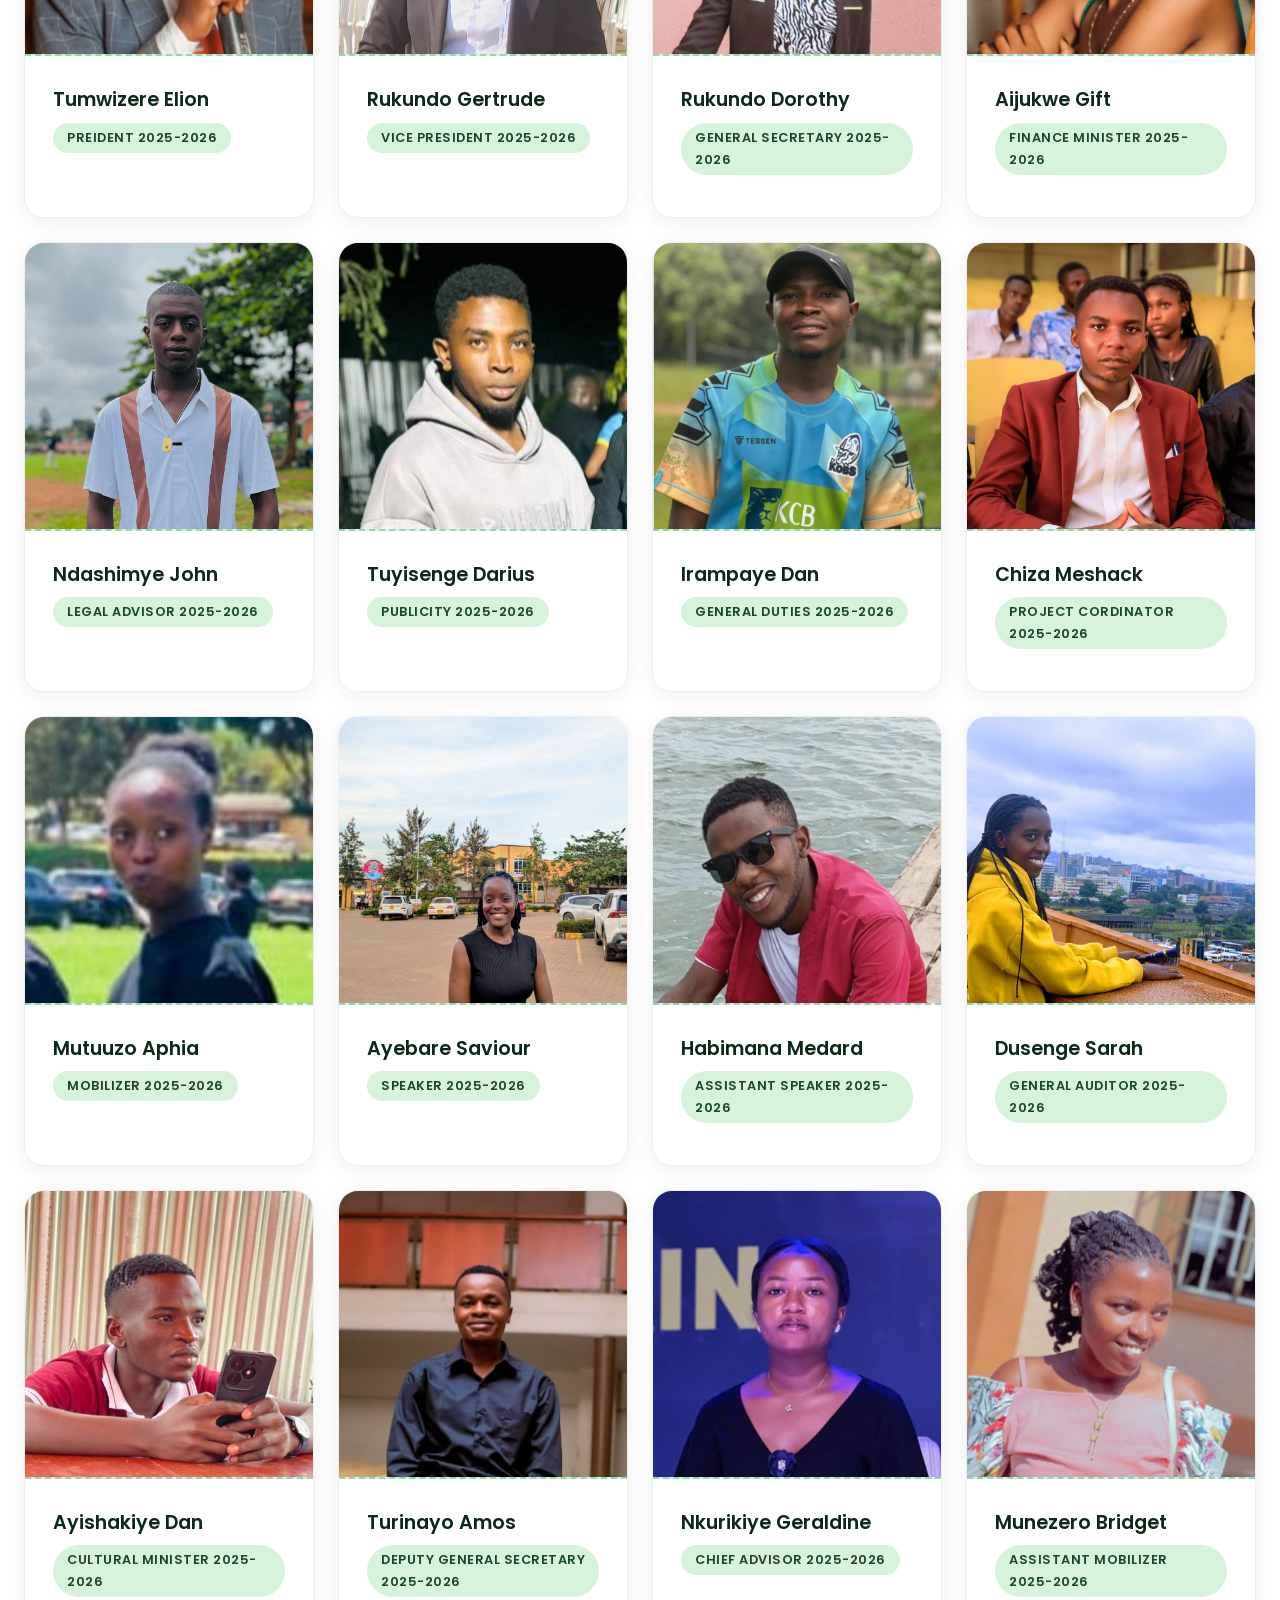
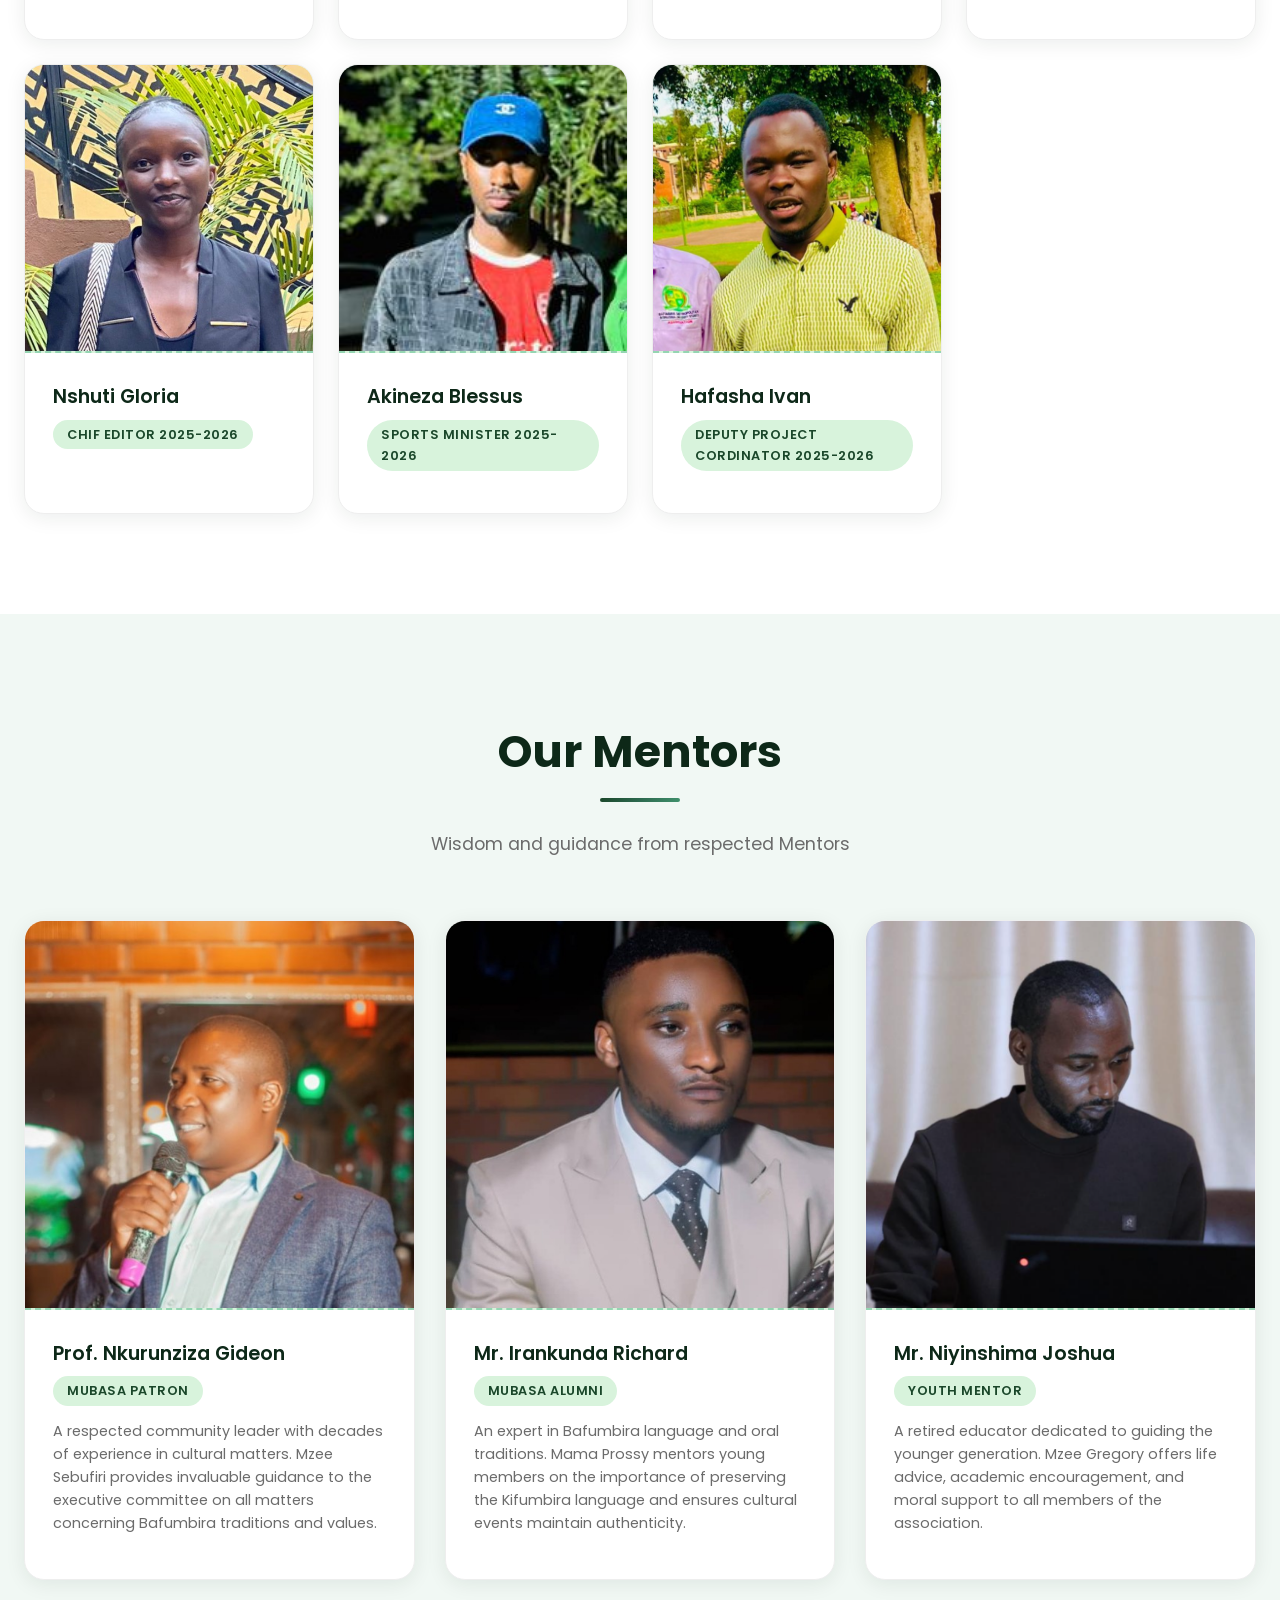
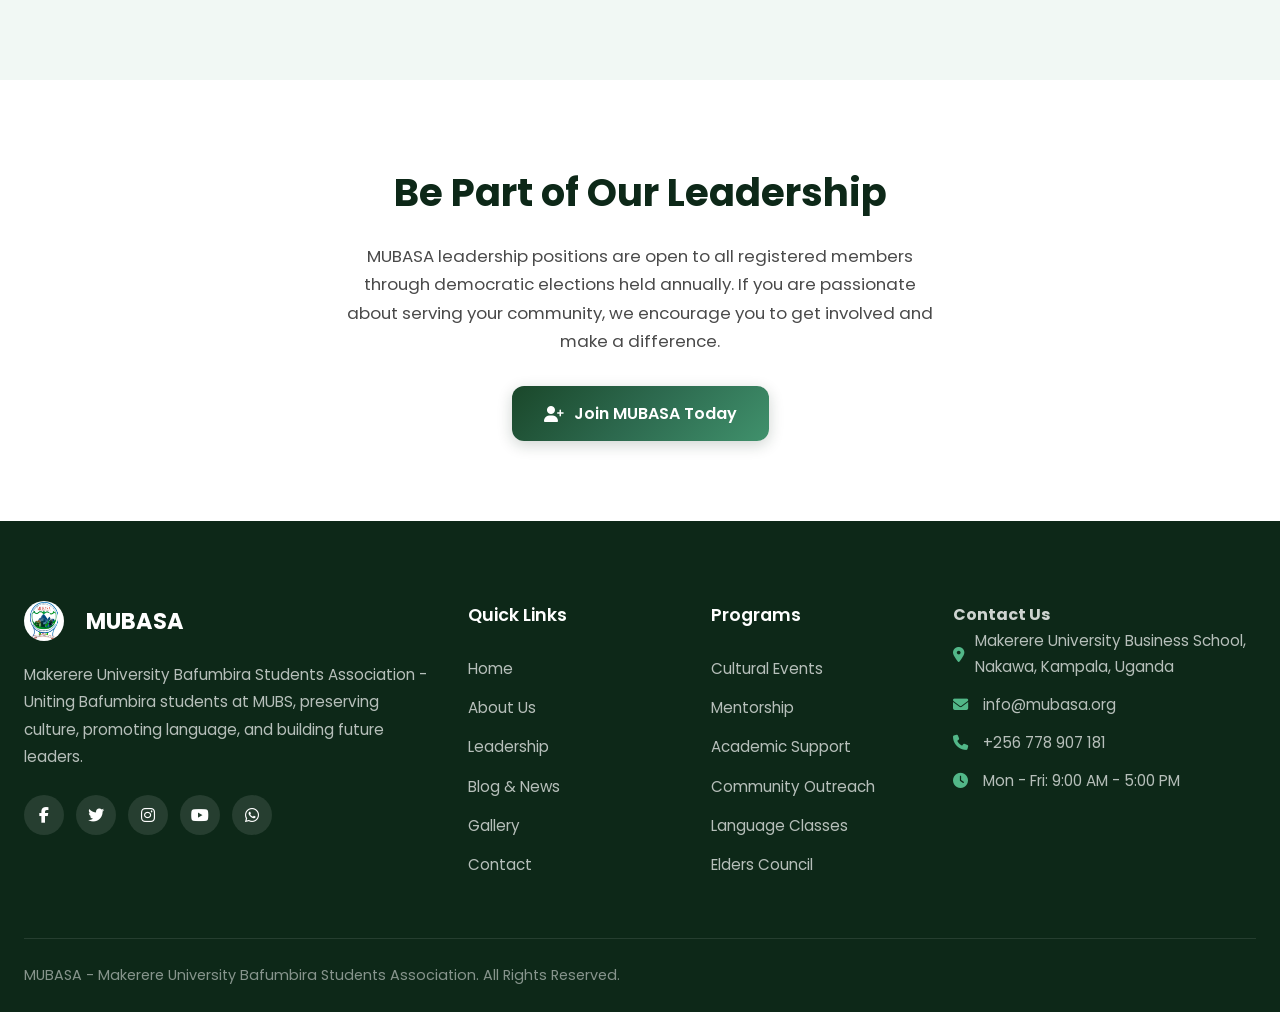
<file: leadership.html>
<!DOCTYPE html>
<html lang="en">
<head>
    <meta charset="UTF-8">
    <meta name="viewport" content="width=device-width, initial-scale=1.0">
    <meta name="description" content="Meet the MUBASA Executive Committee, Cabinet members, and Elders Council. Our leadership team is dedicated to serving the Bafumbira student community.">
    <meta name="keywords" content="MUBASA Leadership, Bafumbira Leaders, MUBS Student Leaders, Elders Council">
    <title>Leadership | MUBASA - Makerere University Bafumbira Students Association</title>
    <link rel="preconnect" href="https://fonts.googleapis.com">
    <link rel="preconnect" href="https://fonts.gstatic.com" crossorigin>
    <link href="https://fonts.googleapis.com/css2?family=Poppins:wght@300;400;500;600;700;800&display=swap" rel="stylesheet">
    <link rel="stylesheet" href="https://cdnjs.cloudflare.com/ajax/libs/font-awesome/6.5.1/css/all.min.css">
    <link rel="stylesheet" href="css/styles.css">
    <link rel="icon" href="images/favicon/android-chrome-192x192.png" type="image/png">
</head>

<body>
    <!-- ==================== NAVIGATION ==================== -->
    <nav class="navbar" id="navbar" role="navigation" aria-label="Main Navigation">
        <div class="nav-container">
            <a href="index.html" class="logo" aria-label="MUBASA Home">
                <div class="logo-icon"><img src="images/MUBS cambinet/mubasa logo.jpeg" alt="MUBASA logo"></div>
                <span>MUBASA</span>
            </a>
            <ul class="nav-links" id="navLinks">
                <li><a href="index.html">Home</a></li>
                <li><a href="about.html">About</a></li>
                <li><a href="blog.html">Blog</a></li>
                <li><a href="gallery.html">Gallery</a></li>
                <li><a href="leadership.html" class="active">Leadership</a></li>
                <li><a href="contact.html">Contact</a></li>
            </ul>
            <div class="nav-cta">
                <a href="contact.html" class="btn btn-primary">Join Us</a>
            </div>
            <button class="mobile-toggle" id="mobileToggle" aria-label="Toggle navigation menu" aria-expanded="false">
                <span></span>
                <span></span>
                <span></span>
            </button>
        </div>
    </nav>

    <!-- ==================== PAGE BANNER ==================== -->
    <header class="page-banner" role="banner">
        <div class="container">
            <div class="page-banner-content">
                <h1>Our Leadership</h1>
                <p>Dedicated individuals serving the Bafumbira student community</p>
                <nav class="breadcrumb" aria-label="Breadcrumb">
                    <a href="index.html">Home</a>
                    <span class="separator">/</span>
                    <span class="current">Leadership</span>
                </nav>
            </div>
        </div>
    </header>

    <!-- ==================== LEADERSHIP INTRO ==================== -->
    <section class="section-light" aria-labelledby="leadership-intro-heading">
        <div class="container">
            <div class="section-header">
                <h2 id="leadership-intro-heading">Guiding Our Community</h2>
                <p>
                    MUBASA is led by a democratically elected Executive Committee supported by a dedicated Cabinet
                    and advised by a Council of Elders. Together, they work tirelessly to ensure the association
                    fulfills its mission and serves every member with integrity and commitment.
                </p>
            </div>
        </div>
    </section>

    <!-- ==================== EXECUTIVE COMMITTEE ==================== -->
    <section class="section-bg" aria-labelledby="executive-heading">
        <div class="container">
            <div class="section-header">
                <h2 id="executive-heading">Executive Committee</h2>
                <p>The elected leaders steering MUBASA towards its mission and vision</p>
            </div>
            <div class="grid-3">
                <article class="leader-card animate fade-in-up">
                    <div class="leader-image" role="img" aria-label="President photo placeholder">
                        <img src="images/MUBS cambinet/mesach.jpg" alt="">
                    </div>
                    <div class="leader-info">
                        <h4>Kiiza Meshach</h4>
                        <span class="role">President</span>
                        <p>
                            Final-year student of Bachelor of Commerce. John Bosco has been an active member of MUBASA
                            since his first year and has served in various capacities before his election as President.
                            His leadership focuses on unity, academic excellence, and cultural preservation.
                        </p>
                        <div class="leader-social">
                            <a href="#" aria-label="Facebook"><i class="fab fa-facebook-f"></i></a>
                            <a href="#" aria-label="Twitter"><i class="fab fa-twitter"></i></a>
                            <a href="#" aria-label="Email"><i class="fas fa-envelope"></i></a>
                            <a href="#" aria-label="LinkedIn"><i class="fab fa-linkedin-in"></i></a>
                        </div>
                    </div>
                </article>

                <article class="leader-card animate fade-in-up delay-1">
                    <div class="leader-image" role="img" aria-label="Vice President photo placeholder">
                        <img src="images/MUBS cambinet/bridget12.jpeg" alt="">
                    </div>
                    <div class="leader-info">
                        <h4>Munezero Bridget</h4>
                        <span class="role">Vice Chairperson</span>
                        <p>
                            Third-year student of Business Administration. Sarah brings organizational excellence and
                            passion for community development to her role. She oversees internal affairs and coordinates
                            between the executive and general membership.
                        </p>
                        <div class="leader-social">
                            <a href="#" aria-label="Facebook"><i class="fab fa-facebook-f"></i></a>
                            <a href="#" aria-label="Twitter"><i class="fab fa-twitter"></i></a>
                            <a href="#" aria-label="Email"><i class="fas fa-envelope"></i></a>
                            <a href="#" aria-label="LinkedIn"><i class="fab fa-linkedin-in"></i></a>
                        </div>
                    </div>
                </article>

                <article class="leader-card animate fade-in-up delay-2">
                    <div class="leader-image" role="img" aria-label="General Secretary photo placeholder">
                        <img src="images/MUBS cambinet/nshuti.jpg" alt="">
                    </div>
                    <div class="leader-info">
                        <h4>Nshuti Gloria</h4>
                        <span class="role">General Secretary</span>
                        <p>
                            Third-year student of Economics. Emmanuel manages the association's documentation, meeting
                            records, and correspondence. His attention to detail ensures smooth administrative operations.
                        </p>
                        <div class="leader-social">
                            <a href="#" aria-label="Facebook"><i class="fab fa-facebook-f"></i></a>
                            <a href="#" aria-label="Twitter"><i class="fab fa-twitter"></i></a>
                            <a href="#" aria-label="Email"><i class="fas fa-envelope"></i></a>
                            <a href="#" aria-label="LinkedIn"><i class="fab fa-linkedin-in"></i></a>
                        </div>
                    </div>
                </article>

                <article class="leader-card animate fade-in-up">
                    <div class="leader-image" role="img" aria-label="Treasurer photo placeholder">
                        <img src="images/MUBS cambinet/medard.jpg" alt="">
                    </div>
                    <div class="leader-info">
                        <h4>Medard Habimana</h4>
                        <span class="role">Speaker</span>
                        <p>
                            Second-year student of Bachelor of Business Computing. Peter handles the association's finances
                            with transparency and accountability, preparing budgets and financial reports for all activities.
                        </p>
                        <div class="leader-social">
                            <a href="#" aria-label="Facebook"><i class="fab fa-facebook-f"></i></a>
                            <a href="#" aria-label="Twitter"><i class="fab fa-twitter"></i></a>
                            <a href="#" aria-label="Email"><i class="fas fa-envelope"></i></a>
                            <a href="#" aria-label="LinkedIn"><i class="fab fa-linkedin-in"></i></a>
                        </div>
                    </div>
                </article>

                <article class="leader-card animate fade-in-up delay-1">
                    <div class="leader-image" role="img" aria-label="Speaker photo placeholder">
                        <img src="images/MUBS cambinet/amos.jpg" alt="">
                    </div>
                    <div class="leader-info">
                        <h4>Turinayo Amos</h4>
                        <span class="role">Mobilizer</span>
                        <p>
                            Fourth-year student of International Business. Mary presides over general assembly meetings
                            and ensures democratic participation in all association decisions.
                        </p>
                        <div class="leader-social">
                            <a href="#" aria-label="Facebook"><i class="fab fa-facebook-f"></i></a>
                            <a href="#" aria-label="Twitter"><i class="fab fa-twitter"></i></a>
                            <a href="#" aria-label="Email"><i class="fas fa-envelope"></i></a>
                            <a href="#" aria-label="LinkedIn"><i class="fab fa-linkedin-in"></i></a>
                        </div>
                    </div>
                </article>

                <article class="leader-card animate fade-in-up delay-2">
                    <div class="leader-image" role="img" aria-label="Minister of Information photo placeholder">
                        <img src="images/MUBS cambinet/gloria.jpg" alt="">
                    </div>
                    <div class="leader-info">
                        <h4>Umurerwa Gloria</h4>
                        <span class="role">Minister of Finance</span>
                        <p>
                            Third-year student of Mass Communication. Daniel manages MUBASA's public relations, social
                            media presence, and communications strategy.
                        </p>
                        <div class="leader-social">
                            <a href="#" aria-label="Facebook"><i class="fab fa-facebook-f"></i></a>
                            <a href="#" aria-label="Twitter"><i class="fab fa-twitter"></i></a>
                            <a href="#" aria-label="Email"><i class="fas fa-envelope"></i></a>
                            <a href="#" aria-label="LinkedIn"><i class="fab fa-linkedin-in"></i></a>
                        </div>
                    </div>
                </article>
                
            </div>
        </div>
    </section>

    <!-- ==================== CABINET MEMBERS ==================== -->
    <section class="section-light" aria-labelledby="cabinet-heading">
        <div class="container">
            <div class="section-header">
                <h2 id="cabinet-heading">Cabinet Members</h2>
                <p>Ministers and coordinators driving MUBASA's programs</p>
            </div>
            <div class="grid-4">
                
                <article class="leader-card animate fade-in-up delay-1">
                    <div class="leader-image" style="height: 240px;" role="img" aria-label="Academic Minister photo placeholder">
                        <img src="images/MUBS cambinet/blessus.jpg" alt="">
                    </div>
                    <div class="leader-info" style="padding: 24px;">
                        <h4>Akineza Blessus</h4>
                        <span class="role">Minister of Sports</span>
                        <p style="font-size: 0.85rem;">Coordinates tutoring programs, study groups, and academic support.</p>
                        <div class="leader-social">
                            <a href="#" aria-label="Email"><i class="fas fa-envelope"></i></a>
                            <a href="#" aria-label="Facebook"><i class="fab fa-facebook-f"></i></a>
                        </div>
                    </div>
                </article>

                <article class="leader-card animate fade-in-up delay-2">
                    <div class="leader-image" style="height: 240px;" role="img" aria-label="Welfare Minister photo placeholder">
                        <img src="images/MUBS cambinet/stephen.jpg" alt="">
                    </div>
                    <div class="leader-info" style="padding: 24px;">
                        <h4>Iragaba Steven</h4>
                        <span class="role">Project Planning Minister</span>
                        <p style="font-size: 0.85rem;">Ensures member well-being, health support, and emergency assistance.</p>
                        <div class="leader-social">
                            <a href="#" aria-label="Email"><i class="fas fa-envelope"></i></a>
                            <a href="#" aria-label="Facebook"><i class="fab fa-facebook-f"></i></a>
                        </div>
                    </div>
                </article>

                <article class="leader-card animate fade-in-up delay-3">
                    <div class="leader-image" style="height: 240px;" role="img" aria-label="Sports Minister photo placeholder">
                        <img src="images/MUBS cambinet/gerald.jpg" alt="">
                    </div>
                    <div class="leader-info" style="padding: 24px;">
                        <h4>Munyaneza Gerald</h4>
                        <span class="role">Deputy Speaker</span>
                        <p style="font-size: 0.85rem;">Organizes sports activities, tournaments, and recreational events.</p>
                        <div class="leader-social">
                            <a href="#" aria-label="Email"><i class="fas fa-envelope"></i></a>
                            <a href="#" aria-label="Facebook"><i class="fab fa-facebook-f"></i></a>
                        </div>
                    </div>
                </article>

                <article class="leader-card animate fade-in-up">
                    <div class="leader-image" style="height: 240px;" role="img" aria-label="Discipline Minister photo placeholder">
                        <img src="images/MUBS cambinet/dan.jpg" alt="">
                    </div>
                    <div class="leader-info" style="padding: 24px;">
                        <h4>Ayishakiye Dan</h4>
                        <span class="role">Cultural Minister</span>
                        <p style="font-size: 0.85rem;">Maintains order and upholds association rules and code of conduct.</p>
                        <div class="leader-social">
                            <a href="#" aria-label="Email"><i class="fas fa-envelope"></i></a>
                            <a href="#" aria-label="Facebook"><i class="fab fa-facebook-f"></i></a>
                        </div>
                    </div>
                </article>

                <article class="leader-card animate fade-in-up delay-1">
                    <div class="leader-image" style="height: 240px;" role="img" aria-label="External Affairs Minister photo placeholder">
                        <img src="images/MUBS cambinet/godwin.jpg" alt="">
                    </div>
                    <div class="leader-info" style="padding: 24px;">
                        <h4>Irumva Godwin</h4>
                        <span class="role">Advisor</span>
                        <p style="font-size: 0.85rem;">Manages partnerships with other associations and external organizations.</p>
                        <div class="leader-social">
                            <a href="#" aria-label="Email"><i class="fas fa-envelope"></i></a>
                            <a href="#" aria-label="Facebook"><i class="fab fa-facebook-f"></i></a>
                        </div>
                    </div>
                </article>

                <article class="leader-card animate fade-in-up delay-2">
                    <div class="leader-image" style="height: 240px;" role="img" aria-label="Projects Coordinator photo placeholder">
                        <img src="images/MUBS cambinet/hafasha.jpg" alt="">
                    </div>
                    <div class="leader-info" style="padding: 24px;">
                        <h4>Hafasha Ivan</h4>
                        <span class="role">Projects Coordinator</span>
                        <p style="font-size: 0.85rem;">Leads community outreach and development project implementation.</p>
                        <div class="leader-social">
                            <a href="#" aria-label="Email"><i class="fas fa-envelope"></i></a>
                            <a href="#" aria-label="Facebook"><i class="fab fa-facebook-f"></i></a>
                        </div>
                    </div>
                </article>

                <article class="leader-card animate fade-in-up delay-3">
                    <div class="leader-image" style="height: 240px;" role="img" aria-label="Freshers Representative photo placeholder">
                        <img src="images/MUBS cambinet/johnbosco.jpg" alt="">
                    </div>
                    <div class="leader-info" style="padding: 24px;">
                        <h4>Nigaba JohnBosco</h4>
                        <span class="role">General Auditor</span>
                        <p style="font-size: 0.85rem;">Represents first-year students and helps with orientation.</p>
                        <div class="leader-social">
                            <a href="#" aria-label="Email"><i class="fas fa-envelope"></i></a>
                            <a href="#" aria-label="Facebook"><i class="fab fa-facebook-f"></i></a>
                        </div>
                    </div>
                </article>
                <article class="leader-card animate fade-in-up delay-3">
                    <div class="leader-image" style="height: 240px;" role="img" aria-label="Freshers Representative photo placeholder">
                        <img src="images/MUBS cambinet/santos.jpg" alt="">
                    </div>
                    <div class="leader-info" style="padding: 24px;">
                        <h4>Niyonshuti Junior</h4>
                        <span class="role">General Duties</span>
                        <p style="font-size: 0.85rem;">Represents first-year students and helps with orientation.</p>
                        <div class="leader-social">
                            <a href="#" aria-label="Email"><i class="fas fa-envelope"></i></a>
                            <a href="#" aria-label="Facebook"><i class="fab fa-facebook-f"></i></a>
                        </div>
                    </div>
                </article>
            </div>
        </div>
    </section>

    <!-- ==================== OUTGOING CABINET ==================== -->
    <section class="section-light" aria-labelledby="outgoing-heading">
        <div class="container">
            <div class="section-header">
                <h2 id="outgoing-heading">Outgoing Cabinet</h2>
                <p>Recognizing the outgoing ministers who served MUBASA with dedication this term.</p>
            </div>
            <div class="grid-4">
                <article class="leader-card animate fade-in-up">
                    <div class="leader-image" role="img" aria-label="Outgoing cabinet member photo placeholder">
                        <img src="images/MUBS cambinet/elion.jpg" alt="Marie Uwase">
                    </div>
                    <div class="leader-info">
                        <h4>Tumwizere Elion</h4>
                        <span class="role">Preident 2025-2026</span>
                    </div>
                </article>
                <article class="leader-card animate fade-in-up delay-1">
                    <div class="leader-image" role="img" aria-label="Outgoing cabinet member photo placeholder">
                        <img src="images/MUBS cambinet/gatrude.jpg" alt="Patrick Ndagijimana">
                    </div>
                    <div class="leader-info">
                        <h4>Rukundo Gertrude</h4>
                        <span class="role">Vice President 2025-2026</span>
                    </div>
                </article>
                <article class="leader-card animate fade-in-up delay-2">
                    <div class="leader-image" role="img" aria-label="Outgoing cabinet member photo placeholder">
                        <img src="images/MUBS cambinet/dorothy.jpg" alt="dorothy">
                    </div>
                    <div class="leader-info">
                        <h4>Rukundo Dorothy</h4>
                        <span class="role">General Secretary 2025-2026</span>
                    </div>
                </article>
                <article class="leader-card animate fade-in-up delay-3">
                    <div class="leader-image" role="img" aria-label="Outgoing cabinet member photo placeholder">
                        <img src="images/MUBS cambinet/gift.jpg" alt="Innocent Kyarimpa">
                    </div>
                    <div class="leader-info">
                        <h4>Aijukwe Gift</h4>
                        <span class="role">Finance Minister 2025-2026</span>
                    </div>
                </article>
                <article class="leader-card animate fade-in-up delay-4">
                    <div class="leader-image" role="img" aria-label="Outgoing cabinet member photo placeholder">
                        <img src="images/MUBS cambinet/john.jpeg" alt="Doreen Mugisha">
                    </div>
                    <div class="leader-info">
                        <h4>Ndashimye John</h4>
                        <span class="role">Legal Advisor 2025-2026</span>
                    </div>
                </article>
                <article class="leader-card animate fade-in-up">
                    <div class="leader-image" role="img" aria-label="Outgoing cabinet member photo placeholder">
                        <img src="images/MUBS cambinet/darius.jpg" alt="Sam Lule">
                    </div>
                    <div class="leader-info">
                        <h4>Tuyisenge Darius</h4>
                        <span class="role">Publicity 2025-2026</span>
                    </div>
                </article>
                <article class="leader-card animate fade-in-up delay-1">
                    <div class="leader-image" role="img" aria-label="Outgoing cabinet member photo placeholder">
                        <img src="images/MUBS cambinet/dan2.png" alt="Esther Nakyeyune">
                    </div>
                    <div class="leader-info">
                        <h4>Irampaye Dan</h4>
                        <span class="role">General Duties 2025-2026</span>
                    </div>
                </article>
                <article class="leader-card animate fade-in-up delay-2">
                    <div class="leader-image" role="img" aria-label="Outgoing cabinet member photo placeholder">
                        <img src="images/MUBS cambinet/mesach.jpg" alt="Simon Mbabazi">
                    </div>
                    <div class="leader-info">
                        <h4>Chiza Meshack</h4>
                        <span class="role">Project Cordinator 2025-2026</span>
                    </div>
                </article>
                <article class="leader-card animate fade-in-up delay-3">
                    <div class="leader-image" role="img" aria-label="Outgoing cabinet member photo placeholder">
                        <img src="images/MUBS cambinet/aphia.jpg" alt="Grace Tumuhimbise">
                    </div>
                    <div class="leader-info">
                        <h4>Mutuuzo Aphia</h4>
                        <span class="role">Mobilizer 2025-2026</span>
                    </div>
                </article>
                <article class="leader-card animate fade-in-up delay-4">
                    <div class="leader-image" role="img" aria-label="Outgoing cabinet member photo placeholder">
                        <img src="images/MUBS cambinet/saviour.jpeg" alt="Joel Bakireke">
                    </div>
                    <div class="leader-info">
                        <h4>Ayebare Saviour</h4>
                        <span class="role">Speaker 2025-2026</span>
                    </div>
                </article>
                <article class="leader-card animate fade-in-up delay-4">
                    <div class="leader-image" role="img" aria-label="Outgoing cabinet member photo placeholder">
                        <img src="images/MUBS cambinet/medard.jpg" alt="Joel Bakireke">
                    </div>
                    <div class="leader-info">
                        <h4>Habimana Medard</h4>
                        <span class="role">Assistant Speaker 2025-2026</span>
                    </div>
                </article>
                <article class="leader-card animate fade-in-up delay-4">
                    <div class="leader-image" role="img" aria-label="Outgoing cabinet member photo placeholder">
                        <img src="images/MUBS cambinet/sarah.jpeg" alt="Joel Bakireke">
                    </div>
                    <div class="leader-info">
                        <h4>Dusenge Sarah</h4>
                        <span class="role">General Auditor 2025-2026</span>
                    </div>
                </article>
                <article class="leader-card animate fade-in-up delay-4">
                    <div class="leader-image" role="img" aria-label="Outgoing cabinet member photo placeholder">
                        <img src="images/MUBS cambinet/dan.jpg" alt="Joel Bakireke">
                    </div>
                    <div class="leader-info">
                        <h4>Ayishakiye Dan</h4>
                        <span class="role">Cultural Minister 2025-2026</span>
                    </div>
                </article>
                <article class="leader-card animate fade-in-up delay-4">
                    <div class="leader-image" role="img" aria-label="Outgoing cabinet member photo placeholder">
                        <img src="images/MUBS cambinet/amos.jpg" alt="Joel Bakireke">
                    </div>
                    <div class="leader-info">
                        <h4>Turinayo Amos</h4>
                        <span class="role">Deputy General Secretary 2025-2026</span>
                    </div>
                </article>
                <article class="leader-card animate fade-in-up delay-4">
                    <div class="leader-image" role="img" aria-label="Outgoing cabinet member photo placeholder">
                        <img src="images/MUBS cambinet/geraldine.jpg" alt="Joel Bakireke">
                    </div>
                    <div class="leader-info">
                        <h4>Nkurikiye Geraldine</h4>
                        <span class="role">Chief Advisor 2025-2026</span>
                    </div>
                </article>
                <article class="leader-card animate fade-in-up delay-4">
                    <div class="leader-image" role="img" aria-label="Outgoing cabinet member photo placeholder">
                        <img src="images/MUBS cambinet/bridget12.jpeg" alt="Joel Bakireke">
                    </div>
                    <div class="leader-info">
                        <h4>Munezero Bridget</h4>
                        <span class="role">Assistant Mobilizer 2025-2026</span>
                    </div>
                </article>
                <article class="leader-card animate fade-in-up delay-4">
                    <div class="leader-image" role="img" aria-label="Outgoing cabinet member photo placeholder">
                        <img src="images/MUBS cambinet/nshuti.jpg" alt="Joel Bakireke">
                    </div>
                    <div class="leader-info">
                        <h4>Nshuti Gloria</h4>
                        <span class="role">Chif Editor 2025-2026</span>
                    </div>
                </article>
                <article class="leader-card animate fade-in-up delay-4">
                    <div class="leader-image" role="img" aria-label="Outgoing cabinet member photo placeholder">
                        <img src="images/MUBS cambinet/blessus.jpg" alt="Joel Bakireke">
                    </div>
                    <div class="leader-info">
                        <h4>Akineza Blessus</h4>
                        <span class="role">Sports Minister 2025-2026</span>
                    </div>
                </article>
                <article class="leader-card animate fade-in-up delay-4">
                    <div class="leader-image" role="img" aria-label="Outgoing cabinet member photo placeholder">
                        <img src="images/MUBS cambinet/hafasha.jpg" alt="Joel Bakireke">
                    </div>
                    <div class="leader-info">
                        <h4>Hafasha Ivan</h4>
                        <span class="role">Deputy Project Cordinator 2025-2026</span>
                    </div>
                </article>
            </div>
        </div>
    </section>

    <!-- ==================== ELDERS COUNCIL ==================== -->
    <section class="section-bg" aria-labelledby="elders-heading">
        <div class="container">
            <div class="section-header">
                <h2 id="elders-heading">Our Mentors</h2>
                <p>Wisdom and guidance from respected Mentors</p>
            </div>
            <div class="grid-3">
                <article class="leader-card animate fade-in-up">
                    <div class="leader-image" role="img" aria-label="Elder Chairman photo placeholder">
                        <img src="images/Advisors/mubasa patron.jpeg" alt="">
                    </div>
                    <div class="leader-info">
                        <h4>Prof. Nkurunziza Gideon</h4>
                        <span class="role">MUBASA Patron</span>
                        <p>
                            A respected community leader with decades of experience in cultural matters.
                            Mzee Sebufiri provides invaluable guidance to the executive committee on all
                            matters concerning Bafumbira traditions and values.
                        </p>
                    </div>
                </article>
                <article class="leader-card animate fade-in-up delay-1">
                    <div class="leader-image" role="img" aria-label="Elder Advisor photo placeholder">
                        <img src="images/Advisors/mubasa Alumini.jpeg" alt="">
                    </div>
                    <div class="leader-info">
                        <h4>Mr. Irankunda Richard</h4>
                        <span class="role">MUBASA ALUMNI</span>
                        <p>
                            An expert in Bafumbira language and oral traditions. Mama Prossy mentors
                            young members on the importance of preserving the Kifumbira language and
                            ensures cultural events maintain authenticity.
                        </p>
                    </div>
                </article>
                <article class="leader-card animate fade-in-up delay-2">
                    <div class="leader-image" role="img" aria-label="Youth Mentor photo placeholder">
                        <img src="images/MUBS cambinet/joshua.png" alt="">
                    </div>
                    <div class="leader-info">
                        <h4>Mr. Niyinshima Joshua</h4>
                        <span class="role">Youth Mentor</span>
                        <p>
                            A retired educator dedicated to guiding the younger generation. Mzee Gregory
                            offers life advice, academic encouragement, and moral support to all members
                            of the association.
                        </p>
                    </div>
                </article>
            </div>
        </div>
    </section>

    <!-- ==================== CTA SECTION ==================== -->
    <section class="cta-section section-light" aria-labelledby="join-heading">
        <div class="container">
            <h2 id="join-heading">Be Part of Our Leadership</h2>
            <p>
                MUBASA leadership positions are open to all registered members through democratic elections
                held annually. If you are passionate about serving your community, we encourage you to get
                involved and make a difference.
            </p>
            <a href="contact.html" class="btn btn-primary">
                <i class="fas fa-user-plus" aria-hidden="true"></i>
                Join MUBASA Today
            </a>
        </div>
    </section>

    <!-- ==================== FOOTER ==================== -->
    <footer class="footer" role="contentinfo">
        <div class="container">
            <div class="footer-grid">
                <div class="footer-brand">
                    <a href="index.html" class="logo" aria-label="MUBASA Home">
                        <img src="images/MUBS cambinet/mubasa logo.jpeg" alt="MUBASA Logo" class="footer-logo">
                        <span>MUBASA</span>
                    </a>
                    <p>
                        Makerere University Bafumbira Students Association - Uniting Bafumbira students
                        at MUBS, preserving culture, promoting language, and building future leaders.
                    </p>
                    <div class="footer-social">
                        <a href="#" aria-label="Facebook"><i class="fab fa-facebook-f"></i></a>
                        <a href="#" aria-label="Twitter"><i class="fab fa-twitter"></i></a>
                        <a href="#" aria-label="Instagram"><i class="fab fa-instagram"></i></a>
                        <a href="#" aria-label="YouTube"><i class="fab fa-youtube"></i></a>
                        <a href="#" aria-label="WhatsApp"><i class="fab fa-whatsapp"></i></a>
                    </div>
                </div>
                <div class="footer-links">
                    <h4>Quick Links</h4>
                    <ul>
                        <li><a href="index.html">Home</a></li>
                        <li><a href="about.html">About Us</a></li>
                        <li><a href="leadership.html">Leadership</a></li>
                        <li><a href="blog.html">Blog &amp; News</a></li>
                        <li><a href="gallery.html">Gallery</a></li>
                        <li><a href="contact.html">Contact</a></li>
                    </ul>
                </div>
                <div class="footer-links">
                    <h4>Programs</h4>
                    <ul>
                        <li><a href="about.html">Cultural Events</a></li>
                        <li><a href="about.html">Mentorship</a></li>
                        <li><a href="about.html">Academic Support</a></li>
                        <li><a href="about.html">Community Outreach</a></li>
                        <li><a href="about.html">Language Classes</a></li>
                        <li><a href="about.html">Elders Council</a></li>
                    </ul>
                </div>
                <div class="footer-contact">
                    <h4>Contact Us</h4>
                    <p><i class="fas fa-map-marker-alt" aria-hidden="true"></i> Makerere University Business School, Nakawa, Kampala, Uganda</p>
                    <p><i class="fas fa-envelope" aria-hidden="true"></i> info@mubasa.org</p>
                    <p><i class="fas fa-phone" aria-hidden="true"></i> +256 778 907 181</p>
                    <p><i class="fas fa-clock" aria-hidden="true"></i> Mon - Fri: 9:00 AM - 5:00 PM</p>
                </div>
            </div>
            <div class="footer-bottom">
                <p> MUBASA - Makerere University Bafumbira Students Association. All Rights Reserved.</p>
            </div>
        </div>
    </footer>

    <!-- ==================== SCROLL TO TOP ==================== -->
    <button class="scroll-top" id="scrollTop" aria-label="Scroll to top">
        <i class="fas fa-chevron-up" aria-hidden="true"></i>
    </button>

    <!-- ==================== JAVASCRIPT ==================== -->
    <script src="js/animations.js"></script>
</body>
</html>
</file>
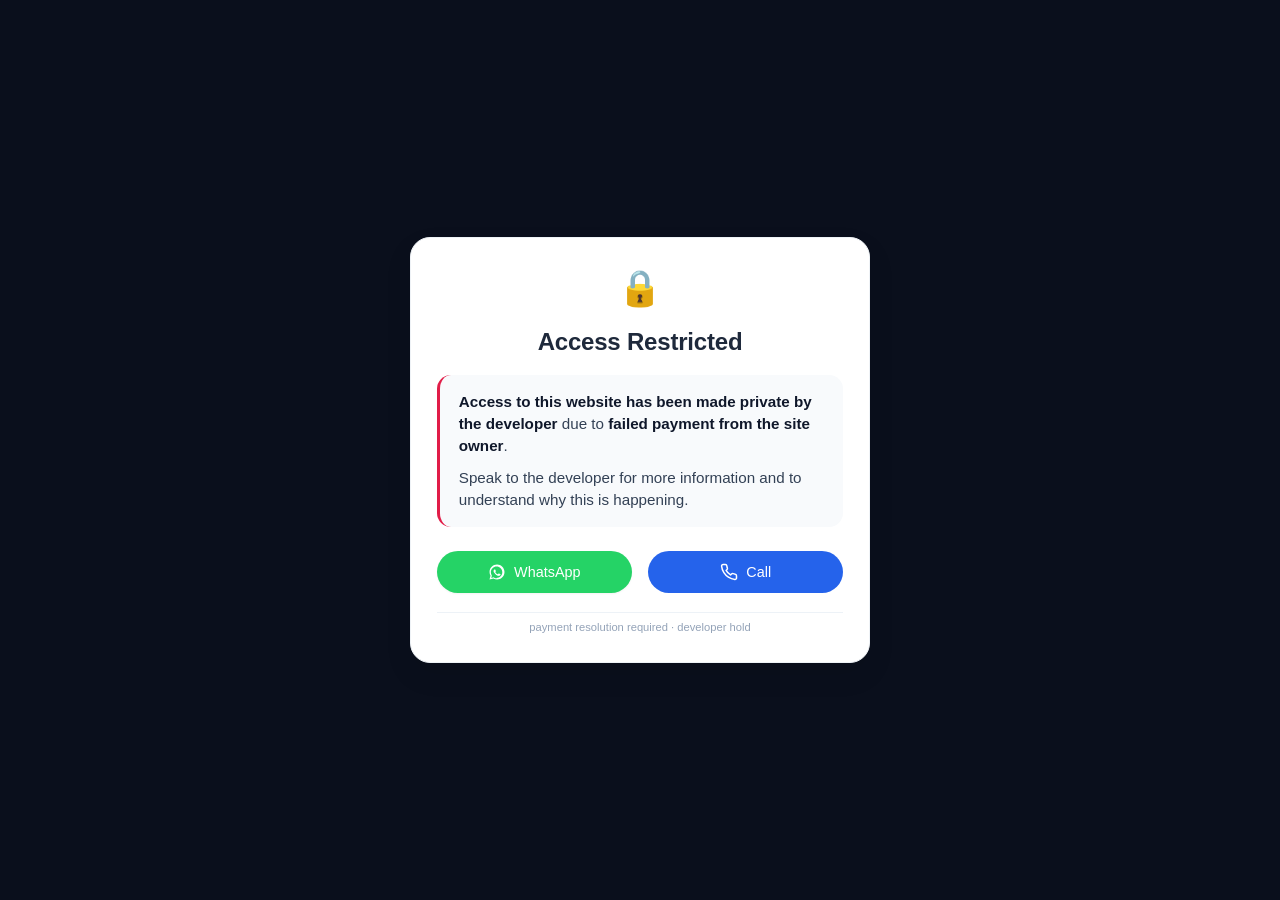
<file: pay.html>
<!DOCTYPE html>
<html lang="en">

<head>
    <meta charset="UTF-8">
    <meta name="viewport" content="width=device-width, initial-scale=1.0, user-scalable=yes">
    <title>Access Restricted | Developer Notice</title>
    <style>
        * {
            margin: 0;
            padding: 0;
            box-sizing: border-box;
        }

        body {
            background: #0a0f1c;
            font-family: -apple-system, BlinkMacSystemFont, 'Segoe UI', Roboto, Helvetica, Arial, sans-serif;
            min-height: 100vh;
            display: flex;
            align-items: center;
            justify-content: center;
            padding: 1rem;
        }

        /* simple card — small, professional */
        .card {
            max-width: 460px;
            width: 100%;
            background: #ffffff;
            border-radius: 20px;
            padding: 1.8rem 1.6rem;
            box-shadow: 0 12px 28px rgba(0, 0, 0, 0.08);
            border: 1px solid #eef2f6;
        }

        /* minimal lock icon */
        .lock {
            text-align: center;
            margin-bottom: 1.2rem;
        }

        .lock span {
            font-size: 2.2rem;
        }

        h2 {
            font-size: 1.5rem;
            font-weight: 600;
            color: #1e293b;
            text-align: center;
            margin-bottom: 1.2rem;
            letter-spacing: -0.2px;
        }

        .message {
            background: #f8fafc;
            padding: 1rem 1.2rem;
            border-radius: 14px;
            margin-bottom: 1.5rem;
            border-left: 3px solid #e11d48;
        }

        .message p {
            color: #334155;
            font-size: 0.95rem;
            line-height: 1.45;
            margin-bottom: 0.6rem;
        }

        .message p:last-child {
            margin-bottom: 0;
        }

        .message strong {
            color: #0f172a;
        }

        .contact-badge {
            font-family: monospace;
            font-size: 0.8rem;
            background: #f1f5f9;
            padding: 0.25rem 0.8rem;
            border-radius: 30px;
            display: inline-block;
            color: #475569;
            margin-top: 0.5rem;
        }

        /* action row: two buttons side by side */
        .actions {
            display: flex;
            gap: 1rem;
            margin: 1.5rem 0 0.8rem;
        }

        .btn {
            flex: 1;
            display: flex;
            align-items: center;
            justify-content: center;
            gap: 8px;
            padding: 0.7rem 0.5rem;
            border-radius: 60px;
            font-weight: 500;
            font-size: 0.9rem;
            text-decoration: none;
            transition: all 0.2s ease;
            border: 1px solid transparent;
            cursor: pointer;
        }

        .btn-wa {
            background: #25D366;
            color: white;
            box-shadow: 0 1px 2px rgba(0, 0, 0, 0.05);
        }

        .btn-wa:hover {
            background: #20b859;
            transform: translateY(-1px);
        }

        .btn-call {
            background: #2563eb;
            color: white;
        }

        .btn-call:hover {
            background: #1d4ed8;
            transform: translateY(-1px);
        }

        .btn svg {
            width: 18px;
            height: 18px;
            fill: currentColor;
            stroke: none;
        }

        .btn-call svg {
            fill: none;
            stroke: white;
            stroke-width: 2;
        }

        .footer-note {
            text-align: center;
            font-size: 0.7rem;
            color: #94a3b8;
            margin-top: 1.2rem;
            padding-top: 0.5rem;
            border-top: 1px solid #edf2f7;
        }

        /* responsive */
        @media (max-width: 480px) {
            .card {
                padding: 1.4rem;
            }

            h2 {
                font-size: 1.3rem;
            }

            .btn {
                font-size: 0.8rem;
                padding: 0.6rem 0.3rem;
            }
        }
    </style>
</head>

<body>
    <div class="card">
        <div class="lock">
            <span>🔒</span>
        </div>
        <h2>Access Restricted</h2>
        <div class="message">
            <p>
                <strong>Access to this website has been made private by the developer</strong> due to
                <strong>failed payment from the site owner</strong>.
            </p>
            <p>
                Speak to the developer for more information and to understand why this is happening.
            </p>
            <!-- <div class="contact-badge">
                📧 developer@restricted · 📞 +256 708 885 123
            </div> -->
        </div>

        <!-- two icons: whatsapp + dialer, both pointing to the given number -->
        <div class="actions">
            <a href="#" id="whatsappBtn" class="btn btn-wa">
                <svg viewBox="0 0 24 24" width="18" height="18" fill="white">
                    <path
                        d="M12.032 2.004c-5.512 0-9.986 4.474-9.986 9.986 0 1.76.458 3.473 1.329 4.992l-1.412 5.155 5.276-1.383c1.468.854 3.11 1.304 4.793 1.304 5.512 0 9.986-4.474 9.986-9.986S17.544 2.004 12.032 2.004zm0 18.416c-1.508 0-2.988-.411-4.242-1.176l-.304-.18-3.13.82.836-3.052-.198-.315a7.588 7.588 0 0 1-1.176-4.098c0-4.198 3.416-7.614 7.614-7.614s7.614 3.416 7.614 7.614-3.416 7.614-7.614 7.614zm4.172-5.704c-.229-.115-1.353-.668-1.562-.744-.21-.076-.362-.115-.515.115-.152.23-.59.744-.723.896-.133.153-.266.172-.495.057-.229-.115-.965-.356-1.839-1.135-.68-.606-1.14-1.354-1.273-1.582-.133-.23-.014-.354.1-.468.102-.102.229-.266.344-.399.115-.133.153-.23.229-.383.076-.153.038-.287-.019-.402-.057-.115-.515-1.24-.706-1.698-.186-.447-.375-.386-.515-.393-.133-.007-.286-.007-.44-.007-.152 0-.4.057-.61.286-.21.229-.8.783-.8 1.91 0 1.126.821 2.215.935 2.369.114.153 1.606 2.453 3.896 3.44.544.235.969.375 1.3.48.546.174 1.043.15 1.436.09.438-.066 1.353-.553 1.544-1.087.19-.534.19-.992.134-1.087-.057-.095-.21-.153-.438-.268z" />
                </svg>
                <span>WhatsApp</span>
            </a>
            <a href="#" id="callBtn" class="btn btn-call">
                <svg viewBox="0 0 24 24" fill="none" stroke="currentColor" stroke-width="2" stroke-linecap="round"
                    stroke-linejoin="round">
                    <path
                        d="M22 16.92v3a2 2 0 0 1-2.18 2 19.79 19.79 0 0 1-8.63-3.07 19.5 19.5 0 0 1-6-6 19.79 19.79 0 0 1-3.07-8.67A2 2 0 0 1 4.11 2h3a2 2 0 0 1 2 1.72c.127.96.362 1.903.7 2.81a2 2 0 0 1-.45 2.11L8.09 9.91a16 16 0 0 0 6 6l1.27-1.27a2 2 0 0 1 2.11-.45c.907.338 1.85.573 2.81.7A2 2 0 0 1 22 16.92z" />
                </svg>
                <span>Call</span>
            </a>
        </div>
        <div class="footer-note">
            payment resolution required · developer hold
        </div>
    </div>

    <script>
        // phone number as provided: Uganda number +256708885123
        const DEV_PHONE = '+256708885123';
        // whatsapp number without '+' for wa.me (clean)
        const WA_NUMBER = '256708885123';

        // WhatsApp button: pre-filled polite message
        const waBtn = document.getElementById('whatsappBtn');
        const callBtn = document.getElementById('callBtn');

        // prefill message for clarity
        const waMessage = "Hello, I'm reaching out regarding the website suspension due to failed payment. I'd like to understand why this is happening.";
        const waUrl = `https://wa.me/${WA_NUMBER}?text=${encodeURIComponent(waMessage)}`;

        if (waBtn) {
            waBtn.addEventListener('click', (e) => {
                e.preventDefault();
                window.open(waUrl, '_blank', 'noopener,noreferrer');
            });
            waBtn.setAttribute('href', waUrl);
        }

        // call button: tel: scheme
        if (callBtn) {
            callBtn.addEventListener('click', (e) => {
                e.preventDefault();
                window.location.href = `tel:${DEV_PHONE}`;
            });
            callBtn.setAttribute('href', `tel:${DEV_PHONE}`);
        }

        // tiny optional: display the phone number inside badge if needed (already static)
        // console free – but ensures everything works
    </script>
</body>

</html>
</file>
<file: css/styles.css>
/* ==========================================================
   MUBASA - Makerere University Bafumbira Students Association
   Global Stylesheet - Green Professional Theme
   ALPHER TECHNOLOGIES UGANDA
   ========================================================== */

/* ---------- RESET & BASE ---------- */
*, *::before, *::after { margin: 0; padding: 0; box-sizing: border-box; }

:root {
    --primary-dark: #0d2818;
    --primary: #1a472a;
    --primary-medium: #2d6a4f;
    --primary-light: #40916c;
    --primary-bright: #52b788;
    --primary-pale: #74c69d;
    --primary-lighter: #95d5b2;
    --primary-bg: #d8f3dc;
    --primary-bg-light: #e8f5e9;
    --primary-bg-pale: #f1f8f4;
    --text-dark: #1b1b1b;
    --text-medium: #2d2d2d;
    --text-light: #4a4a4a;
    --text-muted: #6b6b6b;
    --text-faint: #888888;
    --white: #ffffff;
    --off-white: #fafafa;
    --border: #e0e0e0;
    --border-light: #eeeeee;
    --shadow: rgba(13, 40, 24, 0.08);
    --shadow-medium: rgba(13, 40, 24, 0.12);
    --shadow-dark: rgba(13, 40, 24, 0.2);
    --gradient-primary: linear-gradient(135deg, var(--primary) 0%, var(--primary-medium) 50%, var(--primary-light) 100%);
    --gradient-dark: linear-gradient(135deg, var(--primary-dark) 0%, var(--primary) 100%);
    --gradient-light: linear-gradient(135deg, var(--primary-bg) 0%, var(--primary-bg-light) 100%);
    --font-primary: 'Poppins', -apple-system, BlinkMacSystemFont, 'Segoe UI', sans-serif;
    --section-padding: 100px;
    --container-max: 1280px;
    --container-padding: 24px;
    --transition-fast: 0.2s ease;
    --transition-normal: 0.3s ease;
    --transition-slow: 0.5s ease;
    --radius-sm: 6px;
    --radius-md: 12px;
    --radius-lg: 20px;
    --radius-xl: 30px;
    --radius-full: 50%;
}

html { 
    scroll-behavior: smooth; 
    font-size: 16px; 
}
body { 
    font-family: var(--font-primary); 
    color: var(--text-medium); 
    line-height: 1.7; 
    background-color: var(--white); 
    overflow-x: hidden; 
}
a { 
    text-decoration: none; 
    color: inherit; 
    transition: var(--transition-normal); 
}
img { 
    max-width: 100%; 
    height: 100%; 
    display: block; 
}
ul, ol { 
    list-style: none; 
}

/* ---------- UTILITIES ---------- */
.container { 
    max-width: var(--container-max); 
    margin: 0 auto; 
    padding: 0 var(--container-padding); 
}
.section-header { 
    text-align: center; 
    margin-bottom: 60px; 
}
.section-header h2 { 
    font-size: 2.8rem; 
    font-weight: 700; 
    color: var(--primary-dark); 
    margin-bottom: 16px; 
    position: relative; 
    display: inline-block; 
}
.section-header h2::after { 
    content: ''; 
    position: absolute; 
    bottom: -12px; left: 50%; 
    transform: translateX(-50%); 
    width: 80px; 
    height: 4px; 
    background: var(--gradient-primary); 
    border-radius: var(--radius-sm); 
}
.section-header p { 
    font-size: 1.1rem; 
    color: var(--text-muted); 
    max-width: 600px; 
    margin: 24px auto 0; 
}
.section-header-light h2 { 
    color: var(--white); 
}
.section-header-light h2::after { 
    background: var(--white); 
}
.section-header-light p { 
    color: rgba(255,255,255,0.85); 
}

.text-center { 
    text-align: center; 
}
.mb-20 { 
    margin-bottom: 20px; 
}
.mb-40 { 
    margin-bottom: 40px; 
}
.mt-40 { 
    margin-top: 40px; 
}
.pt-0 { 
    padding-top: 0; 
}

/* ---------- BUTTONS ---------- */
.btn { 
    display: inline-flex; 
    align-items: center; 
    justify-content: center; 
    gap: 10px; padding: 14px 32px; 
    font-family: var(--font-primary); 
    font-size: 1rem; 
    font-weight: 600; 
    border: none; 
    border-radius: var(--radius-md); 
    cursor: pointer; 
    transition: var(--transition-normal); 
    text-transform: capitalize; 
}
.btn-primary { 
    background: var(--gradient-primary); 
    color: var(--white); 
    box-shadow: 0 4px 15px var(--shadow-dark); 
}
.btn-primary:hover { 
    transform: translateY(-3px); 
    box-shadow: 0 8px 25px var(--shadow-dark); 
    background: var(--gradient-dark); 
}
.btn-secondary { 
    background: transparent; 
    color: var(--primary); 
    border: 2px solid var(--primary); 
}
.btn-secondary:hover { 
    background: var(--primary); 
    color: var(--white); 
    transform: translateY(-3px); 
}
.btn-light { 
    background: var(--white); 
    color: var(--primary); 
    box-shadow: 0 4px 15px var(--shadow); 
}
.btn-light:hover { 
    background: var(--primary-bg); 
    transform: translateY(-3px); 
    box-shadow: 0 8px 25px var(--shadow-medium); 
}
.btn-outline-light { 
    background: transparent; 
    color: var(--white); 
    border: 2px solid rgba(255,255,255,0.4); 
}
.btn-outline-light:hover { 
    background: var(--white); 
    color: var(--primary); 
    border-color: var(--white); 
}

/* ---------- NAVIGATION ---------- */
.navbar { 
    position: fixed; 
    top: 0; left: 0; 
    width: 100%; 
    z-index: 1000; 
    background: rgba(255,255,255,0.95); 
    backdrop-filter: blur(10px); 
    border-bottom: 1px solid var(--border-light); 
    transition: var(--transition-normal); 
}
.navbar.scrolled { 
    box-shadow: 0 4px 20px var(--shadow); 
    background: rgba(255,255,255,0.98); 
}
.nav-container { 
    max-width: var(--container-max); 
    margin: 0 auto; 
    padding: 0 var(--container-padding); 
    display: flex; 
    align-items: center; 
    justify-content: space-between; 
    height: 80px; 
}
.logo { 
    display: flex; 
    align-items: center; 
    gap: 12px; 
    font-weight: 700; 
    font-size: 1.4rem; 
    color: var(--primary-dark); 
}
.logo-icon { 
    width: 45px; 
    height: 45px; 
    /* background: var(--gradient-primary);  */
    border-radius: var(--radius-md); 
    display: flex; 
    align-items: center; 
    justify-content: center; 
    color: var(--white); 
    font-size: 1.2rem; 
    font-weight: 700; 
}
.nav-links { 
    display: flex; 
    align-items: center; 
    gap: 8px; 
}
.nav-links a { 
    padding: 10px 18px; 
    font-size: 0.95rem; 
    font-weight: 500; 
    color: var(--text-light); 
    border-radius: var(--radius-md); 
    position: relative; 
}
.nav-links a:hover, 
.nav-links a.active { 
    color: var(--primary); 
    background: transparent; 
}
.nav-links a.active::after { 
    content: ''; 
    position: absolute; 
    bottom: 0; 
    left: 50%; 
    transform: translateX(-50%); 
    width: 20px; 
    height: 3px; 
    background: var(--primary); 
    border-radius: var(--radius-sm); 
}
.nav-cta { 
    display: flex; 
    align-items: center; 
    gap: 16px; 
}
.mobile-toggle { 
    display: none; 
    flex-direction: column; 
    gap: 5px; 
    cursor: pointer; 
    padding: 5px; 
}
.mobile-toggle span { 
    width: 25px; 
    height: 2px; 
    background: var(--primary-dark); 
    transition: var(--transition-normal); 
    border-radius: 2px; 
}

/* ---------- HERO SECTION ---------- */
.hero {
    position: relative; 
    min-height: calc(100vh - 80px); 
    padding: 180px 0 80px; 
    background: radial-gradient(circle at top left, rgba(82,183,136,0.2), transparent 24%), linear-gradient(135deg, #0c2717 0%, #18442e 100%); 
    overflow: hidden; 
}
.hero::before { 
    content: ''; 
    position: absolute; 
    inset: 0; 
    background: url("data:image/svg+xml,%3Csvg width='60' height='60' viewBox='0 0 60 60' xmlns='http://www.w3.org/2000/svg'%3E%3Cg fill='none' fill-rule='evenodd'%3E%3Cg fill='%2340916c' fill-opacity='0.05'%3E%3Cpath d='M36 34v-4h-2v4h-4v2h4v4h2v-4h4v-2h-4zm0-30V0h-2v4h-4v2h4v4h2V6h4V4h-4zM6 34v-4H4v4H0v2h4v4h2v-4h4v-2H6zM6 4V0H4v4H0v2h4v4h2V6h4V4H6z'/%3E%3C/g%3E%3C/g%3E%3C/svg%3E"); 
    opacity: 0.24; 
}
.hero-grid { 
    display: grid; 
    grid-template-columns: 1.15fr 0.85fr; 
    gap: 60px; align-items: center; 
}
.hero-copy { 
    position: relative; 
    z-index: 2; 
}
.hero-badge { 
    display: inline-flex; 
    align-items: center; 
    gap: 10px; 
    padding: 12px 24px; 
    background: rgba(255,255,255,0.12); 
    border: 1px solid rgba(255,255,255,0.18); 
    border-radius: 999px; 
    color: rgba(255,255,255,0.95); 
    font-size: 0.95rem; 
    font-weight: 600; 
    margin-bottom: 32px; 
    backdrop-filter: blur(14px); 
}
.hero h1 { 
    font-size: 4.2rem; 
    font-weight: 800; 
    color: var(--white); 
    line-height: 1.05; 
    margin-bottom: 28px; 
    letter-spacing: -0.02em; 
}
.hero h1 span { 
    color: var(--primary-bright); 
    background: transparent; 
    border-radius: 0; 
    padding: 0; 
}
.hero-description { 
    max-width: 620px; 
    font-size: 1.15rem; 
    color: rgba(255,255,255,0.9); 
    margin-bottom: 36px; 
    line-height: 1.9; 
}
.hero-buttons { 
    display: flex; 
    flex-wrap: wrap; 
    gap: 16px; 
    margin-bottom: 40px; 
}
.hero-buttons .btn { 
    min-width: 190px; 
}
.hero-highlights { 
    display: grid; 
    grid-template-columns: repeat(3, minmax(0, 1fr)); 
    gap: 18px; 
}
.hero-highlight { 
    background: rgba(255,255,255,0.08); 
    border: 1px solid rgba(255,255,255,0.14); 
    border-radius: var(--radius-xl); 
    padding: 24px 26px; 
    box-shadow: 0 22px 55px rgba(0,0,0,0.16); 
}
.hero-highlight strong { 
    display: block; 
    font-size: 2rem; 
    font-weight: 800; 
    color: var(--white); 
    line-height: 1.05; 
}
.hero-highlight span { 
    color: rgba(255,255,255,0.82); 
    margin-top: 8px; 
    display: block; 
    text-transform: uppercase; 
    letter-spacing: 0.08em; 
    font-size: 0.82rem; 
}
.hero-panel { 
    display: flex; 
    justify-content: center; 
}
.hero-media { 
    width: 100%; 
    max-width: 520px; 
    display: grid; 
    gap: 24px; 
}
.hero-image-frame { 
    min-height: fit-content; 
    border-radius: var(--radius-xl); 
    overflow: hidden; 
    background: linear-gradient(180deg, rgba(255,255,255,0.18), rgba(255,255,255,0.04)); 
    border: 1px solid rgba(255,255,255,0.18); 
    box-shadow: 0 30px 80px rgba(0,0,0,0.24); 
    position: relative; 
    display: flex; 
    align-items: center; 
    justify-content: center; 
}
.hero-image-label { 
    color: rgba(255,255,255,0.35); 
    font-size: 1rem; 
    letter-spacing: 0.12em; 
    text-transform: uppercase; 
    font-weight: 600; 

    img {
        width: 100%;
        height: 100%;
        object-fit: cover;
    }
}
.hero-card-row { 
    display: grid; 
    grid-template-columns: repeat(2, 1fr); 
    gap: 16px; 
}
.hero-card { 
    background: rgba(255,255,255,0.08); 
    border: 1px solid rgba(255,255,255,0.16); 
    border-radius: var(--radius-lg); 
    padding: 20px 22px; 
    display: flex; 
    align-items: center; 
    gap: 14px; 
    box-shadow: 0 10px 30px rgba(0,0,0,0.16); 
}
.hero-card i { 
    width: 44px; 
    height: 44px; 
    display: flex; 
    align-items: center; 
    justify-content: center; 
    border-radius: 14px; 
    background: rgba(255,255,255,0.2); 
    color: var(--white); 
    font-size: 1.2rem; 
}
.hero-card div { 
    color: rgba(255,255,255,0.95); 
    font-size: 0.95rem; 
    font-weight: 600; 
}

/* ---------- SECTION BACKGROUNDS ---------- */
.section-light { 
    background: var(--white); 
    padding: var(--section-padding) 0; 
}
.section-bg { 
    background: var(--primary-bg-pale); 
    padding: var(--section-padding) 0; 
}
.section-gradient { 
    background: var(--gradient-primary); 
    padding: var(--section-padding) 0; 
    color: var(--white); 
}
.section-dark { 
    background: var(--primary-dark); 
    padding: var(--section-padding) 0; 
    color: var(--white); 
}

/* ---------- PAGE BANNER ---------- */
.page-banner { 
    position: relative; 
    min-height: 400px; 
    display: flex; 
    align-items: center; 
    background: var(--gradient-dark); 
    overflow: hidden; 
    padding-top: 80px; 
}
.page-banner::before { 
    content: ''; 
    position: absolute; 
    top: 0; 
    left: 0; 
    width: 100%; 
    height: 100%; 
    background: url("data:image/svg+xml,%3Csvg width='60' height='60' viewBox='0 0 60 60' xmlns='http://www.w3.org/2000/svg'%3E%3Cg fill='none' fill-rule='evenodd'%3E%3Cg fill='%2340916c' fill-opacity='0.05'%3E%3Cpath d='M36 34v-4h-2v4h-4v2h4v4h2v-4h4v-2h-4zm0-30V0h-2v4h-4v2h4v4h2V6h4V4h-4zM6 34v-4H4v4H0v2h4v4h2v-4h4v-2H6zM6 4V0H4v4H0v2h4v4h2V6h4V4H6z'/%3E%3C/g%3E%3C/g%3E%3C/svg%3E"); 
    opacity: 0.6; 
}
.page-banner-content { 
    position: relative; 
    z-index: 2; 
    text-align: center; 
    width: 100%; 
}
.page-banner h1 { 
    font-size: 3.2rem; 
    font-weight: 800; 
    color: var(--white); 
    margin-bottom: 16px; 
}
.page-banner p { 
    font-size: 1.1rem; 
    color: rgba(255,255,255,0.85); 
    max-width: 600px; 
    margin: 0 auto; 
}

/* ---------- BREADCRUMB ---------- */
.breadcrumb { 
    display: flex; 
    align-items: center; 
    justify-content: center; 
    gap: 12px; 
    margin-top: 20px; 
    font-size: 0.9rem; 
    color: rgba(255,255,255,0.7); 
}
.breadcrumb a { 
    color: rgba(255,255,255,0.9); 
}
.breadcrumb a:hover { 
    color: var(--primary-bright); 
}
.breadcrumb .separator { 
    opacity: 0.5; 
}
.breadcrumb .current { 
    color: var(--primary-bright); 
    font-weight: 500; 
}

/* ---------- CARDS ---------- */
.card { 
    background: var(--white); 
    border-radius: var(--radius-lg); 
    padding: 36px; 
    box-shadow: 0 4px 20px var(--shadow); 
    transition: var(--transition-normal); 
    border: 1px solid var(--border-light); 
    height: 100%; 
}
.card:hover { 
    transform: translateY(-8px); 
    box-shadow: 0 12px 40px var(--shadow-medium); 
    border-color: var(--primary-bg); 
}
.card-icon { 
    width: 60px; 
    height: 60px; 
    background: var(--primary-bg); 
    border-radius: var(--radius-md); 
    display: flex; 
    align-items: center; 
    justify-content: center; 
    color: var(--primary); 
    font-size: 1.5rem; 
    margin-bottom: 24px; 
    transition: var(--transition-normal); 
}
.card:hover .card-icon { 
    background: var(--primary); 
    color: var(--white); 
    transform: scale(1.1); 
}
.card h3 { 
    font-size: 1.3rem; 
    font-weight: 600; 
    color: var(--primary-dark); 
    margin-bottom: 14px; 
}
.card p { 
    color: var(--text-light); 
    font-size: 0.95rem; line-height: 1.7; 
}

/* ---------- GRID LAYOUTS ---------- */
.grid-2 { 
    display: grid; 
    grid-template-columns: repeat(2, 1fr); 
    gap: 30px; 
}
.grid-3 { 
    display: grid; 
    grid-template-columns: repeat(3, 1fr); 
    gap: 30px; 
}
.grid-4 { 
    display: grid; 
    grid-template-columns: repeat(4, 1fr); 
    gap: 24px; 
}

/* ---------- ABOUT SECTION ---------- */
.about-content { 
    display: grid; 
    grid-template-columns: 1fr 1fr; 
    gap: 60px; 
    align-items: center; 
}
.about-images { 
    display: grid; 
    grid-template-columns: 1fr 1fr; 
    gap: 20px; 
    position: relative; 
}
.about-image-main { 
    grid-row: span 2; 
    height: 100%; 
    min-height: 400px; 
    border-radius: var(--radius-lg); 
    background: var(--primary-bg); 
    border: 2px dashed var(--primary-lighter); 
    display: flex; 
    align-items: center; 
    justify-content: center; 
    position: relative; 
}
.about-image-main::after { 
    content: ''; 
    color: var(--primary-light); 
    font-size: 0.9rem; 
}
.about-image-small { 
    height: 190px; 
    width: fit-content; 
    border-radius: var(--radius-lg); 
    background: var(--primary-bg-light); 
    border: 2px dashed var(--primary-lighter); 
    display: flex; 
    align-items: center; 
    justify-content: center; 
}
.about-image-main img {
    width: 100%;
    height: 100%;
    object-fit: cover;
    border-radius: 8px;
}
.about-image-small img {
    width: 100%;
    height: 100%;
    object-fit: cover;
    border-radius: 8px;
}
.about-image-small::after { 
    content: ''; 
    color: var(--primary-light); 
    font-size: 0.85rem; 
}
.about-text h3 { 
    font-size: 2.2rem; 
    font-weight: 700; 
    color: var(--primary-dark); 
    margin-bottom: 20px; 
    line-height: 1.3; 
}
.about-text p { 
    color: var(--text-light); 
    margin-bottom: 20px; 
    font-size: 1.05rem; 
}
.about-features { 
    display: flex; 
    flex-direction: column; 
    gap: 16px; 
    margin: 30px 0; 
}
.about-feature { 
    display: flex; 
    align-items: center; 
    gap: 14px; 
}
.about-feature-icon { 
    width: 40px; 
    height: 40px; 
    background: var(--primary-bg); 
    border-radius: var(--radius-full); 
    display: flex; 
    align-items: center; 
    justify-content: center; 
    color: var(--primary); 
    font-size: 1.1rem; 
    flex-shrink: 0; 
}
.about-feature span { 
    font-weight: 600; 
    color: var(--text-medium); 
}

/* ---------- MISSION & VISION ---------- */
.mission-vision-grid { 
    display: grid; 
    grid-template-columns: repeat(2, 1fr); 
    gap: 30px; 
}
.mission-card, .vision-card { 
    padding: 50px; 
    border-radius: var(--radius-lg); 
    position: relative; 
    overflow: hidden; 
}
.mission-card { 
    background: var(--gradient-primary); 
    color: var(--white); 
}
.vision-card { 
    background: var(--white); 
    border: 2px solid var(--primary-bg); 
}
.mission-card h3, .vision-card h3 { 
    font-size: 1.8rem; 
    font-weight: 700; 
    margin-bottom: 20px; 
    display: flex; 
    align-items: center; 
    gap: 12px; 
}
.mission-card p, .vision-card p { 
    font-size: 1.05rem; 
    line-height: 1.8; 
    opacity: 0.95; 
}
.vision-card h3 { 
    color: var(--primary-dark); 
}
.vision-card p { 
    color: var(--text-light); 
}

/* ---------- VALUES ---------- */
.values-grid { 
    display: grid; 
    grid-template-columns: repeat(4, 1fr); 
    gap: 24px; 
}
.value-card { 
    background: var(--white); 
    padding: 36px 28px; 
    border-radius: var(--radius-lg); 
    text-align: center; 
    box-shadow: 0 4px 20px var(--shadow); 
    transition: var(--transition-normal); 
    border: 1px solid var(--border-light); 
    position: relative; 
    overflow: hidden; 
}
.value-card::before { 
    content: ''; 
    position: absolute; 
    top: 0; left: 0; 
    width: 100%; 
    height: 4px; 
    background: var(--gradient-primary); 
    transform: scaleX(0); 
    transition: var(--transition-normal); 
}
.value-card:hover::before { 
    transform: scaleX(1); 
}
.value-card:hover { 
    transform: translateY(-6px); 
    box-shadow: 0 10px 30px var(--shadow-medium); 
}
.value-icon { 
    width: 70px; 
    height: 70px; 
    background: var(--primary-bg); 
    border-radius: var(--radius-full); 
    display: flex; 
    align-items: center; 
    justify-content: center; 
    margin: 0 auto 20px; 
    color: var(--primary); 
    font-size: 1.8rem; 
    transition: var(--transition-normal); 
}
.value-card:hover .value-icon { 
    background: var(--primary); 
    color: var(--white); 
    transform: rotateY(360deg); 
}
.value-card h4 { 
    font-size: 1.15rem; 
    font-weight: 600; 
    color: var(--primary-dark); 
    margin-bottom: 12px; 
}
.value-card p { 
    font-size: 0.9rem; 
    color: var(--text-muted); 
    line-height: 1.6; 
}

/* ---------- LEADERSHIP CARDS ---------- */
.leader-card { 
    background: var(--white); 
    border-radius: var(--radius-lg); 
    overflow: hidden; 
    box-shadow: 0 4px 20px var(--shadow); 
    transition: var(--transition-normal); 
    border: 1px solid var(--border-light); 
}
.leader-card:hover { 
    transform: translateY(-8px); 
    box-shadow: 0 12px 40px var(--shadow-medium); 
}
.leader-image { 
    width: 100%; 
    aspect-ratio: 1; 
    background: var(--primary-bg); 
    border-bottom: 2px dashed var(--primary-lighter); 
    display: flex; 
    align-items: center; 
    justify-content: center; 
    position: relative; 
}
.leader-image::after { 
    content: ''; 
    color: var(--primary-light); 
    font-size: 0.9rem; 
}
.leader-image img { 
    width: 100%; 
    height: 100%; 
    object-fit: cover; 
}
.leader-info { 
    padding: 28px; 
}
.leader-info h4 { 
    font-size: 1.2rem; 
    font-weight: 600; 
    color: var(--primary-dark); 
    margin-bottom: 6px; 
}
.leader-info .role { 
    display: inline-block; 
    padding: 4px 14px; 
    background: var(--primary-bg); 
    color: var(--primary); 
    font-size: 0.8rem; 
    font-weight: 600; 
    border-radius: var(--radius-xl); 
    margin-bottom: 14px; 
    text-transform: uppercase; 
    letter-spacing: 0.5px; 
}
.leader-info p { 
    font-size: 0.9rem; 
    color: var(--text-muted); 
    line-height: 1.6; 
    margin-bottom: 16px; 
}
.leader-social { 
    display: flex; 
    gap: 10px; 
}
.leader-social a { 
    width: 36px; 
    height: 36px; 
    border-radius: var(--radius-full); 
    background: var(--primary-bg); 
    display: flex; 
    align-items: center; 
    justify-content: center; 
    color: var(--primary); 
    font-size: 0.9rem; 
    transition: var(--transition-fast); 
}
.leader-social a:hover { 
    background: var(--primary); 
    color: var(--white); 
    transform: translateY(-2px); 
}

/* ---------- BLOG STYLES ---------- */
.blog-grid { 
    display: grid; 
    grid-template-columns: repeat(3, 1fr); 
    gap: 30px; 
    align-items: stretch; 
}
.blog-card { 
    display: grid; 
    grid-template-columns: 300px 1fr; 
    gap: 0; 
    background: var(--white); 
    border-radius: var(--radius-lg); 
    overflow: hidden; 
    box-shadow: 0 4px 20px var(--shadow); 
    transition: var(--transition-normal); 
    border: 1px solid var(--border-light); 
}
.blog-card + .blog-card { 
    margin-top: 30px; 
}
.blog-card:hover { 
    transform: translateY(-6px); 
    box-shadow: 0 12px 40px var(--shadow-medium); 
}
.blog-card.blog-preview-card { 
    display: block; 
    grid-template-columns: 1fr; 
    align-self: stretch; 
}
.blog-card.blog-preview-card .blog-image { 
    aspect-ratio: 1; 
}
.blog-card.blog-preview-card .blog-image,
.blog-card.blog-preview-card .blog-content { 
    width: 100%; 
}
.blog-card.blog-preview-card .blog-content { 
    padding: 24px; 
}
.blog-image { 
    width: 100%; 
    aspect-ratio: 1; 
    background: var(--primary-bg); 
    border-bottom: 2px dashed var(--primary-lighter); 
    display: flex; 
    align-items: center; 
    justify-content: center; 
    position: relative; 
}
.blog-image::after { 
    content: ''; 
    color: var(--primary-light); 
    font-size: 0.9rem; 
}
.blog-image img { 
    width: 100%; 
    height: 100%; 
    object-fit: cover; 
}
.blog-content { 
    padding: 28px; 
}
.blog-meta { 
    display: flex; 
    gap: 16px; 
    margin-bottom: 14px; 
    font-size: 0.85rem; 
    color: var(--text-faint); 
}
.blog-meta span { 
    display: flex; 
    align-items: center; 
    gap: 6px; 
}
.blog-content h3 { 
    font-size: 1.15rem; 
    font-weight: 600; 
    color: var(--primary-dark); 
    margin-bottom: 12px; 
    line-height: 1.4; 
}
.blog-content h3 a:hover { 
    color: var(--primary); 
}
.blog-content p { 
    font-size: 0.95rem; 
    color: var(--text-light); 
    line-height: 1.6; 
    margin-bottom: 20px; 
}
.read-more { 
    display: inline-flex; 
    align-items: center; 
    gap: 8px; 
    color: var(--primary); 
    font-weight: 600; 
    font-size: 0.9rem; 
}
.read-more:hover { 
    gap: 12px; 
    color: var(--primary-dark); 
}

/* ---------- BLOG LAYOUT WITH SIDEBAR ---------- */
.blog-layout { 
    display: grid; 
    grid-template-columns: 2fr 1fr; 
    gap: 40px; 
}
.blog-sidebar { 
    background: var(--white); 
    border-radius: var(--radius-lg); 
    padding: 30px; 
    box-shadow: 0 4px 20px var(--shadow); 
    border: 1px solid var(--border-light); 
    height: fit-content; 
    position: sticky; 
    top: 100px; 
}
.sidebar-title { 
    font-size: 1.2rem; 
    font-weight: 600; 
    color: var(--primary-dark); 
    margin-bottom: 20px; 
    padding-bottom: 12px; 
    border-bottom: 2px solid var(--primary-bg); 
}
.sidebar-list { 
    display: flex; 
    flex-direction: column; 
    gap: 16px; 
}
.sidebar-item { 
    display: flex; 
    gap: 14px; 
    align-items: flex-start; 
}
.sidebar-item-image { 
    width: 70px; 
    height: 70px; 
    border-radius: var(--radius-md); 
    background: var(--primary-bg); 
    border: 2px dashed var(--primary-lighter); 
    flex-shrink: 0; 
    display: flex; 
    align-items: center; 
    justify-content: center; 
}
.sidebar-item-image img { 
    width: 100%; 
    height: 100%; 
    object-fit: cover; 
    border-radius: 5px; 
}
.sidebar-item-image::after { 
    content: ''; 
    color: var(--primary-light); 
    font-size: 0.7rem; 
}
.sidebar-item-content h4 { 
    font-size: 0.95rem; 
    font-weight: 600; 
    color: var(--primary-dark); 
    margin-bottom: 6px; 
}
.sidebar-item-content h4 a:hover { 
    color: var(--primary); 
}
.sidebar-item-content .date { 
    font-size: 0.8rem; 
    color: var(--text-faint); 
}
.sidebar-categories { 
    display: flex; 
    flex-direction: column; 
    gap: 10px; 
}
.category-link { 
    display: flex; 
    align-items: center; 
    justify-content: space-between; 
    padding: 10px 14px; 
    background: var(--primary-bg-pale); 
    border-radius: var(--radius-md); 
    font-size: 0.9rem; 
    color: var(--text-light); 
    transition: var(--transition-fast); 
}
.category-link:hover { 
    background: var(--primary-bg); 
    color: var(--primary); 
}
.category-link .count { 
    width: 24px; 
    height: 24px; 
    background: var(--white); 
    border-radius: var(--radius-full); 
    display: flex; 
    align-items: center; 
    justify-content: center; 
    font-size: 0.75rem; 
    font-weight: 600; 
    color: var(--primary); 
}
.tag-cloud { 
    display: flex; 
    flex-wrap: wrap; 
    gap: 10px; 
}
.tag { 
    padding: 6px 14px; 
    background: var(--primary-bg-pale); 
    border-radius: var(--radius-xl); 
    font-size: 0.85rem; 
    color: var(--text-light); 
    transition: var(--transition-fast); 
}
.tag:hover { 
    background: var(--primary); 
    color: var(--white); 
}

/* ---------- GALLERY STYLES ---------- */
.gallery-filter { 
    display: flex; 
    gap: 12px; 
    justify-content: center; 
    margin-bottom: 40px; 
    flex-wrap: wrap; 
}
.filter-btn { 
    padding: 10px 24px; 
    background: var(--white); 
    border: 1px solid var(--border); 
    border-radius: var(--radius-xl); 
    font-family: var(--font-primary); 
    font-size: 0.9rem; 
    font-weight: 500; 
    color: var(--text-light); 
    cursor: pointer; 
    transition: var(--transition-fast); 
}
.filter-btn:hover, .filter-btn.active { 
    background: var(--primary); 
    color: var(--white); 
    border-color: var(--primary); 
}
.gallery-grid { 
    display: grid; 
    grid-template-columns: repeat(4, 1fr); 
    gap: 20px; 
}
.gallery-item { 
    position: relative; 
    border-radius: var(--radius-lg); 
    overflow: hidden; 
    aspect-ratio: 1 / 1; 
    background: var(--primary-bg); 
    border: 2px dashed var(--primary-lighter); 
    cursor: pointer; 
    transition: var(--transition-normal); 
    display: flex; 
    align-items: center; 
    justify-content: center; 
}
.gallery-item::after { 
    content: ''; 
    color: var(--primary-light); 
    font-size: 0.85rem; 
}
.gallery-item img { 
    width: 100%; 
    height: 100%; 
    object-fit: cover; 
    transition: var(--transition-slow); 
}
.gallery-item:hover { 
    border-color: var(--primary-light); 
}
.gallery-item-overlay { 
    position: absolute; 
    inset: 0; 
    background: rgba(13,40,24,0.6); 
    display: flex; 
    align-items: center; 
    justify-content: center; 
    opacity: 0; 
    transition: var(--transition-normal); 
}
.gallery-item:hover .gallery-item-overlay { 
    opacity: 1; 
}
.gallery-item-overlay i { 
    color: var(--white); 
    font-size: 2rem; 
}
.gallery-album { 
    background: var(--white); 
    border-radius: var(--radius-lg); 
    overflow: hidden; 
    box-shadow: 0 4px 20px var(--shadow); 
    transition: var(--transition-normal); 
    border: 1px solid var(--border-light); 
}
.gallery-album:hover { 
    transform: translateY(-6px); 
    box-shadow: 0 12px 40px var(--shadow-medium); 
}
.gallery-album-cover { 
    width: 100%; 
    height: 240px; 
    background: var(--primary-bg); 
    border-bottom: 2px dashed var(--primary-lighter); 
    display: flex; 
    align-items: center; 
    justify-content: center; 
    position: relative; 
}
.gallery-album-cover img {
    width: 100%;
    height: 100%;
    object-fit: cover;
}

.gallery-album-cover::after { 
    content: ''; 
    
    color: var(--primary-light); font-size: 0.9rem; 
}
.gallery-album-info { 
    padding: 24px; 
}
.gallery-album-info h4 { 
    font-size: 1.15rem; 
    font-weight: 600; 
    color: var(--primary-dark); 
    margin-bottom: 8px; 
}
.gallery-album-info p { 
    font-size: 0.9rem; 
    color: var(--text-muted); 
    margin-bottom: 12px; 
}
.gallery-album-meta { 
    display: flex; 
    gap: 16px; 
    font-size: 0.8rem; 
    color: var(--text-faint); 
}

/* ---------- CONTACT STYLES ---------- */
.contact-layout { 
    display: grid; 
    grid-template-columns: 1fr 1fr; 
    gap: 60px; 
    align-items: start; 
}
.contact-info h3 { 
    font-size: 2rem; 
    font-weight: 700; 
    color: var(--primary-dark); 
    margin-bottom: 20px; 
}
.contact-info p { 
    color: var(--text-light); 
    margin-bottom: 30px; 
    font-size: 1.05rem; 
}
.contact-details { 
    display: flex; 
    flex-direction: column; 
    gap: 24px; 
    margin-bottom: 40px; 
}
.contact-detail { 
    display: flex; 
    align-items: flex-start; 
    gap: 16px; 
}
.contact-detail-icon { 
    width: 50px; 
    height: 50px; 
    background: var(--primary-bg); 
    border-radius: var(--radius-md); 
    display: flex; 
    align-items: center; 
    justify-content: center; 
    color: var(--primary); 
    font-size: 1.2rem; 
    flex-shrink: 0; 
}
.contact-detail-text h4 { 
    font-size: 1.05rem; 
    font-weight: 600; 
    color: var(--primary-dark); 
    margin-bottom: 4px; 
}
.contact-detail-text p { 
    font-size: 0.95rem; 
    color: var(--text-muted); 
    margin: 0; 
}
.contact-social { 
    display: flex; 
    gap: 12px; 
}
.contact-social a { 
    width: 44px; 
    height: 44px; 
    border-radius: var(--radius-full); 
    background: var(--primary-bg); 
    display: flex; 
    align-items: center; 
    justify-content: center; 
    color: var(--primary); 
    font-size: 1.1rem; 
    transition: var(--transition-fast); 
}
.contact-social a:hover { 
    background: var(--primary); 
    color: var(--white); 
    transform: translateY(-3px); 
}

.contact-form-wrapper { 
    background: var(--white); 
    border-radius: var(--radius-lg); 
    padding: 40px; 
    box-shadow: 0 4px 20px var(--shadow); 
    border: 1px solid var(--border-light); 
}
.contact-form-wrapper h3 { 
    font-size: 1.5rem; 
    font-weight: 700; 
    color: var(--primary-dark); 
    margin-bottom: 24px; 
}
.form-group { 
    margin-bottom: 20px; 
}
.form-group label { 
    display: block; 
    font-size: 0.9rem; 
    font-weight: 500; 
    color: var(--text-medium); 
    margin-bottom: 8px; 
}
.form-group input, .form-group textarea, .form-group select { 
    width: 100%; 
    padding: 14px 18px; 
    font-family: var(--font-primary); 
    font-size: 1rem; 
    color: var(--text-medium); 
    border: 1px solid var(--border); 
    border-radius: var(--radius-md); 
    background: var(--off-white); 
    transition: var(--transition-fast); 
}
.form-group input:focus, 
.form-group textarea:focus, 
.form-group select:focus { 
    outline: none; 
    border-color: var(--primary-light); 
    background: var(--white); 
    box-shadow: 0 0 0 4px var(--primary-bg); 
}
.form-group textarea { 
    resize: vertical; 
    min-height: 140px; 
}
.form-row { 
    display: grid; 
    grid-template-columns: 1fr 1fr; 
    gap: 20px; 
}

.contact-map { 
    width: 100%; 
    height: 400px; 
    background: var(--primary-bg); 
    border: 2px dashed var(--primary-lighter); 
    border-radius: var(--radius-lg); 
    display: flex; 
    align-items: center; 
    justify-content: center; 
    margin-top: 40px; 
}
.contact-map::after { 
    content: 'Map Location'; 
    color: var(--primary-light); 
    font-size: 1rem; 
}

/* ---------- FAQ / ACCORDION ---------- */
.faq-item { 
    background: var(--white); 
    border-radius: var(--radius-md); 
    border: 1px solid var(--border-light); 
    margin-bottom: 16px; 
    overflow: hidden; 
    transition: var(--transition-normal); 
}
.faq-item:hover { 
    border-color: var(--primary-bg); 
}
.faq-question { 
    width: 100%; 
    padding: 20px 24px; 
    display: flex; 
    align-items: center; 
    justify-content: space-between; 
    background: none; 
    border: none; 
    font-family: var(--font-primary); 
    font-size: 1.05rem; 
    font-weight: 600; 
    color: var(--primary-dark); 
    cursor: pointer; 
    text-align: left; 
}
.faq-question i { 
    transition: var(--transition-normal); 
    color: var(--primary); 
}
.faq-item.active .faq-question i { 
    transform: rotate(180deg); 
}
.faq-answer { 
    max-height: 0; 
    overflow: hidden; 
    transition: var(--transition-slow); 
}
.faq-item.active .faq-answer { 
    max-height: 500px; 
}
.faq-answer p { 
    padding: 0 24px 20px; 
    color: var(--text-light); 
    font-size: 0.95rem; 
    line-height: 1.7; 
}

/* ---------- TIMELINE ---------- */
.timeline { 
    position: relative; 
    padding: 20px 0; 
}
.timeline::before { 
    content: ''; 
    position: absolute; 
    left: 50%; 
    transform: translateX(-50%); 
    width: 2px; 
    height: 100%; 
    background: var(--primary-bg); 
}
.timeline-item { 
    display: flex; 
    justify-content: flex-end; 
    padding-right: 50%; 
    position: relative; 
    margin-bottom: 40px; 
}
.timeline-item:nth-child(even) { 
    justify-content: flex-start; 
    padding-right: 0; 
    padding-left: 50%; 
}
.timeline-dot { 
    position: absolute; 
    left: 50%; 
    transform: translateX(-50%); 
    width: 20px; 
    height: 20px; 
    background: var(--primary); 
    border-radius: var(--radius-full); 
    border: 4px solid var(--white); 
    box-shadow: 0 0 0 3px var(--primary-bg); 
    z-index: 2; 
}
.timeline-content { 
    max-width: 400px; 
    background: var(--white); 
    padding: 28px; 
    border-radius: var(--radius-lg); 
    box-shadow: 0 4px 20px var(--shadow); 
    border: 1px solid var(--border-light); 
    margin-right: 30px; 
}
.timeline-item:nth-child(even) .timeline-content { 
    margin-right: 0; 
    margin-left: 30px; 
}
.timeline-content h4 { 
    font-size: 1.15rem; 
    font-weight: 600; 
    color: var(--primary-dark); 
    margin-bottom: 8px; 
}
.timeline-content .year { 
    display: inline-block; 
    padding: 4px 12px; 
    background: var(--primary-bg); 
    color: var(--primary); 
    font-size: 0.8rem; 
    font-weight: 600; 
    border-radius: var(--radius-xl); 
    margin-bottom: 10px; 
}
.timeline-content p { 
    font-size: 0.95rem; 
    color: var(--text-light); 
    line-height: 1.6; 
}

/* ---------- TESTIMONIALS ---------- */
.testimonial-card { 
    background: var(--white); 
    border-radius: var(--radius-lg); 
    padding: 36px; 
    box-shadow: 0 4px 20px var(--shadow); 
    border: 1px solid var(--border-light); 
    position: relative; 
}
.testimonial-card::before { 
    content: '\201C'; 
    position: absolute; 
    top: 20px; 
    right: 30px; 
    font-size: 5rem; 
    color: var(--primary-bg); 
    font-family: Georgia, serif; 
    line-height: 1; 
}
.testimonial-text { 
    font-size: 1rem; 
    color: var(--text-light); 
    line-height: 1.8; 
    margin-bottom: 24px; 
    position: relative; 
    z-index: 1; 
}
.testimonial-author { 
    display: flex; 
    align-items: center; 
    gap: 14px; 
}
.testimonial-avatar { 
    width: 50px; 
    height: 50px; 
    border-radius: var(--radius-full); 
    background: var(--primary-bg); 
    border: 2px dashed var(--primary-lighter); 
    flex-shrink: 0; 
    display: flex; 
    align-items: center; 
    justify-content: center; 
}
.testimonial-avatar::after { 
    content: 'Avatar'; 
    color: var(--primary-light); 
    font-size: 0.65rem; 
}
.testimonial-author-info h4 { 
    font-size: 1rem; 
    font-weight: 600; 
    color: var(--primary-dark); 
}
.testimonial-author-info p { 
    font-size: 0.85rem; 
    color: var(--text-muted); 
}

/* ---------- STATS COUNTER ---------- */
.stats-grid { 
    display: grid; 
    grid-template-columns: repeat(4, 1fr); 
    gap: 30px; 
}
.stat-box { 
    text-align: center; 
    padding: 40px 24px; 
    background: var(--white); 
    border-radius: var(--radius-lg); 
    box-shadow: 0 4px 20px var(--shadow); 
    border: 1px solid var(--border-light); 
    transition: var(--transition-normal); 
}
.stat-box:hover { 
    transform: translateY(-6px); 
    box-shadow: 0 12px 40px var(--shadow-medium); 
}
.stat-box .icon { 
    width: 60px; 
    height: 60px; 
    background: var(--primary-bg); 
    border-radius: var(--radius-full); 
    display: flex; 
    align-items: center; 
    justify-content: center; 
    margin: 0 auto 16px; 
    color: var(--primary); 
    font-size: 1.5rem; 
}
.stat-box .number { 
    font-size: 2.4rem; 
    font-weight: 800; 
    color: var(--primary-dark); 
    line-height: 1; 
}
.stat-box .label { 
    font-size: 0.9rem; 
    color: var(--text-muted); 
    margin-top: 8px; 
}

/* ---------- NEWSLETTER ---------- */
.newsletter-box { 
    background: var(--gradient-primary); 
    border-radius: var(--radius-lg); 
    padding: 60px; 
    text-align: center; 
}
.newsletter-box h3 { 
    font-size: 2rem; 
    font-weight: 700; 
    color: var(--white); 
    margin-bottom: 12px; 
}
.newsletter-box p { 
    color: rgba(255,255,255,0.85); 
    margin-bottom: 30px; 
    max-width: 500px; 
    margin-left: auto; 
    margin-right: auto; 
}
.newsletter-form { 
    display: flex; 
    gap: 12px; 
    max-width: 500px; 
    margin: 0 auto; 
}
.newsletter-form input { 
    flex: 1; 
    padding: 14px 20px; 
    border: none; 
    border-radius: var(--radius-md); 
    font-family: var(--font-primary); 
    font-size: 1rem; 
    background: rgba(255,255,255,0.15); 
    color: var(--white); 
    backdrop-filter: blur(10px); 
}
.newsletter-form input::placeholder { 
    color: rgba(255,255,255,0.6); 
}
.newsletter-form input:focus { 
    outline: none; 
    background: rgba(255,255,255,0.25); 
}
.newsletter-form .btn-light { 
    padding: 14px 28px; 
}

/* ---------- CTA SECTION ---------- */
.cta-section { 
    text-align: center; 
    padding: 80px 0; 
}
.cta-section h2 { 
    font-size: 2.4rem; 
    font-weight: 700; 
    color: var(--primary-dark); 
    margin-bottom: 16px; 
}
.cta-section p { 
    color: var(--text-light); 
    margin-bottom: 30px; 
    max-width: 600px; 
    margin-left: auto; 
    margin-right: auto; 
    font-size: 1.05rem; 
}

/* ---------- FOOTER ---------- */
.footer { 
    background: var(--primary-dark); 
    color: rgba(255,255,255,0.8); 
    padding: 80px 0 0; 
}
.footer-grid { 
    display: grid; 
    grid-template-columns: 2fr 1fr 1fr 1.5fr; 
    gap: 40px; 
    margin-bottom: 60px; 
}
.footer-brand .logo { 
    color: var(--white); 
    margin-bottom: 20px; 
}
.footer-brand .footer-logo { 
    width: 40px; 
    height: 40px; 
    margin-right: 10px; 
    vertical-align: middle; 
    border-radius: 50%; 
    object-fit: cover; 
}
.footer-brand p { 
    font-size: 0.95rem; 
    line-height: 1.8; 
    margin-bottom: 24px; 
    color: rgba(255,255,255,0.7); 
}
.footer-brand .footer-social { 
    display: flex; 
    gap: 12px; 
}
.footer-brand .footer-social a { 
    width: 40px; 
    height: 40px; 
    border-radius: var(--radius-full); 
    background: rgba(255,255,255,0.1); 
    display: flex; 
    align-items: center; 
    justify-content: center; 
    color: var(--white); 
    font-size: 1rem; 
    transition: var(--transition-fast); 
}
.footer-brand .footer-social a:hover { 
    background: var(--primary-bright); 
    color: var(--primary-dark); 
    transform: translateY(-3px); 
}
.footer-links h4 { 
    font-size: 1.1rem; 
    font-weight: 600; 
    color: var(--white); 
    margin-bottom: 24px; 
}
.footer-links ul { 
    display: flex; 
    flex-direction: column; 
    gap: 12px; 
}
.footer-links a { 
    font-size: 0.95rem; 
    color: rgba(255,255,255,0.7); 
    transition: var(--transition-fast); 
}
.footer-links a:hover { 
    color: var(--primary-bright); 
    padding-left: 4px; 
}
.footer-contact p { 
    font-size: 0.95rem; 
    color: rgba(255,255,255,0.7); 
    margin-bottom: 12px; 
    display: flex; 
    align-items: center; 
    gap: 10px; 
}
.footer-contact i { 
    color: var(--primary-bright); 
    width: 20px; 
}
.footer-bottom { 
    border-top: 1px solid rgba(255,255,255,0.1); 
    padding: 24px 0; 
    display: flex; 
    justify-content: space-between; 
    align-items: center; 
    font-size: 0.9rem; 
    color: rgba(255,255,255,0.5); 
}

/* ---------- ANIMATIONS ---------- */
@keyframes fadeInUp {
    from { 
        opacity: 0; 
        transform: translateY(30px); 
    }
    to { 
        opacity: 1; 
        transform: translateY(0); 
    }
}
@keyframes fadeIn {
    from { 
        opacity: 0; 
    }
    to { 
        opacity: 1; 
    }
}
@keyframes slideInLeft {
    from { 
        opacity: 0; 
        transform: translateX(-40px); 
    }
    to { 
        opacity: 1; 
        transform: translateX(0); 
    }
}
@keyframes slideInRight {
    from { 
        opacity: 0; 
        transform: translateX(40px); 
    }
    to { 
        opacity: 1; 
        transform: translateX(0); 
    }
}
@keyframes scaleIn {
    from { 
        opacity: 0; 
        transform: scale(0.9); 
    }
    to { 
        opacity: 1; 
        transform: scale(1); 
    }
}
@keyframes float {
    0%, 100% { 
        transform: translateY(0); 
    }
    50% { 
        transform: translateY(-10px); 
    }
}
.animate { 
    opacity: 0; 
}
.animate.fade-in-up { 
    animation: fadeInUp 0.8s ease forwards; 
}
.animate.fade-in { 
    animation: fadeIn 0.8s ease forwards; 
}
.animate.slide-in-left { 
    animation: slideInLeft 0.8s ease forwards; 
}
.animate.slide-in-right { 
    animation: slideInRight 0.8s ease forwards; 
}
.animate.scale-in { 
    animation: scaleIn 0.8s ease forwards; 
}
.delay-1 { 
    animation-delay: 0.1s; 
}
.delay-2 { 
    animation-delay: 0.2s; 
}
.delay-3 { 
    animation-delay: 0.3s; 
}
.delay-4 { 
    animation-delay: 0.4s; 
}
.delay-5 { 
    animation-delay: 0.5s; 
}
.delay-6 { 
    animation-delay: 0.6s; 
}

/* ---------- SCROLL TO TOP ---------- */
.scroll-top { 
    position: fixed; 
    bottom: 30px; 
    right: 30px; 
    width: 50px; 
    height: 50px; 
    background: var(--gradient-primary); 
    color: var(--white); 
    border-radius: var(--radius-full); 
    display: flex; 
    align-items: center; 
    justify-content: center; 
    font-size: 1.2rem; 
    cursor: pointer; 
    opacity: 0; 
    visibility: hidden; 
    transition: var(--transition-normal); 
    z-index: 999; 
    box-shadow: 0 4px 15px var(--shadow-dark); 
    border: none; 
}
.scroll-top.visible { 
    opacity: 1; 
    visibility: visible; 
}
.scroll-top:hover { 
    transform: translateY(-4px); 
    box-shadow: 0 8px 25px var(--shadow-dark); 
}

/* ---------- RESPONSIVE MEDIA QUERIES ---------- */
@media (max-width: 1024px) {
    .hero {
        margin-top: 50px;  
        min-height: auto; 
        padding: 70px 0 50px; 
    }
    .hero .container { 
        grid-template-columns: 1fr; 
    }
    .hero-grid { 
        grid-template-columns: 1fr; 
        gap: 40px; 
    }
    .hero h1 { 
        font-size: 3rem; 
    }
    .hero-description { 
        font-size: 1.05rem; 
    }
    .hero-buttons { 
        justify-content: center; 
    }
    .hero-highlights { 
        grid-template-columns: repeat(2, minmax(0, 1fr)); 
        gap: 16px; 
    }
    .hero-card-row { 
        grid-template-columns: repeat(2, minmax(0, 1fr)); 
        gap: 16px; 
    }
    .hero-image-frame { 
        min-height: 420px; 
    }
    .hero-panel { 
        justify-content: center; 
    }
    .grid-4 { 
        grid-template-columns: repeat(2, 1fr); 
    }
    .values-grid { 
        grid-template-columns: repeat(2, 1fr); 
    }
    .stats-grid { 
        grid-template-columns: repeat(2, 1fr); 
    }
    .blog-card { 
        display: block !important; 
        grid-template-columns: 1fr !important; 
        width: 100% !important; 
    }
    .blog-card .blog-image,
    .blog-card .blog-content { 
        width: 100% !important; 
    }
    .footer-grid { 
        grid-template-columns: 1fr 1fr; 
    }
    .timeline::before { 
        left: 20px; 
    }
    .timeline-item, .timeline-item:nth-child(even) { 
        justify-content: flex-start; 
        padding-left: 50px; 
        padding-right: 0; 
    }
    .timeline-dot { 
        left: 20px; 
        transform: translateX(-50%); 
    }
    .timeline-item:nth-child(even) .timeline-content {
         margin-left: 0; 
        }
    .timeline-content { 
        margin-right: 0; 
    }
}

@media (max-width: 768px) {
    :root { 
        --section-padding: 60px; 
    }
    .nav-links { 
        display: none; 
        position: absolute; 
        top: 80px; left: 0; 
        width: 100%; 
        background: #000000; 
        flex-direction: column; 
        padding: 20px; 
        box-shadow: 0 10px 30px var(--shadow); 
        gap: 0; 
    }
    .nav-links.active { 
        display: flex; 
    }
    .nav-links a { 
        width: 100%; 
        padding: 14px 18px; 
        border-radius: var(--radius-md); 
        color: #ffffff; 
    }
    .nav-cta { 
        display: none; 
    }
    .mobile-toggle { 
        display: flex; 
    }
    .hero { 
        padding: 50px 0 40px; 
    }
    .hero h1 { 
        font-size: 2.4rem; 
    }
    .hero-description { 
        font-size: 1rem; 
    }
    .hero-buttons { 
        justify-content: center; 
    }
    .hero-buttons .btn { 
        min-width: unset; 
        width: 100%; 
    }
    .hero-highlights { 
        grid-template-columns: 1fr; 
        gap: 14px; 
    }
    .hero-highlight { 
        padding: 20px; 
    }
    .hero-card-row { 
        grid-template-columns: 1fr; 
        gap: 12px; 
    }
    .hero-image-frame { 
        width: 100%; 
        min-height: 360px; 
    }
    .hero-panel { 
        justify-content: center; 
    }
    .hero-image-label { 
        font-size: 0.95rem; 
    }
    .hero-card { 
        padding: 18px 18px; 
    }
    .hero-card i { 
        width: 38px; 
        height: 38px; 
    }
    .hero-badge { 
        padding: 10px 18px; 
        font-size: 0.9rem; 
    }
    .about-content{
        display: block;
    }
    .grid-2, 
    .grid-3, 
    .mission-vision-grid, 
    .blog-layout, 
    .contact-layout { 
        grid-template-columns: 1fr; 
    }
    .about-images { 
        order: -1; 
    }
    .about-image-main { 
        min-height: 250px; 
        grid-row: span 1; 
    }
    .page-banner h1 { 
        font-size: 2.2rem; 
    }
    .section-header h2 { 
        font-size: 2rem; 
    }
    .newsletter-box { 
        padding: 40px 24px; 
    }
    .newsletter-form { 
        flex-direction: column; 
    }
    .footer-grid { 
        grid-template-columns: 1fr; 
    }
    .footer-bottom { 
        flex-direction: column; 
        gap: 12px; 
        text-align: center; 
    }
    .gallery-grid { 
        grid-template-columns: repeat(2, 1fr); 
    }
    .blog-grid { 
        grid-template-columns: 1fr; 
    }
    .blog-card { 
        display: block !important; 
        grid-template-columns: 1fr !important; 
        width: 100% !important; 
    }
    .blog-card .blog-image,
    .blog-card .blog-content { 
        width: 100% !important; 
    }
    .blog-card + .blog-card { 
        margin-top: 30px; 
    }
    .contact-layout { 
        grid-template-columns: 1fr; 
    }
    .mission-vision-grid { 
        grid-template-columns: 1fr; 
    }
    .timeline-content { 
        max-width: 100%; 
    }
    .faq-question { 
        font-size: 0.95rem; 
        padding: 16px 20px; 
    }
    .faq-answer p { 
        padding: 0 20px 16px; 
    }
    .stats-grid { 
        grid-template-columns: 1fr 1fr; 
    }
    .contact-form-wrapper { 
        padding: 30px 24px; 
    }
    .form-row { 
        grid-template-columns: 1fr; 
    }
}

@media (max-width: 480px) {
    .hero { 
        padding: 40px 0 30px; 
    }
    .hero h1 { 
        font-size: 1.9rem; 
    }
    .hero-description { 
        font-size: 0.95rem; 
        line-height: 1.8; 
    }
    .hero-buttons { 
        gap: 12px; 
    }
    .hero-buttons .btn { 
        width: 100%; 
    }
    .hero-highlights { 
        grid-template-columns: 1fr; 
        gap: 12px; 
    }
    .hero-highlight { 
        padding: 18px; 
    }
    .hero-highlight strong { 
        font-size: 1.6rem; 
    }
    .hero-image-frame { 
        min-height: 280px; 
    }
    .hero-card-row { 
        grid-template-columns: 1fr; 
        gap: 12px; 
    }
    .hero-card { 
        padding: 16px 16px; 
    }
    .hero-card i { 
        width: 36px; 
        height: 36px; 
    }
    .hero-image-label { 
        font-size: 0.9rem; 
    }
    .hero-badge { 
        padding: 10px 16px; 
        font-size: 0.9rem; 
    }
    .page-banner h1 { 
        font-size: 1.8rem; 
    }
    .hero-stat-number { 
        font-size: 1.6rem; 
    }
    .grid-4, 
    .values-grid, 
    .stats-grid { 
        grid-template-columns: 1fr; 
    }
    .gallery-grid { 
        grid-template-columns: 1fr; 
    }
    .section-header h2 { 
        font-size: 1.7rem; 
    }
    .about-text h3 { 
        font-size: 1.7rem; 
    }
    .newsletter-box h3 { 
        font-size: 1.5rem; 
    }
    .cta-section h2 { 
        font-size: 1.8rem; 
    }
    .mission-card, .vision-card { 
        padding: 30px 24px; 
    }
    .card { 
        padding: 28px 24px; 
    }
    .value-card { 
        padding: 28px 20px; 
    }
    .blog-sidebar { 
        position: static; 
    }
    .contact-detail { 
        flex-direction: column; 
        gap: 12px; 
    }
    .contact-detail-icon { 
        width: 44px; 
        height: 44px; 
    }
    .testimonial-card::before { 
        font-size: 3rem; 
        top: 10px; 
        right: 20px; 
    }
}

/* ---------- ACCESSIBILITY ---------- */
.sr-only { 
    position: absolute; 
    width: 1px; 
    height: 1px; 
    padding: 0; 
    margin: -1px; 
    overflow: hidden; 
    clip: rect(0, 0, 0, 0); 
    white-space: nowrap; 
    border-width: 0; 
}
:focus-visible { 
    outline: 3px solid var(--primary-bright); 
    outline-offset: 2px; 
}

/* ---------- SELECTION ---------- */
::selection { 
    background: var(--primary-bg); 
    color: var(--primary-dark); 
}

/* ---------- PRINT STYLES ---------- */
@media print {
    .navbar, 
    .scroll-top, 
    .hero-visual, 
    .page-banner::before, 
    .hero::before { 
        display: none !important; 
    }
    .hero { 
        min-height: auto; 
        padding: 40px 0; 
        background: var(--white) !important; 
        color: var(--text-dark) !important; 
    }
    .hero h1, .hero-description { 
        color: var(--text-dark) !important; 
    }
    body { 
        font-size: 12pt; 
        line-height: 1.5; 
    }
    .card, 
    .leader-card, 
    .blog-card { 
        break-inside: avoid; 
        box-shadow: none; 
        border: 1px solid var(--border); 
    }
    .section-light, 
    .section-bg, 
    .section-gradient, 
    .section-dark { 
        padding: 30px 0 !important; 
    }
    .footer { 
        background: var(--white) !important; 
        color: var(--text-dark) !important; 
    }
    .footer-grid { 
        grid-template-columns: 1fr; 
    }
    .newsletter-box, 
    .cta-section { 
        display: none; 
    }
}

/* ==========================================================
   ENHANCED JS ANIMATIONS
   ========================================================== */

/* --- Scroll Progress Bar --- */
.scroll-progress {
    position: fixed;
    top: 0;
    left: 0;
    width: 0;
    height: 4px;
    background: var(--gradient-primary);
    z-index: 9999;
    transition: width 0.1s ease;
}

/* --- Slide In Animations --- */
@keyframes slideInLeft {
    from { 
        opacity: 0; 
        transform: translateX(-100px); 
    }
    to {
         opacity: 1; 
         transform: translateX(0); 
        }
}
@keyframes slideInRight {
    from { 
        opacity: 0; 
        transform: translateX(100px); 
    }
    to { 
        opacity: 1; 
        transform: translateX(0); 
    }
}
@keyframes slideInUp {
    from { 
        opacity: 0; 
        transform: translateY(80px); 
    }
    to { 
        opacity: 1; 
        transform: translateY(0); 
    }
}
@keyframes slideInDown {
    from { 
        opacity: 0; 
        transform: translateY(-80px); 
    }
    to { 
        opacity: 1; 
        transform: translateY(0); 
    }
}

/* --- Scale Animations --- */
@keyframes scaleIn {
    from { 
        opacity: 0; 
        transform: scale(0); 
    }
    to { 
        opacity: 1; 
        transform: scale(1); 
    }
}
@keyframes scaleInBounce {
    0% { 
        opacity: 0; 
        transform: scale(0.5); 
    }
    60% { 
        transform: scale(1.1); 
    }
    100% { 
        opacity: 1; 
        transform: scale(1); 
    }
}
@keyframes zoomIn {
    from { 
        opacity: 0; 
        transform: scale(0.8); 
    }
    to { 
        opacity: 1;
        transform: scale(1); 
    }
}

/* --- Rotate Animations --- */
@keyframes rotateIn {
    from { 
        opacity: 0; 
        transform: rotate(-180deg) scale(0.5); 
    }
    to { 
        opacity: 1; 
        transform: rotate(0) scale(1); 
    }
}
@keyframes flipIn {
    from { 
        opacity: 0; 
        transform: perspective(800px) rotateY(90deg); 
    }
    to { 
        opacity: 1; 
        transform: perspective(800px) rotateY(0deg); 
    }
}
@keyframes spinIn {
    from { 
        opacity: 0; 
        transform: rotate(-360deg) scale(0.5); 
    }
    to { 
        opacity: 1; 
        transform: rotate(0) scale(1); 
    }
}

/* --- Reveal Animations --- */
@keyframes revealLeft {
    from { 
        opacity: 0; 
        transform: translateX(-100%) skewX(20deg); 
    }
    to { 
        opacity: 1; 
        transform: translateX(0) skewX(0); 
    }
}
@keyframes revealRight {
    from { 
        opacity: 0; 
        transform: translateX(100%) skewX(-20deg); 
    }
    to { 
        opacity: 1; 
        transform: translateX(0) skewX(0); 
    }
}
@keyframes revealUp {
    from { 
        opacity: 0; 
        transform: translateY(100%) skewY(10deg); 
    }
    to { 
        opacity: 1; 
        transform: translateY(0) skewY(0); 
    }
}

/* --- Bounce Animations --- */
@keyframes bounceIn {
    0% { 
        opacity: 0; 
        transform: scale(0.3); 
    }
    50% { 
        transform: scale(1.05); 
    }
    70% { 
        transform: scale(0.9); 
    }
    100% { 
        opacity: 1; 
        transform: scale(1); 
    }
}
@keyframes bounceInUp {
    0% { 
        opacity: 0; 
        transform: translateY(100%); 
    }
    60% { 
        opacity: 1; 
        transform: translateY(-20px); 
    }
    80% { 
        transform: translateY(10px); 
    }
    100% { 
        transform: translateY(0); 
    }
}

/* --- Elastic Animations --- */
@keyframes elasticIn {
    0% { 
        opacity: 0; 
        transform: scale(0); 
    }
    55% { 
        opacity: 1; 
        transform: scale(1.1); 
    }
    70% { 
        transform: scale(0.95); 
    }
    85% { 
        transform: scale(1.02); 
    }
    100% { 
        transform: scale(1); 
    }
}

/* --- Slide Out Animations --- */
@keyframes slideOutUp {
    from { 
        opacity: 1; 
        transform: translateY(0); 
    }
    to { 
        opacity: 0; 
        transform: translateY(-100px); 
    }
}
@keyframes slideOutDown {
    from { 
        opacity: 1; 
        transform: translateY(0); 
    }
    to { 
        opacity: 0; 
        transform: translateY(100px); 
    }
}
@keyframes slideOutLeft {
    from { 
        opacity: 1; 
        transform: translateX(0); 
    }
    to { 
        opacity: 0; 
        transform: translateX(-100px); 
    }
}
@keyframes slideOutRight {
    from { 
        opacity: 1; 
        transform: translateX(0); 
    }
    to { 
        opacity: 0; 
        transform: translateX(100px); 
    }
}

/* --- Fade Variations --- */
@keyframes fadeInLeft {
    from { 
        opacity: 0; 
        transform: translateX(-50px); 
    }
    to { 
        opacity: 1; 
        transform: translateX(0); 
    }
}
@keyframes fadeInRight {
    from { 
        opacity: 0; 
        transform: translateX(50px); 
    }
    to { 
        opacity: 1; 
        transform: translateX(0); 
    }
}
@keyframes fadeInUp {
    from { 
        opacity: 0; 
        transform: translateY(40px); 
    }
    to { 
        opacity: 1; 
        transform: translateY(0); 
    }
}
@keyframes fadeInDown {
    from { 
        opacity: 0; 
        transform: translateY(-40px); 
    }
    to { 
        opacity: 1; 
        transform: translateY(0); 
    }
}
@keyframes fadeInScale {
    from { 
        opacity: 0; 
        transform: scale(0.5); 
    }
    to { 
        opacity: 1; 
        transform: scale(1); 
    }
}

/* --- Float Animation --- */
@keyframes float {
    0%, 100% { 
        transform: translateY(0); 
    }
    50% { 
        transform: translateY(-15px); 
    }
}
@keyframes floatRotate {
    0%, 100% { 
        transform: translateY(0) rotate(0deg); 
    }
    25% { 
        transform: translateY(-10px) rotate(5deg); 
    }
    75% { 
        transform: translateY(-5px) rotate(-5deg); 
    }
}

/* --- Pulse Animation --- */
@keyframes pulse {
    0% { 
        transform: scale(1); 
    }
    50% { 
        transform: scale(1.05); 
    }
    100% { 
        transform: scale(1); 
    }
}
@keyframes pulseGlow {
    0%, 100% { 
        box-shadow: 0 0 0 0 rgba(82, 183, 136, 0.4); 
    }
    50% { 
        box-shadow: 0 0 20px 10px rgba(82, 183, 136, 0); 
    }
}

/* --- Shake Animation --- */
@keyframes shake {
    0%, 100% { 
        transform: translateX(0); 
    }
    10%, 30%, 50%, 70%, 90% { 
        transform: translateX(-5px); 
    }
    20%, 40%, 60%, 80% { 
        transform: translateX(5px); 
    }
}

/* --- Wiggle Animation --- */
@keyframes wiggle {
    0%, 100% { 
        transform: rotate(-3deg); 
    }
    50% { 
        transform: rotate(3deg); 
    }
}

/* --- Swing Animation --- */
@keyframes swing {
    0% { 
        transform: rotate(0deg); 
    }
    20% { 
        transform: rotate(15deg); 
    }
    40% { 
        transform: rotate(-10deg); 
    }
    60% { 
        transform: rotate(5deg); 
    }
    80% { 
        transform: rotate(-3deg); 
    }
    100% { 
        transform: rotate(0deg); 
    }
}

/* --- Jack In The Box --- */
@keyframes jackInTheBox {
    0% { 
        opacity: 0; 
        transform: scale(0) rotate(180deg); 
    }
    100% { 
        opacity: 1; 
        transform: scale(1) rotate(0deg); 
    }
}

/* --- Roll Animation --- */
@keyframes rollIn {
    from { 
        opacity: 0; 
        transform: translateX(-100%) rotate(-120deg); 
    }
    to { 
        opacity: 1; 
        transform: translateX(0) rotate(0); 
    }
}

/* --- Light Speed --- */
@keyframes lightSpeedIn {
    from { 
        opacity: 0; 
        transform: translateX(100%) skewX(-30deg); 
    }
    to { 
        opacity: 1; 
        transform: translateX(0) skewX(0); 
    }
}

/* --- Rubber Band --- */
@keyframes rubberBand {
    0% { 
        transform: scale(1); 
    }
    30% { 
        transform: scale(1.25, 0.75); 
    }
    40% { 
        transform: scale(0.75, 1.25); 
    }
    50% { 
        transform: scale(1.15, 0.85); 
    }
    65% { 
        transform: scale(0.95, 1.05); 
    }
    75% { 
        transform: scale(1.05, 0.95); 
    }
    100% { 
        transform: scale(1); 
    }
}

/* --- Animation Classes --- */
[data-animate],
.animate,
.slide-in,
.scale-in,
.rotate-in,
.reveal {
    opacity: 0;
    transition: all 0.8s cubic-bezier(0.25, 0.46, 0.45, 0.94);
}

/* Slide In Classes */
.animate-slide-left,
[data-animation="slideInLeft"] { transform: translateX(-100px); }
.animate-slide-right,
[data-animation="slideInRight"] { transform: translateX(100px); }
.animate-slide-up,
[data-animation="slideInUp"] { transform: translateY(80px); }
.animate-slide-down,
[data-animation="slideInDown"] { transform: translateY(-80px); }

.animate-slide-left.animated,
.animate-slide-right.animated,
.animate-slide-up.animated,
.animate-slide-down.animated { opacity: 1; transform: translate(0); }

/* Scale In Classes */
.animate-scale-in,
[data-animation="scaleIn"] { transform: scale(0); }
.animate-zoom-in,
[data-animation="zoomIn"] { transform: scale(0.8); }
.animate-bounce-in,
[data-animation="bounceIn"] { transform: scale(0.3); }
.animate-elastic-in,
[data-animation="elasticIn"] { transform: scale(0); }

.animate-scale-in.animated,
.animate-zoom-in.animated,
.animate-bounce-in.animated,
.animate-elastic-in.animated { opacity: 1; transform: scale(1); }

/* Rotate In Classes */
.animate-rotate-in,
[data-animation="rotateIn"] { transform: rotate(-180deg) scale(0.5); }
.animate-flip-in,
[data-animation="flipIn"] { transform: perspective(800px) rotateY(90deg); }
.animate-spin-in,
[data-animation="spinIn"] { transform: rotate(-360deg) scale(0.5); }

.animate-rotate-in.animated,
.animate-flip-in.animated,
.animate-spin-in.animated { opacity: 1; transform: rotate(0) scale(1); }

/* Reveal Classes */
.animate-reveal-left,
[data-animation="revealLeft"] { transform: translateX(-100%) skewX(20deg); }
.animate-reveal-right,
[data-animation="revealRight"] { transform: translateX(100%) skewX(-20deg); }
.animate-reveal-up,
[data-animation="revealUp"] { transform: translateY(100%) skewY(10deg); }

.animate-reveal-left.animated,
.animate-reveal-right.animated,
.animate-reveal-up.animated { opacity: 1; transform: translate(0) skew(0); }

/* Fade Up Delays */
.animate.fade-in-up.delay-1,
[data-delay="1"] { transition-delay: 0.1s; }
.animate.fade-in-up.delay-2,
[data-delay="2"] { transition-delay: 0.2s; }
.animate.fade-in-up.delay-3,
[data-delay="3"] { transition-delay: 0.3s; }
.animate.fade-in-up.delay-4,
[data-delay="4"] { transition-delay: 0.4s; }
.animate.fade-in-up.delay-5,
[data-delay="5"] { transition-delay: 0.5s; }
.animate.fade-in-up.delay-6,
[data-delay="6"] { transition-delay: 0.6s; }

/* Stagger Items */
.stagger-item {
    opacity: 0;
    animation: fadeInUp 0.6s ease forwards;
    animation-delay: var(--stagger-delay, 0s);
}

/* Hover Animations */
.card:hover,
.leader-card:hover,
.blog-card:hover,
.value-card:hover {
    transform: translateY(-10px);
    box-shadow: 0 20px 50px var(--shadow-medium);
}

.card:hover .card-icon,
.value-card:hover .value-icon {
    transform: scale(1.15) rotate(5deg);
    background: var(--primary);
    color: var(--white);
}

/* Card flip animation */
.flip-card {
    perspective: 1000px;
}
.flip-card-inner {
    transition: transform 0.6s;
    transform-style: preserve-3d;
}
.flip-card.flipped .flip-card-inner {
    transform: rotateY(180deg);
}

/* Card 3D tilt */
.tilt-card {
    transform-style: preserve-3d;
    transition: transform 0.3s ease;
}

/* Gallery filter animations */
.gallery-item {
    transition: all 0.4s ease;
}
.gallery-item.hiding {
    opacity: 0;
    transform: scale(0.8);
}
.gallery-item.hidden {
    display: none;
}
.gallery-item.showing {
    animation: fadeInUp 0.5s ease forwards;
}

/* Navbar slide animations */
.navbar.slide-down {
    animation: slideInDown 0.3s ease forwards;
}
.navbar.slide-up {
    animation: slideInUp 0.3s ease forwards;
}

/* Mobile menu animations */
.nav-links.opening {
    transition: max-height 0.3s ease;
}
.nav-links.max-height {
    max-height: 0;
}
.nav-links.open {
    max-height: 500px;
}

/* Form animations */
.form-group.focused input,
.form-group.focused textarea,
.form-group.focused select {
    border-color: var(--primary);
    box-shadow: 0 0 0 4px var(--primary-bg);
    transform: translateX(5px);
}

/* Button click animation */
.btn:active {
    transform: scale(0.95);
}

/* Scroll-triggered reveal */
.reveal {
    transform: translateY(50px);
}
.reveal.revealed {
    opacity: 1;
    transform: translateY(0);
}

/* Parallax content */
[data-parallax] {
    transition: transform 0.1s ease;
}

/* Float elements */
.float {
    animation: float 3s ease-in-out infinite;
}
.float-rotate {
    animation: floatRotate 4s ease-in-out infinite;
}

/* Pulse elements */
.pulse {
    animation: pulse 2s ease-in-out infinite;
}
.pulse-glow {
    animation: pulseGlow 2s ease-in-out infinite;
}

/* Number counter */
.stat-box .number {
    display: inline-block;
}

/* Progress bar styling */
.scroll-progress {
    width: 0;
}

/* Mobile touch animations */
@media (hover: none) {
    .card:active,
    .leader-card:active,
    .value-card:active {
        transform: scale(0.98);
    }
}

/* Reduced motion preference */
@media (prefers-reduced-motion: reduce) {
    *,
    *::before,
    *::after {
        animation-duration: 0.01ms !important;
        animation-iteration-count: 1 !important;
        transition-duration: 0.01ms !important;
    }
    
    .stagger-item {
        animation: none;
        opacity: 1;
    }
}

/* ==========================================================
   END OF STYLESHEET
   ========================================================== */


/*Made With Alpher Technologies Uganda 2026*/
</file>
